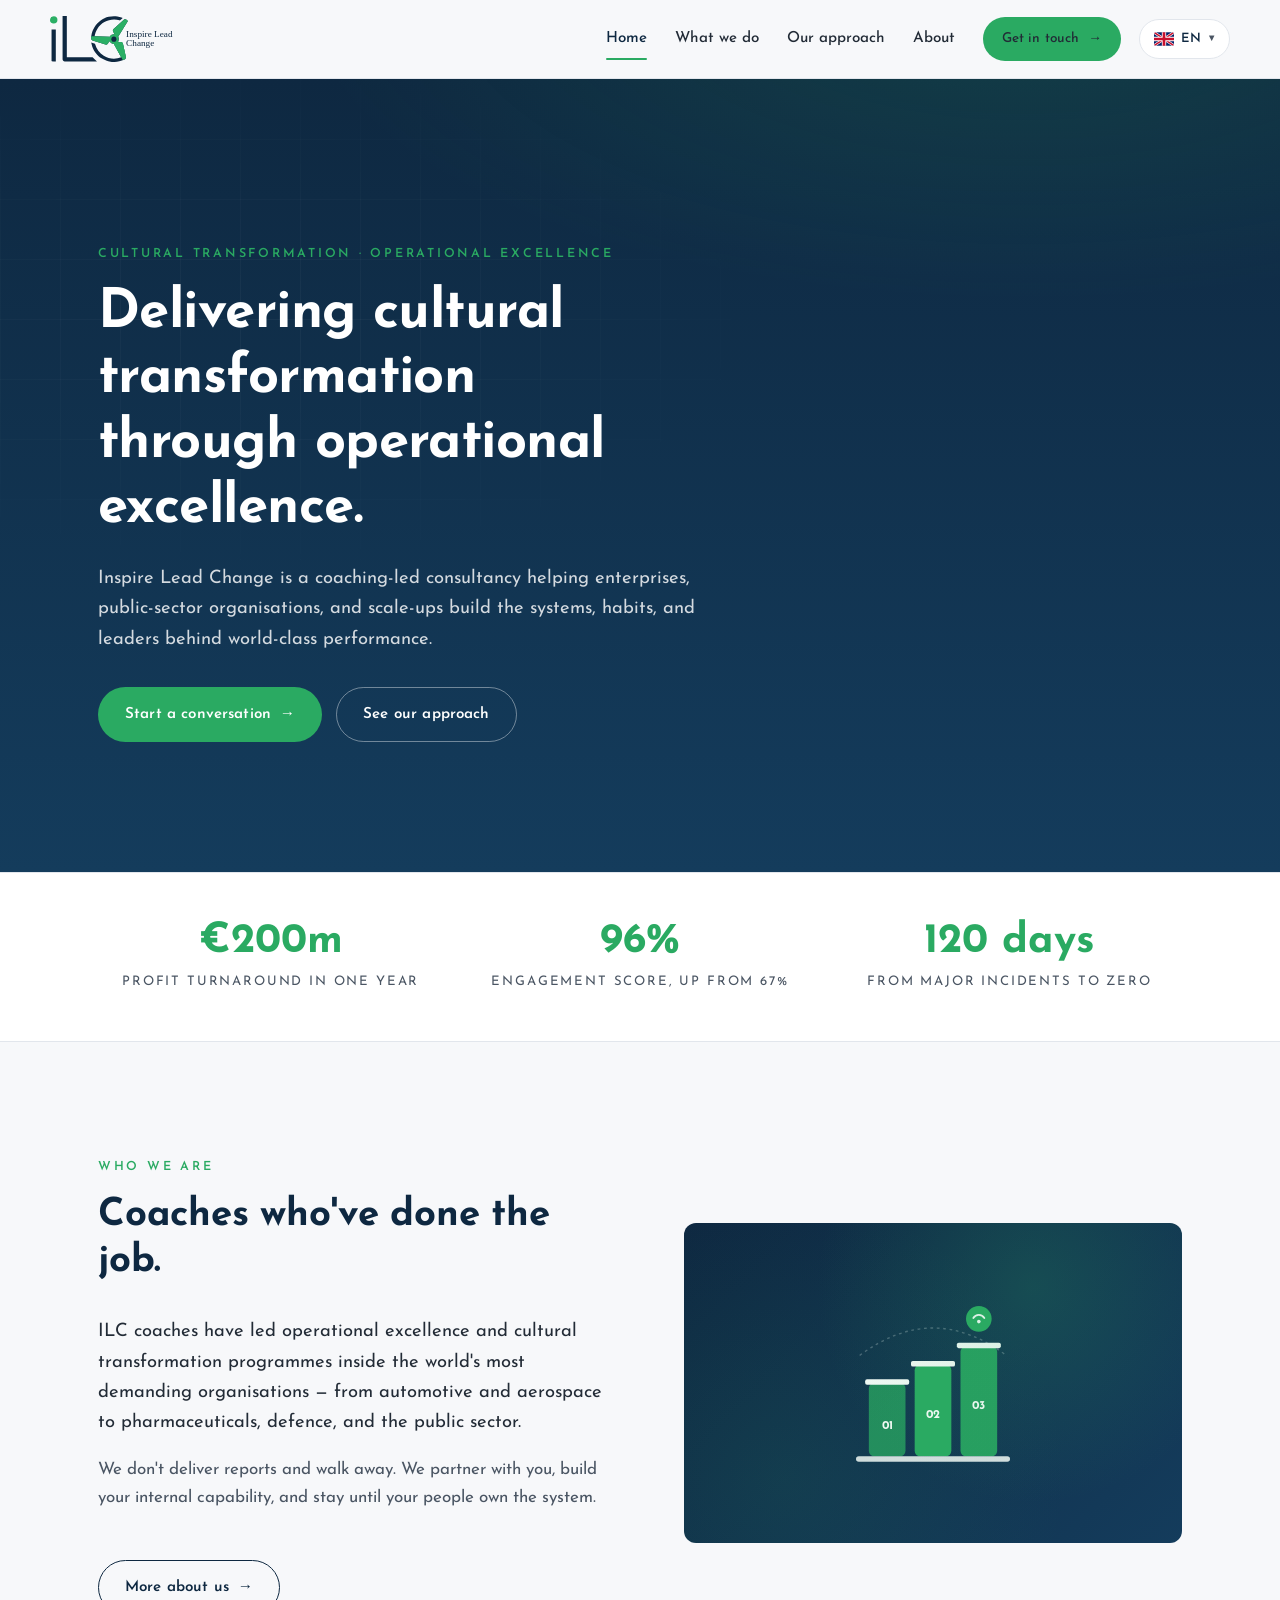
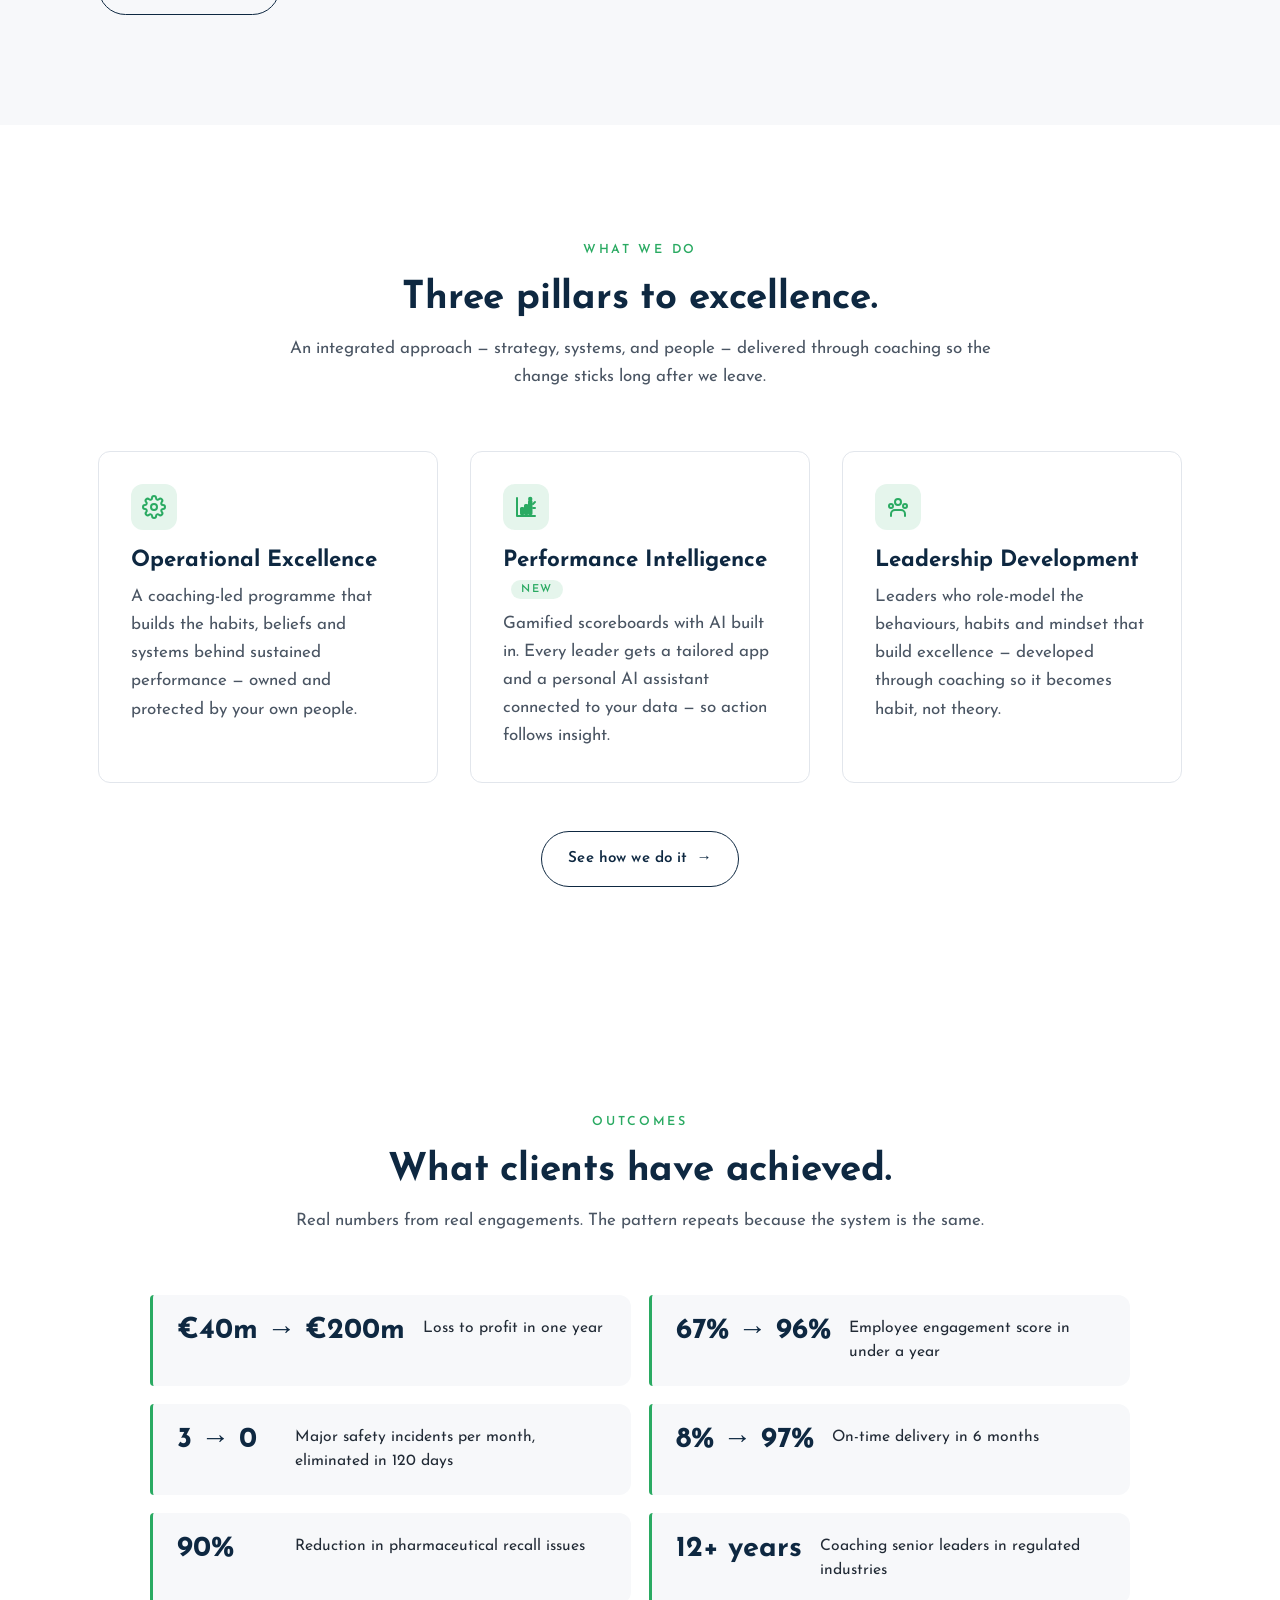
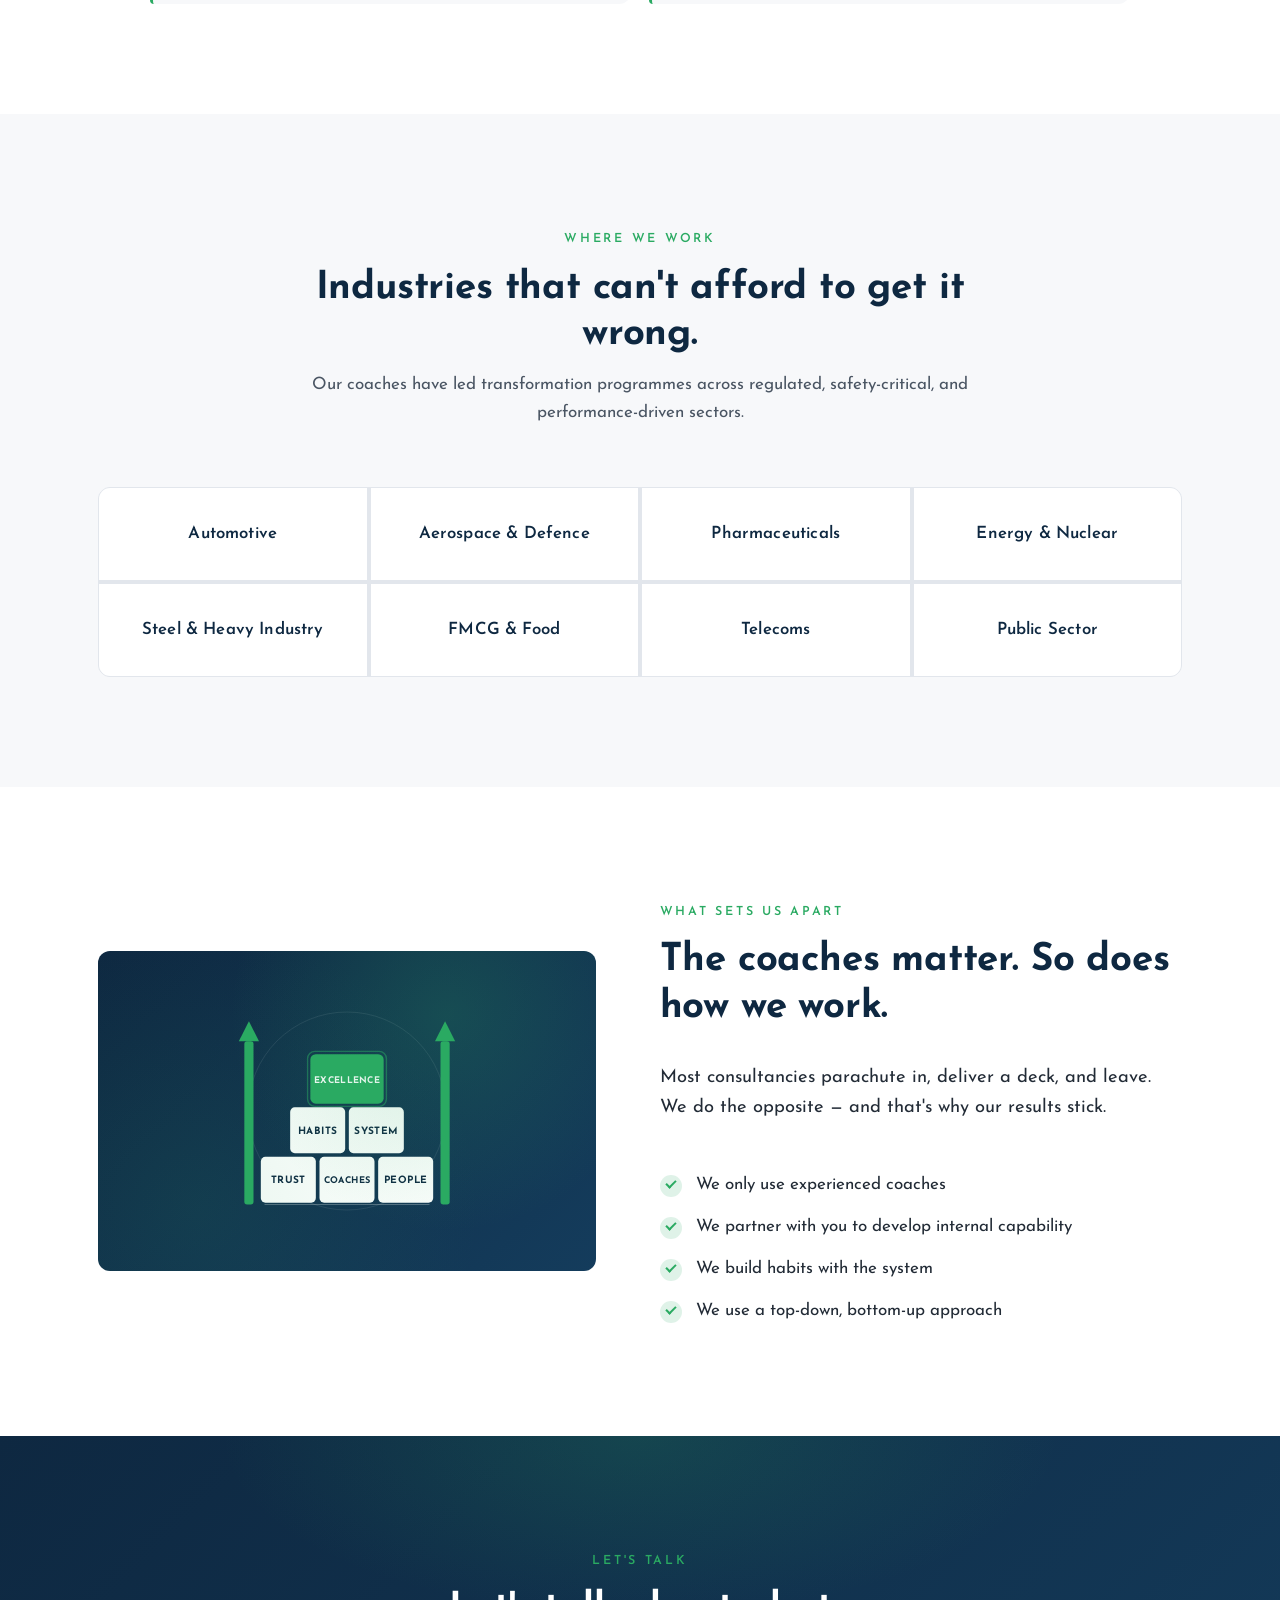
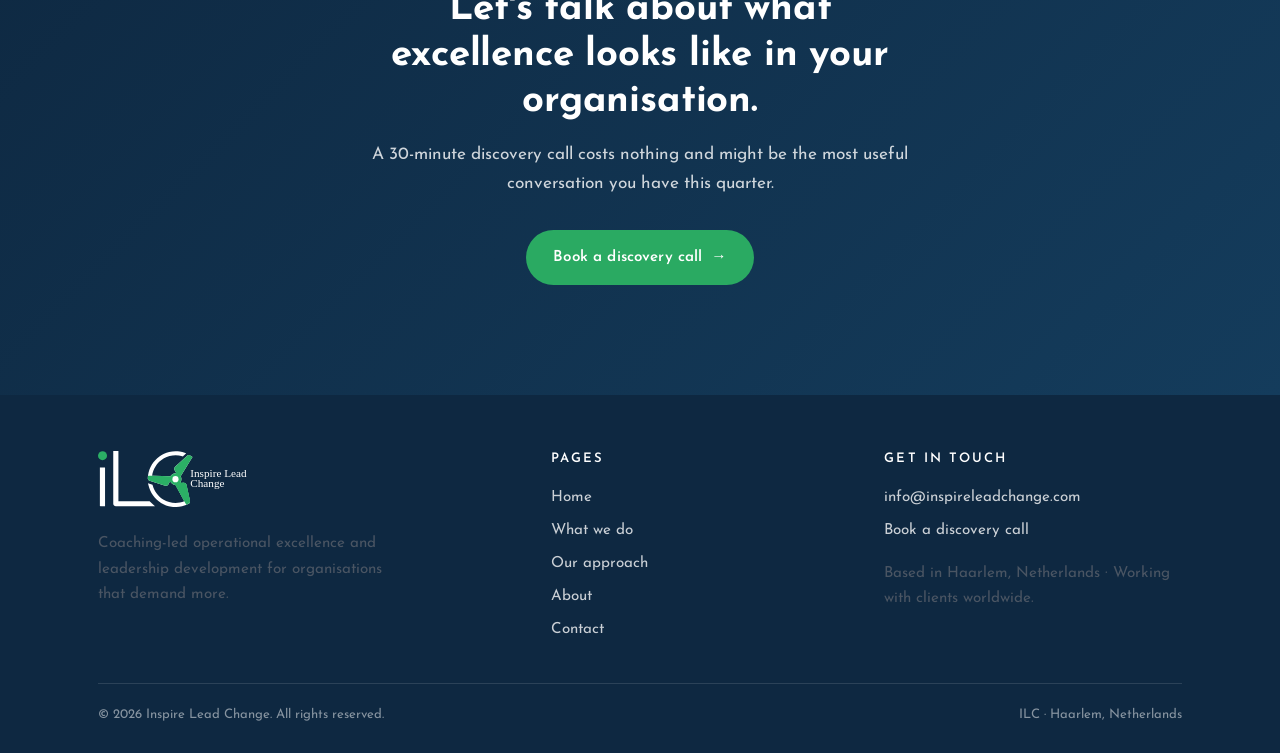
<file: index.html>
<!DOCTYPE html>
<html lang="en">
<head>
<meta charset="UTF-8">
<meta name="viewport" content="width=device-width, initial-scale=1.0">
<title data-i18n="home.meta.title">Inspire Lead Change — Cultural transformation through operational excellence</title>
<meta name="description" data-i18n-content="home.meta.desc" content="Inspire Lead Change (ILC) is a coaching-led consultancy helping enterprises, public-sector organisations, and scale-ups build the systems, habits, and leaders behind world-class operational performance.">
<meta name="theme-color" content="#0E2841">
<link rel="icon" type="image/svg+xml" href="assets/icon.svg">
<link rel="preconnect" href="https://fonts.googleapis.com">
<link rel="preconnect" href="https://fonts.gstatic.com" crossorigin>
<link href="https://fonts.googleapis.com/css2?family=Josefin+Sans:ital,wght@0,300;0,400;0,500;0,600;0,700;1,400&display=swap" rel="stylesheet">
<link rel="stylesheet" href="styles.css">
</head>
<body>

<!-- ============ HEADER ============ -->
<header class="site-header">
  <div class="container nav">
    <a href="index.html" class="brand" aria-label="Inspire Lead Change — Route to Excellence">
      <img class="brand-logo" src="assets/logo.svg" alt="Inspire Lead Change">
    </a>
    <nav class="nav-links" id="primary-nav">
      <a href="index.html" class="active" data-i18n="nav.home">Home</a>
      <a href="what-we-do.html" data-i18n="nav.what">What we do</a>
      <a href="our-approach.html" data-i18n="nav.approach">Our approach</a>
      <a href="about.html" data-i18n="nav.about">About</a>
      <a href="contact.html" class="btn btn-primary" data-i18n="nav.contact">Get in touch <span class="arrow">→</span></a>
    </nav>
    <div class="lang-switch">
      <button class="lang-btn" type="button" aria-haspopup="true" aria-expanded="false" aria-label="Change language" data-i18n-aria="lang.label">
        <span class="flag" aria-hidden="true"><svg viewBox="0 0 60 40" xmlns="http://www.w3.org/2000/svg" aria-hidden="true"><rect width="60" height="40" fill="#012169"/><path d="M0,0 L60,40 M60,0 L0,40" stroke="#fff" stroke-width="8"/><path d="M0,0 L60,40 M60,0 L0,40" stroke="#C8102E" stroke-width="4.5"/><path d="M30,0 V40 M0,20 H60" stroke="#fff" stroke-width="13"/><path d="M30,0 V40 M0,20 H60" stroke="#C8102E" stroke-width="8"/></svg></span>
        <span class="code">EN</span>
        <span class="caret">▾</span>
      </button>
      <div class="lang-menu" role="menu">
        <button type="button" data-lang="en" aria-current="true">English</button>
        <button type="button" data-lang="nl">Nederlands</button>
        <button type="button" data-lang="de">Deutsch</button>
        <button type="button" data-lang="fr">Français</button>
      </div>
    </div>
    <button class="nav-toggle" aria-expanded="false" aria-controls="primary-nav" aria-label="Open menu" data-i18n-aria="nav.menu">
      <span></span><span></span><span></span>
    </button>
  </div>
</header>

<!-- ============ HERO ============ -->
<section class="hero">
  <div class="container">
    <span class="eyebrow" data-i18n="hero.eyebrow">Cultural transformation · Operational excellence</span>
    <h1 data-i18n="hero.title">Delivering cultural transformation through operational excellence.</h1>
    <p data-i18n="hero.sub">Inspire Lead Change is a coaching-led consultancy helping enterprises, public-sector organisations, and scale-ups build the systems, habits, and leaders behind world-class performance.</p>
    <div class="cta-row">
      <a href="contact.html" class="btn btn-primary" data-i18n="hero.cta1">Start a conversation <span class="arrow">→</span></a>
      <a href="our-approach.html" class="btn btn-ghost" data-i18n="hero.cta2">See our approach</a>
    </div>
  </div>
</section>

<!-- ============ STAT BAR ============ -->
<section class="stat-bar" style="padding: 48px 0;">
  <div class="container">
    <div class="row">
      <div>
        <div class="num">€200m</div>
        <span class="lbl" data-i18n="stats.1">Profit turnaround in one year</span>
      </div>
      <div>
        <div class="num">96%</div>
        <span class="lbl" data-i18n="stats.2">Engagement score, up from 67%</span>
      </div>
      <div>
        <div class="num" data-i18n="stats.3num">120 days</div>
        <span class="lbl" data-i18n="stats.3">From major incidents to zero</span>
      </div>
    </div>
  </div>
</section>

<!-- ============ WHO WE ARE ============ -->
<section>
  <div class="container split">
    <div>
      <span class="eyebrow" data-i18n="who.eyebrow">Who we are</span>
      <h2 data-i18n="who.title">Coaches who've done the job.</h2>
      <p class="lead mt-2" data-i18n="who.lead">ILC coaches have led operational excellence and cultural transformation programmes inside the world's most demanding organisations — from automotive and aerospace to pharmaceuticals, defence, and the public sector.</p>
      <p data-i18n="who.p">We don't deliver reports and walk away. We partner with you, build your internal capability, and stay until your people own the system.</p>
      <div class="mt-3">
        <a href="about.html" class="btn btn-outline" data-i18n="who.btn">More about us <span class="arrow">→</span></a>
      </div>
    </div>
    <div class="illustration">
      <!-- Three connected pillars — the ILC system -->
      <svg viewBox="0 0 240 240" width="220" height="220" aria-hidden="true" xmlns="http://www.w3.org/2000/svg">
        <!-- Background arc connecting all three pillars -->
        <path d="M40 90 Q120 30 200 90" fill="none" stroke="rgba(255,255,255,.25)" stroke-width="1.5" stroke-dasharray="3 4"/>
        <!-- Three pillar columns (different heights, rising) -->
        <g>
          <rect x="50"  y="120" width="40" height="80"  rx="6" fill="#2AAA62" opacity=".75"/>
          <rect x="100" y="100" width="40" height="100" rx="6" fill="#2AAA62"/>
          <rect x="150" y="80"  width="40" height="120" rx="6" fill="#2AAA62" opacity=".9"/>
        </g>
        <!-- Pillar caps -->
        <g fill="#fff">
          <rect x="46"  y="116" width="48" height="6" rx="2"/>
          <rect x="96"  y="96"  width="48" height="6" rx="2"/>
          <rect x="146" y="76"  width="48" height="6" rx="2"/>
        </g>
        <!-- Floor / base line -->
        <rect x="36" y="200" width="168" height="6" rx="3" fill="rgba(255,255,255,.85)"/>
        <!-- Pillar number labels -->
        <g font-family="'Josefin Sans', sans-serif" font-weight="700" font-size="13" fill="#fff" text-anchor="middle">
          <text x="70"  y="170">01</text>
          <text x="120" y="158">02</text>
          <text x="170" y="148">03</text>
        </g>
        <!-- Small ILC mark above the tallest pillar -->
        <g transform="translate(170, 50)">
          <circle r="14" fill="#2AAA62"/>
          <path d="M-6 -1 A 7 7 0 0 1 6 -1" fill="none" stroke="#fff" stroke-width="2" stroke-linecap="round"/>
          <circle cx="0" cy="3" r="2" fill="#fff"/>
        </g>
      </svg>
    </div>
  </div>
</section>

<!-- ============ WHAT WE DO ============ -->
<section class="bg-white">
  <div class="container">
    <div class="section-head">
      <span class="eyebrow" data-i18n="nav.what">What we do</span>
      <h2 data-i18n="wwd.title">Three pillars to excellence.</h2>
      <p data-i18n="wwd.sub">An integrated approach — strategy, systems, and people — delivered through coaching so the change sticks long after we leave.</p>
    </div>
    <div class="grid grid-3">
      <!-- PILLAR 1: Operational Excellence -->
      <article class="card">
        <div class="icon">
          <!-- Gear with up-arrow and check -->
          <svg width="24" height="24" viewBox="0 0 24 24" fill="none" stroke="currentColor" stroke-width="2" stroke-linecap="round" stroke-linejoin="round" aria-hidden="true">
            <circle cx="12" cy="12" r="3"/>
            <path d="M19.4 15a1.65 1.65 0 0 0 .33 1.82l.06.06a2 2 0 0 1-2.83 2.83l-.06-.06a1.65 1.65 0 0 0-1.82-.33 1.65 1.65 0 0 0-1 1.51V21a2 2 0 0 1-4 0v-.09A1.65 1.65 0 0 0 9 19.4a1.65 1.65 0 0 0-1.82.33l-.06.06a2 2 0 0 1-2.83-2.83l.06-.06a1.65 1.65 0 0 0 .33-1.82 1.65 1.65 0 0 0-1.51-1H3a2 2 0 0 1 0-4h.09A1.65 1.65 0 0 0 4.6 9a1.65 1.65 0 0 0-.33-1.82l-.06-.06a2 2 0 0 1 2.83-2.83l.06.06a1.65 1.65 0 0 0 1.82.33H9a1.65 1.65 0 0 0 1-1.51V3a2 2 0 0 1 4 0v.09a1.65 1.65 0 0 0 1 1.51 1.65 1.65 0 0 0 1.82-.33l.06-.06a2 2 0 0 1 2.83 2.83l-.06.06a1.65 1.65 0 0 0-.33 1.82V9a1.65 1.65 0 0 0 1.51 1H21a2 2 0 0 1 0 4h-.09a1.65 1.65 0 0 0-1.51 1z"/>
          </svg>
        </div>
        <h3 data-i18n="pillar1.title">Operational Excellence</h3>
        <p data-i18n="pillar1.p">A coaching-led programme that builds the habits, beliefs and systems behind sustained performance — owned and protected by your own people.</p>
      </article>

      <!-- PILLAR 2: Performance Intelligence -->
      <article class="card">
        <div class="icon">
          <!-- Bar chart with AI sparkle / circuit nodes -->
          <svg width="24" height="24" viewBox="0 0 24 24" fill="none" stroke="currentColor" stroke-width="2" stroke-linecap="round" stroke-linejoin="round" aria-hidden="true">
            <path d="M3 3v18h18"/>
            <rect x="7"  y="13" width="2.5" height="6" rx="0.5" fill="currentColor"/>
            <rect x="11" y="10" width="2.5" height="9" rx="0.5" fill="currentColor"/>
            <rect x="15" y="6"  width="2.5" height="13" rx="0.5" fill="currentColor"/>
            <circle cx="16.25" cy="4" r="1.2" fill="currentColor"/>
            <path d="M19 9 L21 7"/>
            <path d="M19 13 L21 13"/>
          </svg>
        </div>
        <h3>Performance Intelligence <span class="badge" data-i18n="badge.new">New</span></h3>
        <p data-i18n="pillar2.p">Gamified scoreboards with AI built in. Every leader gets a tailored app and a personal AI assistant connected to your data — so action follows insight.</p>
      </article>

      <!-- PILLAR 3: Leadership Development -->
      <article class="card">
        <div class="icon">
          <!-- Leader + team -->
          <svg width="24" height="24" viewBox="0 0 24 24" fill="none" stroke="currentColor" stroke-width="2" stroke-linecap="round" stroke-linejoin="round" aria-hidden="true">
            <circle cx="12" cy="7" r="3"/>
            <path d="M5 21v-2a4 4 0 0 1 4-4h6a4 4 0 0 1 4 4v2"/>
            <circle cx="5"  cy="11" r="2"/>
            <circle cx="19" cy="11" r="2"/>
          </svg>
        </div>
        <h3 data-i18n="pillar3.title">Leadership Development</h3>
        <p data-i18n="pillar3.p">Leaders who role-model the behaviours, habits and mindset that build excellence — developed through coaching so it becomes habit, not theory.</p>
      </article>
    </div>
    <div class="center mt-3">
      <a href="what-we-do.html" class="btn btn-outline" data-i18n="wwd.btn">See how we do it <span class="arrow">→</span></a>
    </div>
  </div>
</section>

<!-- ============ OUTCOMES ============ -->
<section class="outcomes">
  <div class="container">
    <div class="section-head">
      <span class="eyebrow" data-i18n="outcomes.eyebrow">Outcomes</span>
      <h2 data-i18n="outcomes.title">What clients have achieved.</h2>
      <p data-i18n="outcomes.sub">Real numbers from real engagements. The pattern repeats because the system is the same.</p>
    </div>
    <div class="outcome-grid">
      <div class="outcome">
        <div class="big">€40m → €200m</div>
        <div class="desc" data-i18n="outcome.1">Loss to profit in one year</div>
      </div>
      <div class="outcome">
        <div class="big">67% → 96%</div>
        <div class="desc" data-i18n="outcome.2">Employee engagement score in under a year</div>
      </div>
      <div class="outcome">
        <div class="big">3 → 0</div>
        <div class="desc" data-i18n="outcome.3">Major safety incidents per month, eliminated in 120 days</div>
      </div>
      <div class="outcome">
        <div class="big">8% → 97%</div>
        <div class="desc" data-i18n="outcome.4">On-time delivery in 6 months</div>
      </div>
      <div class="outcome">
        <div class="big">90%</div>
        <div class="desc" data-i18n="outcome.5">Reduction in pharmaceutical recall issues</div>
      </div>
      <div class="outcome">
        <div class="big" data-i18n="outcome.6num">12+ years</div>
        <div class="desc" data-i18n="outcome.6">Coaching senior leaders in regulated industries</div>
      </div>
    </div>
  </div>
</section>

<!-- ============ INDUSTRIES ============ -->
<section class="logos">
  <div class="container">
    <div class="section-head">
      <span class="eyebrow" data-i18n="industries.eyebrow">Where we work</span>
      <h2 data-i18n="industries.title">Industries that can't afford to get it wrong.</h2>
      <p data-i18n="industries.sub">Our coaches have led transformation programmes across regulated, safety-critical, and performance-driven sectors.</p>
    </div>
    <div class="logo-wall">
      <div class="lg" data-i18n="sector.auto">Automotive</div>
      <div class="lg" data-i18n="sector.aero">Aerospace &amp; Defence</div>
      <div class="lg" data-i18n="sector.pharma">Pharmaceuticals</div>
      <div class="lg" data-i18n="sector.energy">Energy &amp; Nuclear</div>
      <div class="lg" data-i18n="sector.steel">Steel &amp; Heavy Industry</div>
      <div class="lg" data-i18n="sector.fmcg">FMCG &amp; Food</div>
      <div class="lg" data-i18n="sector.telecom">Telecoms</div>
      <div class="lg" data-i18n="sector.public">Public Sector</div>
    </div>
  </div>
</section>

<!-- ============ DIFFERENTIATORS ============ -->
<section class="bg-white">
  <div class="container split reverse">
    <div class="illustration">
      <!-- Pyramid of blocks with upward arrows: build to excellence -->
      <svg viewBox="0 0 240 240" width="220" height="220" aria-hidden="true" xmlns="http://www.w3.org/2000/svg">
        <!-- Soft background ring -->
        <circle cx="120" cy="120" r="108" fill="none" stroke="rgba(255,255,255,.10)" stroke-width="1"/>

        <!-- Two thick upward arrows flanking the pyramid -->
        <rect x="8" y="44" width="10" height="178" rx="3" fill="#2AAA62"/><path d="M2 44 L24 44 L13 22 Z" fill="#2AAA62"/>
        <rect x="222" y="44" width="10" height="178" rx="3" fill="#2AAA62"/><path d="M216 44 L238 44 L227 22 Z" fill="#2AAA62"/>

        <!-- Bottom row -->
        <rect x="26.0" y="170" width="60" height="50" rx="5" fill="#fff"/><text x="56.0" y="199.0" text-anchor="middle" font-family="'Josefin Sans', sans-serif" font-weight="700" font-size="11" letter-spacing="0.4" fill="#0E2841" data-i18n="svg.trust" data-i18n-fit="54">TRUST</text><rect x="90.0" y="170" width="60" height="50" rx="5" fill="#fff"/><text x="120.0" y="198.6" text-anchor="middle" font-family="'Josefin Sans', sans-serif" font-weight="700" font-size="10" letter-spacing="0.4" fill="#0E2841" data-i18n="svg.coaches" data-i18n-fit="54">COACHES</text><rect x="154.0" y="170" width="60" height="50" rx="5" fill="#fff"/><text x="184.0" y="199.0" text-anchor="middle" font-family="'Josefin Sans', sans-serif" font-weight="700" font-size="11" letter-spacing="0.4" fill="#0E2841" data-i18n="svg.people" data-i18n-fit="54">PEOPLE</text>

        <!-- Middle row -->
        <rect x="58.0" y="116" width="60" height="50" rx="5" fill="#fff"/><text x="88.0" y="145.0" text-anchor="middle" font-family="'Josefin Sans', sans-serif" font-weight="700" font-size="11" letter-spacing="0.4" fill="#0E2841" data-i18n="svg.habits" data-i18n-fit="54">HABITS</text><rect x="122.0" y="116" width="60" height="50" rx="5" fill="#fff"/><text x="152.0" y="145.0" text-anchor="middle" font-family="'Josefin Sans', sans-serif" font-weight="700" font-size="11" letter-spacing="0.4" fill="#0E2841" data-i18n="svg.system" data-i18n-fit="54">SYSTEM</text>

        <!-- Top block — the outcome -->
        <rect x="77" y="55" width="86" height="60" rx="8" fill="none" stroke="rgba(42,170,98,.5)" stroke-width="1.5"/><rect x="80" y="58" width="80" height="54" rx="6" fill="#2AAA62"/><text x="120" y="89.4" text-anchor="middle" font-family="'Josefin Sans', sans-serif" font-weight="700" font-size="10" letter-spacing="0.4" fill="#fff" data-i18n="svg.excellence" data-i18n-fit="72">EXCELLENCE</text>

        <!-- Baseline / surface -->
        <line x1="30" y1="222" x2="210" y2="222" stroke="rgba(255,255,255,.28)" stroke-width="1.2"/>
      </svg>
    </div>
    <div>
      <span class="eyebrow" data-i18n="diff.eyebrow">What sets us apart</span>
      <h2 data-i18n="diff.title">The coaches matter. So does how we work.</h2>
      <p class="lead mt-2" data-i18n="diff.lead">Most consultancies parachute in, deliver a deck, and leave. We do the opposite — and that's why our results stick.</p>
      <ul class="tick-list mt-3">
        <li data-i18n="diff.li1">We only use experienced coaches</li>
        <li data-i18n="diff.li2">We partner with you to develop internal capability</li>
        <li data-i18n="diff.li3">We build habits with the system</li>
        <li data-i18n="diff.li4">We use a top-down, bottom-up approach</li>
      </ul>
    </div>
  </div>
</section>

<!-- ============ CTA BAND ============ -->
<section class="cta-band">
  <div class="container">
    <span class="eyebrow" data-i18n="cta.eyebrow">Let's talk</span>
    <h2 data-i18n="home.cta.title">Let's talk about what excellence looks like in your organisation.</h2>
    <p data-i18n="home.cta.sub">A 30-minute discovery call costs nothing and might be the most useful conversation you have this quarter.</p>
    <a href="contact.html" class="btn btn-primary" data-i18n="btn.book">Book a discovery call <span class="arrow">→</span></a>
  </div>
</section>

<!-- ============ FOOTER ============ -->
<footer class="site-footer">
  <div class="container">
    <div class="row">
      <div>
        <div class="brand">
          <img class="brand-logo" src="assets/logo-light.svg" alt="Inspire Lead Change">
        </div>
        <p class="tag" data-i18n="footer.tagline">Coaching-led operational excellence and leadership development for organisations that demand more.</p>
      </div>
      <div>
        <h4 data-i18n="footer.pages">Pages</h4>
        <a href="index.html" data-i18n="nav.home">Home</a>
        <a href="what-we-do.html" data-i18n="nav.what">What we do</a>
        <a href="our-approach.html" data-i18n="nav.approach">Our approach</a>
        <a href="about.html" data-i18n="nav.about">About</a>
        <a href="contact.html" data-i18n="footer.contactlink">Contact</a>
      </div>
      <div>
        <h4 data-i18n="footer.get">Get in touch</h4>
        <a href="mailto:info@inspireleadchange.com">info@inspireleadchange.com</a>
        <a href="contact.html" data-i18n="footer.book">Book a discovery call</a>
        <p class="tag" style="margin-top: 14px;" data-i18n="footer.based">Based in Haarlem, Netherlands · Working with clients worldwide.</p>
      </div>
    </div>
    <div class="legal">
      <span data-i18n="footer.rights">© <span id="year"></span> Inspire Lead Change. All rights reserved.</span>
      <span data-i18n="footer.loc">ILC · Haarlem, Netherlands</span>
    </div>
  </div>
</footer>

<script src="translations.js?v=2"></script>
<script src="script.js?v=2"></script>
</body>
</html>
</file>
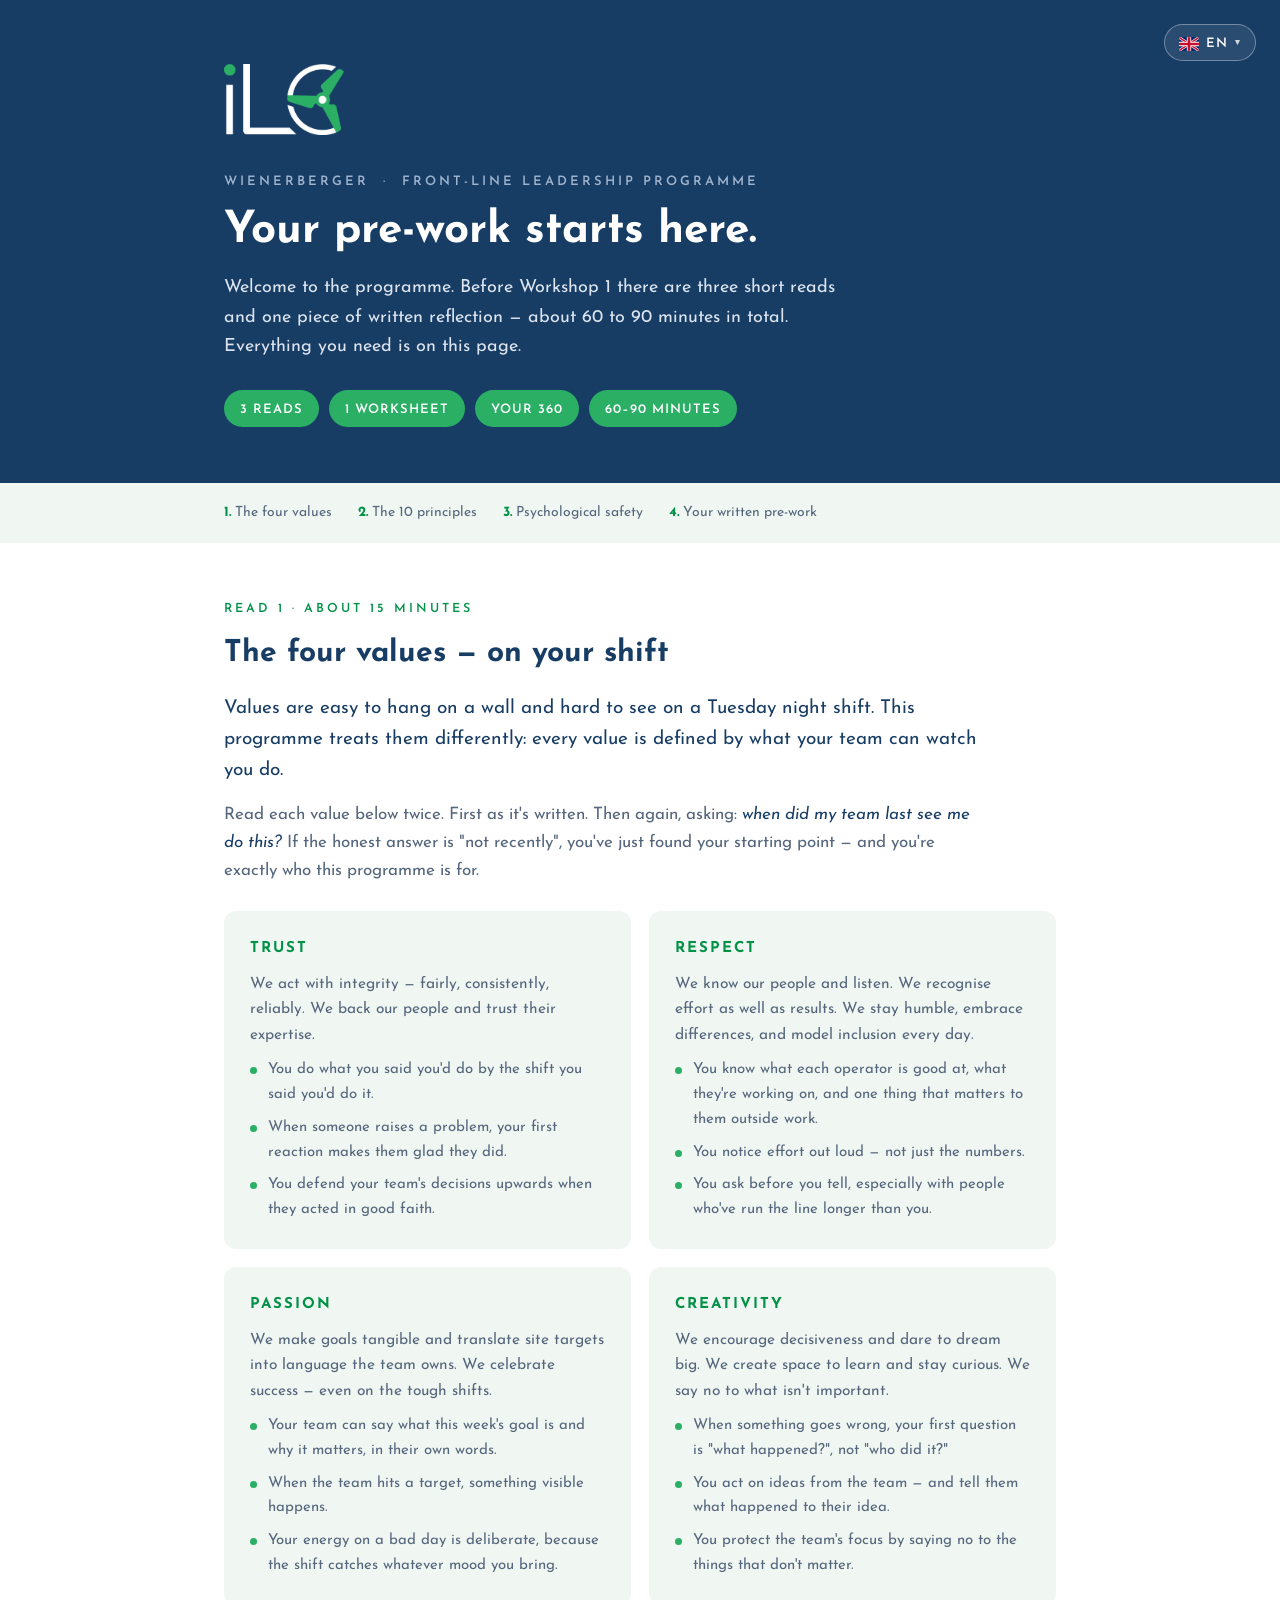
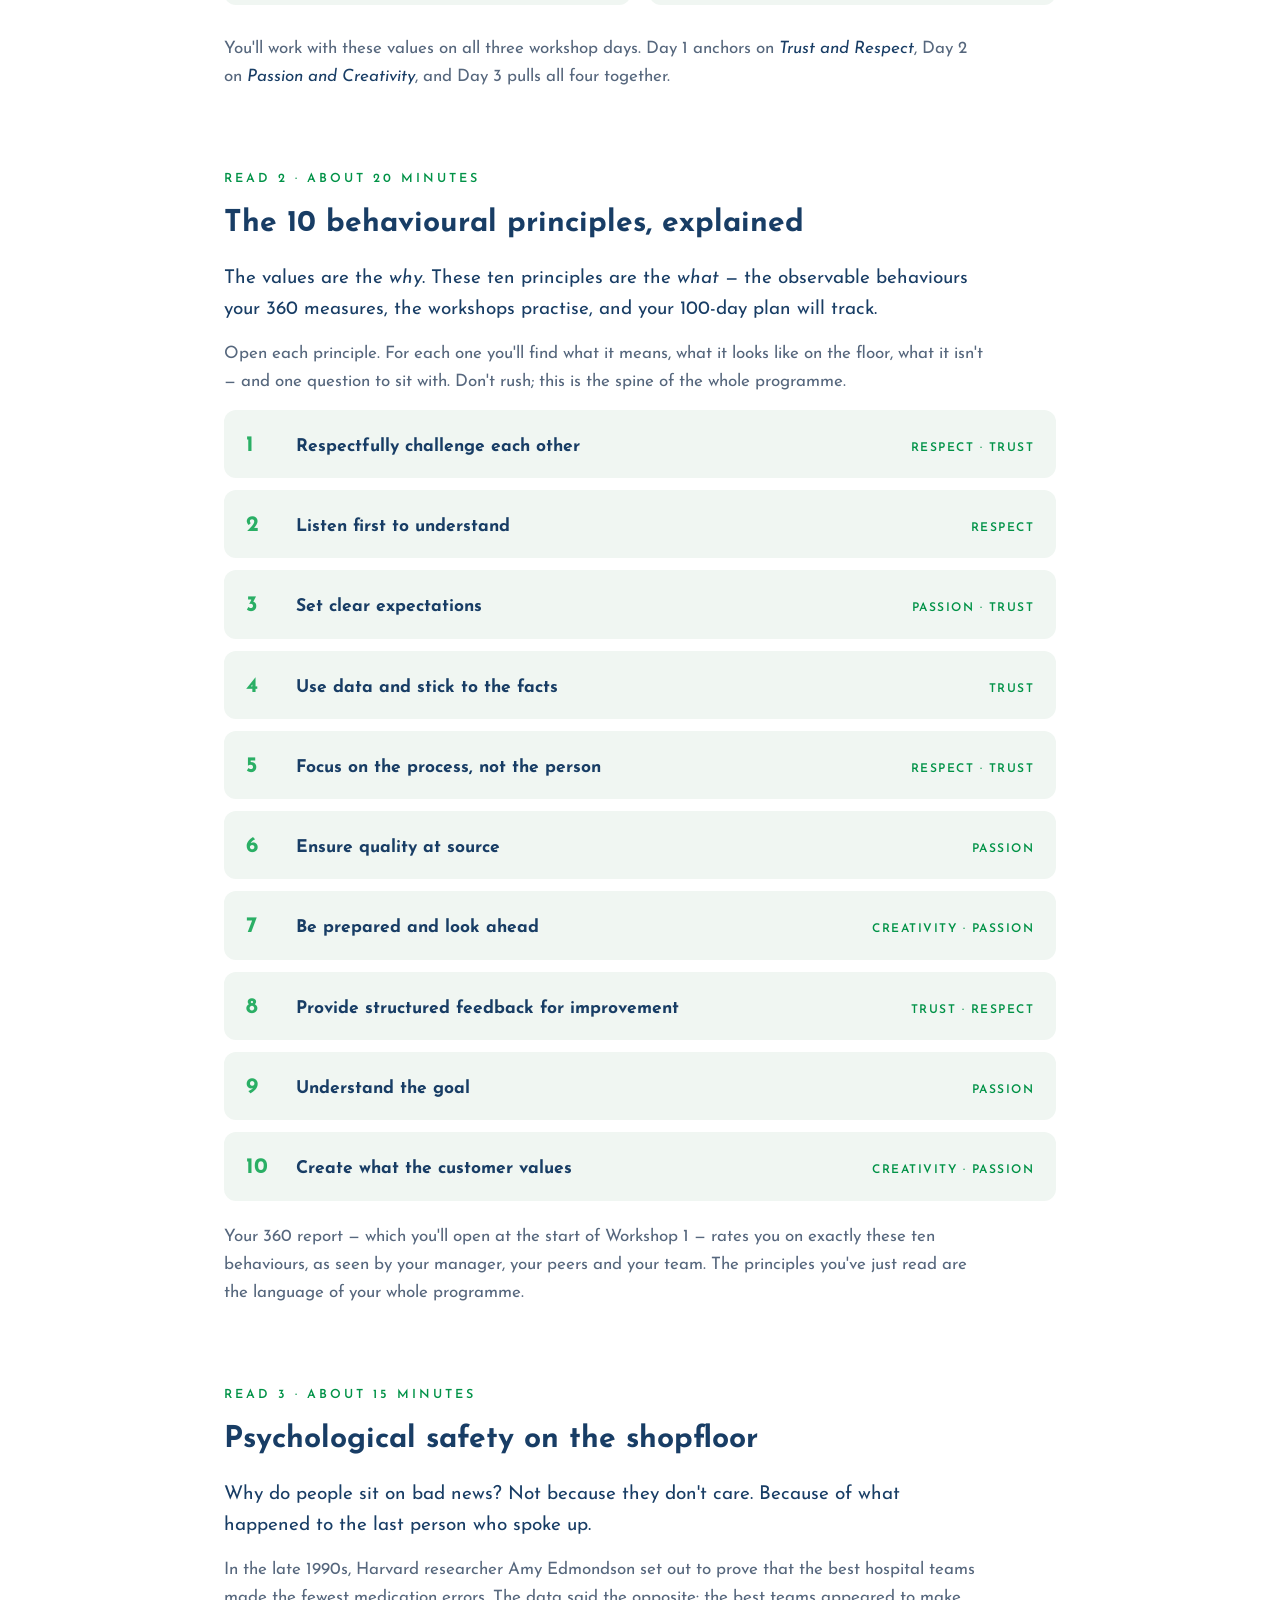
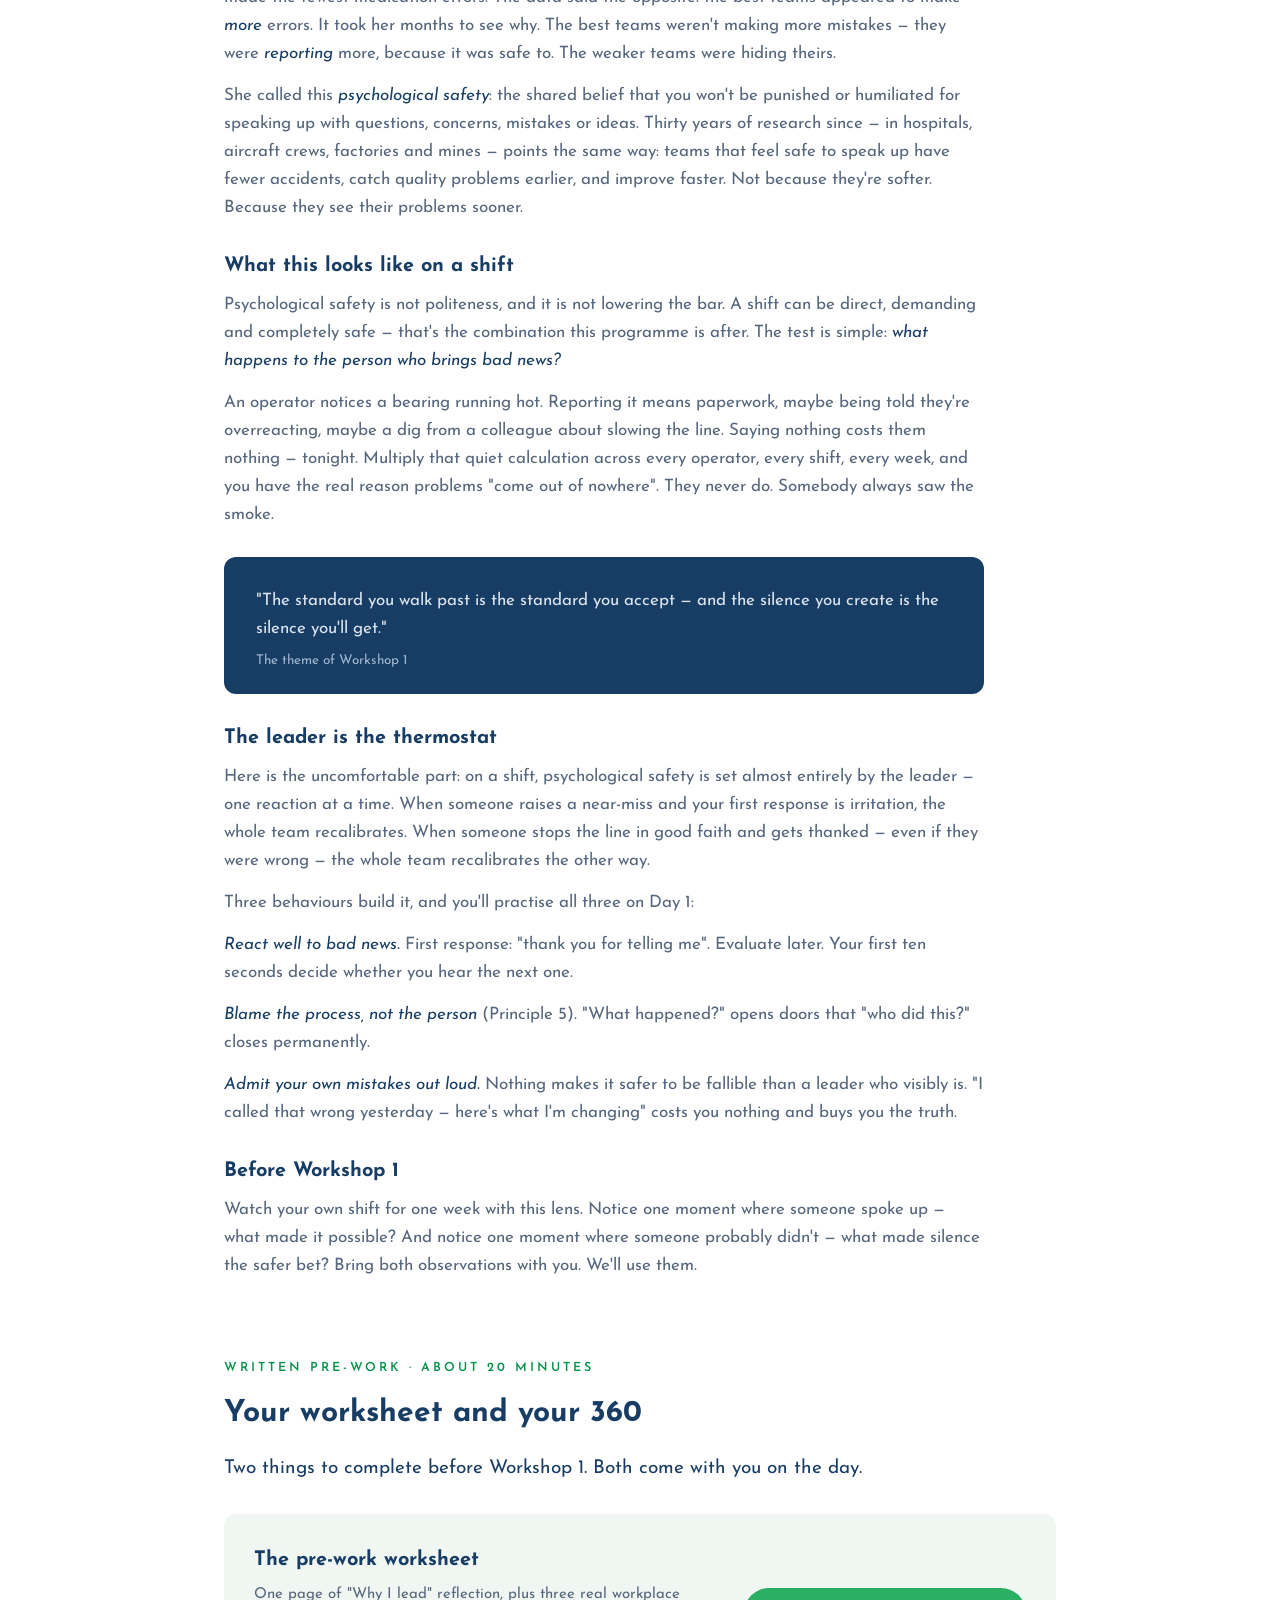
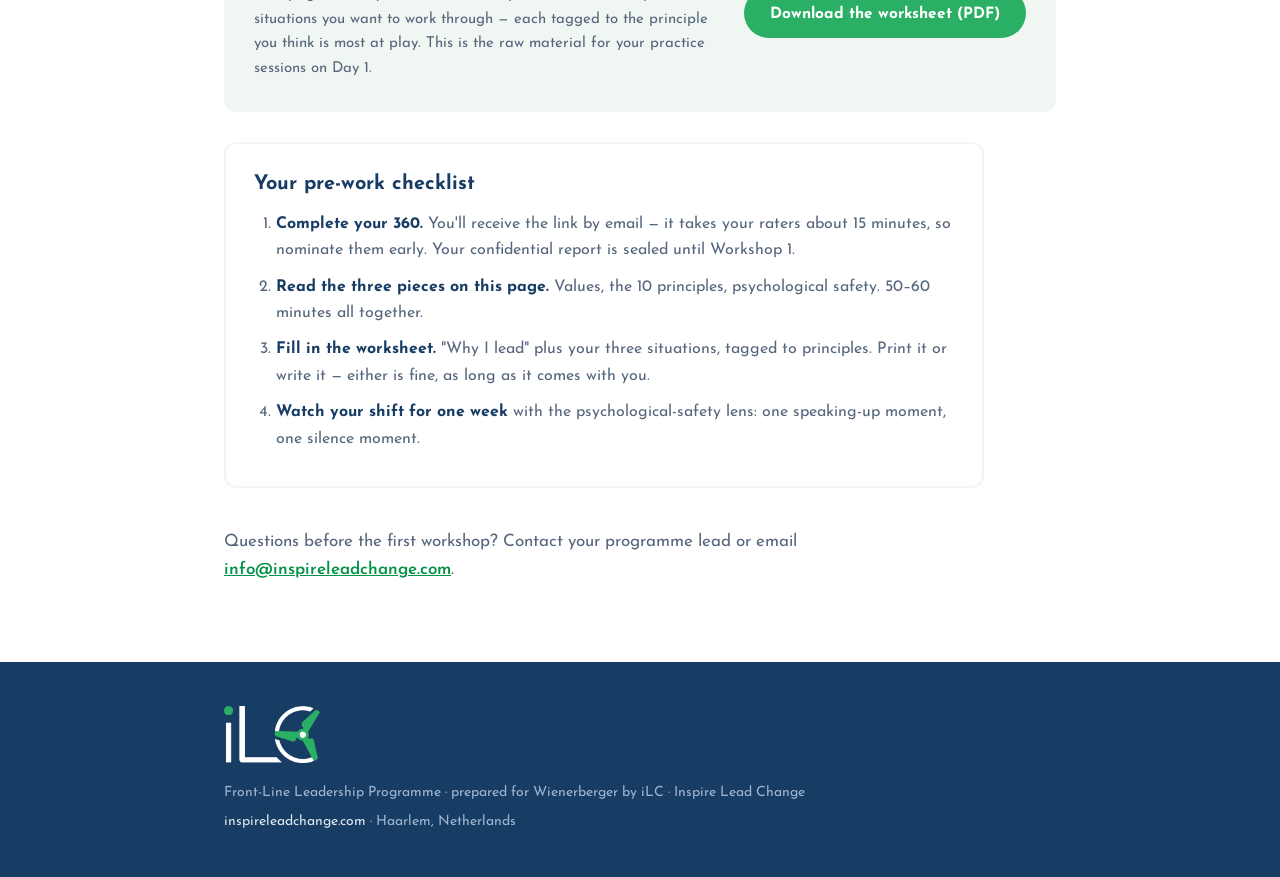
<file: flp-wienerberger/index.html>
<!DOCTYPE html>
<html lang="en-GB">
<head>
<meta charset="utf-8">
<meta name="viewport" content="width=device-width, initial-scale=1.0">
<meta name="robots" content="noindex, nofollow">
<meta name="theme-color" content="#183D65">
<title data-i18n="title">Front-Line Leadership Programme — Pre-work | Inspire Lead Change</title>
<link rel="preconnect" href="https://fonts.googleapis.com">
<link rel="preconnect" href="https://fonts.gstatic.com" crossorigin>
<link href="https://fonts.googleapis.com/css2?family=Josefin+Sans:ital,wght@0,400;0,600;0,700;1,400&display=swap" rel="stylesheet">
<style>
  :root{
    --navy:#183D65; --green:#2AAF65; --green2:#019247;
    --mute:#56677D; --mist:#F0F6F2; --steel:#9FB4CE; --light:#DCE5EF;
  }
  *{margin:0;padding:0;box-sizing:border-box}
  body{font-family:'Josefin Sans',sans-serif;color:var(--navy);background:#fff;line-height:1.65;font-size:17px}
  .wrap{max-width:880px;margin:0 auto;padding:0 24px}

  header{background:var(--navy);color:#fff;padding:64px 0 56px;position:relative}
  header img.logo{width:120px;display:block;margin-bottom:36px}
  .kicker{font-size:13px;letter-spacing:3px;text-transform:uppercase;color:var(--steel);font-weight:600;margin-bottom:14px}
  header h1{font-size:clamp(30px,5vw,44px);font-weight:700;line-height:1.15;margin-bottom:16px}
  header p.sub{color:var(--light);max-width:620px;font-size:18px}
  .chips{margin-top:28px;display:flex;flex-wrap:wrap;gap:10px}
  .chip{background:var(--green);color:#fff;font-weight:600;font-size:13px;letter-spacing:1px;padding:9px 16px 7px;border-radius:999px}

  /* Language switcher */
  .lang-switch{position:absolute;top:24px;right:24px;z-index:20}
  .lang-btn{display:inline-flex;align-items:center;gap:7px;background:rgba(255,255,255,.08);border:1px solid rgba(255,255,255,.35);color:#fff;border-radius:999px;padding:8px 14px 6px;font:inherit;font-weight:600;font-size:13px;letter-spacing:1px;cursor:pointer;transition:border-color .2s}
  .lang-btn:hover{border-color:#fff}
  .lang-switch .flag{display:inline-flex;width:20px;height:14px;border-radius:2.5px;overflow:hidden;flex-shrink:0;box-shadow:inset 0 0 0 1px rgba(0,0,0,.18)}
  .lang-switch .flag svg{width:100%;height:100%;display:block}
  .lang-btn .caret{font-size:9px;opacity:.8}
  .lang-menu{position:absolute;right:0;top:calc(100% + 8px);background:#fff;border-radius:10px;box-shadow:0 8px 30px rgba(24,61,101,.3);padding:6px;min-width:170px;display:none}
  .lang-switch[data-open="true"] .lang-menu{display:block}
  .lang-menu button{display:flex;width:100%;align-items:center;gap:10px;padding:9px 12px 7px;border:0;background:none;border-radius:7px;font:inherit;font-size:14.5px;color:var(--navy);cursor:pointer;text-align:left}
  .lang-menu button:hover{background:var(--mist)}
  .lang-menu button[aria-current="true"]{color:var(--green2);font-weight:700}
  .lang-menu button[aria-current="true"]::after{content:'✓';margin-left:auto;color:var(--green)}

  .bar{background:var(--mist);padding:18px 0}
  .bar .wrap{display:flex;flex-wrap:wrap;gap:8px 26px;font-size:14px;color:var(--mute)}
  .bar b{color:var(--green2)}

  section{padding:56px 0 8px}
  .eyebrow{font-size:12.5px;letter-spacing:3px;text-transform:uppercase;color:var(--green2);font-weight:600;margin-bottom:10px}
  h2{font-size:30px;font-weight:700;margin-bottom:14px}
  h3{font-size:20px;font-weight:700;margin:28px 0 8px}
  p{color:var(--mute);margin-bottom:14px;max-width:760px}
  p.lead{font-size:19px;color:var(--navy)}
  em{color:var(--navy)}

  .values{display:grid;grid-template-columns:repeat(auto-fit,minmax(300px,1fr));gap:18px;margin:26px 0 30px}
  .vcard{background:var(--mist);border-radius:12px;padding:26px 26px 18px}
  .vcard h4{color:var(--green2);letter-spacing:2px;font-size:15px;margin-bottom:10px}
  .vcard p{font-size:15.5px;margin-bottom:10px}
  .vcard ul{list-style:none;margin:0 0 8px}
  .vcard li{font-size:15px;color:var(--mute);padding-left:18px;position:relative;margin-bottom:8px}
  .vcard li::before{content:"";position:absolute;left:0;top:9px;width:7px;height:7px;border-radius:50%;background:var(--green)}

  details{background:var(--mist);border-radius:12px;margin-bottom:12px;overflow:hidden}
  summary{cursor:pointer;display:flex;align-items:baseline;gap:16px;padding:18px 22px 14px;font-weight:700;font-size:17.5px;list-style:none}
  summary::-webkit-details-marker{display:none}
  summary .num{color:var(--green);font-size:22px;font-weight:700;min-width:34px}
  summary .val{margin-left:auto;font-size:12px;letter-spacing:1.5px;color:var(--green2);font-weight:600;text-transform:uppercase;white-space:nowrap}
  details .body{padding:0 22px 18px 72px}
  details .body p{font-size:15.5px;margin-bottom:10px}
  details .body .q{border-left:none;background:#fff;border-radius:8px;padding:12px 16px 8px;font-size:15px;color:var(--navy);font-style:italic}
  @media(max-width:600px){details .body{padding-left:22px}}

  .quote{background:var(--navy);color:#fff;border-radius:12px;padding:30px 32px 22px;margin:28px 0;max-width:760px}
  .quote p{color:var(--light);margin-bottom:6px;font-size:17px}
  .quote .who{color:var(--steel);font-size:13.5px}

  .cta{background:var(--mist);border-radius:12px;padding:30px;margin:30px 0;display:flex;flex-wrap:wrap;align-items:center;gap:20px}
  .cta div{flex:1;min-width:260px}
  .cta h3{margin:0 0 6px}
  .cta p{margin:0;font-size:15px}
  .btn{display:inline-block;background:var(--green);color:#fff;font-weight:700;text-decoration:none;padding:14px 26px 11px;border-radius:999px;font-size:15.5px;white-space:nowrap}
  .btn:hover{background:var(--green2)}

  .check{background:#fff;border:2px solid var(--mist);border-radius:12px;padding:24px 28px;margin:26px 0 40px;max-width:760px}
  .check h3{margin-top:0}
  .check ol{margin:10px 0 6px 22px}
  .check li{color:var(--mute);margin-bottom:10px;font-size:16px}
  .check li b{color:var(--navy)}

  footer{background:var(--navy);color:var(--steel);padding:44px 0;margin-top:56px;font-size:14px}
  footer img{width:96px;display:block;margin-bottom:18px}
  footer a{color:var(--light);text-decoration:none}
</style>
</head>
<body>

<header>
  <div class="lang-switch">
    <button class="lang-btn" type="button" aria-haspopup="true" aria-expanded="false" aria-label="Change language">
      <span class="flag" aria-hidden="true"></span>
      <span class="code">EN</span>
      <span class="caret">▾</span>
    </button>
    <div class="lang-menu" role="menu">
      <button type="button" data-lang="en" aria-current="true">English</button>
      <button type="button" data-lang="nl">Nederlands</button>
      <button type="button" data-lang="de">Deutsch</button>
      <button type="button" data-lang="pl">Polski</button>
      <button type="button" data-lang="fr">Français</button>
    </div>
  </div>
  <div class="wrap">
    <img class="logo" src="assets/ilc_logo_reverse.png" alt="iLC — Inspire Lead Change">
    <div class="kicker">Wienerberger &nbsp;·&nbsp; Front-Line Leadership Programme</div>
    <h1 data-i18n="hdr.h1">Your pre-work starts here.</h1>
    <p class="sub" data-i18n="hdr.sub">Welcome to the programme. Before Workshop&nbsp;1 there are three short reads and one piece of written reflection — about 60 to 90 minutes in total. Everything you need is on this page.</p>
    <div class="chips">
      <span class="chip" data-i18n="chip1">3 READS</span>
      <span class="chip" data-i18n="chip2">1 WORKSHEET</span>
      <span class="chip" data-i18n="chip3">YOUR 360</span>
      <span class="chip" data-i18n="chip4">60–90 MINUTES</span>
    </div>
  </div>
</header>

<div class="bar">
  <div class="wrap">
    <span data-i18n="bar1"><b>1.</b> The four values</span>
    <span data-i18n="bar2"><b>2.</b> The 10 principles</span>
    <span data-i18n="bar3"><b>3.</b> Psychological safety</span>
    <span data-i18n="bar4"><b>4.</b> Your written pre-work</span>
  </div>
</div>

<section id="values">
  <div class="wrap">
    <div class="eyebrow" data-i18n="v.eyebrow">Read 1 · About 15 minutes</div>
    <h2 data-i18n="v.h2">The four values — on your shift</h2>
    <p class="lead" data-i18n="v.lead">Values are easy to hang on a wall and hard to see on a Tuesday night shift. This programme treats them differently: every value is defined by what your team can watch you do.</p>
    <p data-i18n="v.p">Read each value below twice. First as it's written. Then again, asking: <em>when did my team last see me do this?</em> If the honest answer is "not recently", you've just found your starting point — and you're exactly who this programme is for.</p>

    <div class="values">
      <div class="vcard">
        <h4 data-i18n="v1.h">TRUST</h4>
        <p data-i18n="v1.p">We act with integrity — fairly, consistently, reliably. We back our people and trust their expertise.</p>
        <ul>
          <li data-i18n="v1.l1">You do what you said you'd do by the shift you said you'd do it.</li>
          <li data-i18n="v1.l2">When someone raises a problem, your first reaction makes them glad they did.</li>
          <li data-i18n="v1.l3">You defend your team's decisions upwards when they acted in good faith.</li>
        </ul>
      </div>
      <div class="vcard">
        <h4 data-i18n="v2.h">RESPECT</h4>
        <p data-i18n="v2.p">We know our people and listen. We recognise effort as well as results. We stay humble, embrace differences, and model inclusion every day.</p>
        <ul>
          <li data-i18n="v2.l1">You know what each operator is good at, what they're working on, and one thing that matters to them outside work.</li>
          <li data-i18n="v2.l2">You notice effort out loud — not just the numbers.</li>
          <li data-i18n="v2.l3">You ask before you tell, especially with people who've run the line longer than you.</li>
        </ul>
      </div>
      <div class="vcard">
        <h4 data-i18n="v3.h">PASSION</h4>
        <p data-i18n="v3.p">We make goals tangible and translate site targets into language the team owns. We celebrate success — even on the tough shifts.</p>
        <ul>
          <li data-i18n="v3.l1">Your team can say what this week's goal is and why it matters, in their own words.</li>
          <li data-i18n="v3.l2">When the team hits a target, something visible happens.</li>
          <li data-i18n="v3.l3">Your energy on a bad day is deliberate, because the shift catches whatever mood you bring.</li>
        </ul>
      </div>
      <div class="vcard">
        <h4 data-i18n="v4.h">CREATIVITY</h4>
        <p data-i18n="v4.p">We encourage decisiveness and dare to dream big. We create space to learn and stay curious. We say no to what isn't important.</p>
        <ul>
          <li data-i18n="v4.l1">When something goes wrong, your first question is "what happened?", not "who did it?"</li>
          <li data-i18n="v4.l2">You act on ideas from the team — and tell them what happened to their idea.</li>
          <li data-i18n="v4.l3">You protect the team's focus by saying no to the things that don't matter.</li>
        </ul>
      </div>
    </div>
    <p data-i18n="v.close">You'll work with these values on all three workshop days. Day 1 anchors on <em>Trust and Respect</em>, Day 2 on <em>Passion and Creativity</em>, and Day 3 pulls all four together.</p>
  </div>
</section>

<section id="principles">
  <div class="wrap">
    <div class="eyebrow" data-i18n="pr.eyebrow">Read 2 · About 20 minutes</div>
    <h2 data-i18n="pr.h2">The 10 behavioural principles, explained</h2>
    <p class="lead" data-i18n="pr.lead">The values are the <em>why</em>. These ten principles are the <em>what</em> — the observable behaviours your 360 measures, the workshops practise, and your 100-day plan will track.</p>
    <p data-i18n="pr.p">Open each principle. For each one you'll find what it means, what it looks like on the floor, what it isn't — and one question to sit with. Don't rush; this is the spine of the whole programme.</p>

    <details>
      <summary><span class="num">1</span><span class="ttl" data-i18n="p1.t">Respectfully challenge each other</span><span class="val" data-i18n="p1.v">Respect · Trust</span></summary>
      <div class="body">
        <p data-i18n="p1.m"><em>What it means:</em> speaking up when something isn't right — a standard slipping, a risk being taken, a decision you disagree with — clearly and without damaging the relationship.</p>
        <p data-i18n="p1.f"><em>On the floor:</em> "Before we run this batch — the check sheet from nights isn't signed. Let's close that first." Said calmly, to anyone, regardless of rank or friendship.</p>
        <p data-i18n="p1.n"><em>What it isn't:</em> being harsh, scoring points, or the opposite — staying silent to keep the peace. Silence is also a choice, and it has consequences.</p>
        <p class="q" data-i18n="p1.q">When did you last see something not right and say nothing? What made silence feel safer?</p>
      </div>
    </details>

    <details>
      <summary><span class="num">2</span><span class="ttl" data-i18n="p2.t">Listen first to understand</span><span class="val" data-i18n="p2.v">Respect</span></summary>
      <div class="body">
        <p data-i18n="p2.m"><em>What it means:</em> listening to understand what the other person actually means — not waiting for your turn to speak, and not jumping straight to a fix.</p>
        <p data-i18n="p2.f"><em>On the floor:</em> a one-to-one where the operator talks more than you do. Asking "what else?" and counting to five before filling a silence.</p>
        <p data-i18n="p2.n"><em>What it isn't:</em> nodding while planning your answer. Fixing a problem the person didn't ask you to fix. Listening only when there's time — there never is; you make it.</p>
        <p class="q" data-i18n="p2.q">Who on your team do you know least well — and what would a real conversation with them look like?</p>
      </div>
    </details>

    <details>
      <summary><span class="num">3</span><span class="ttl" data-i18n="p3.t">Set clear expectations</span><span class="val" data-i18n="p3.v">Passion · Trust</span></summary>
      <div class="body">
        <p data-i18n="p3.m"><em>What it means:</em> people know exactly what's expected — behaviour, performance and safety — before they're held to it.</p>
        <p data-i18n="p3.f"><em>On the floor:</em> "Aisles clear, tools shadowed, checks signed by end of shift" instead of "keep the area tidy". The expectation answers: what, by when, to what standard, and how we'll both know.</p>
        <p data-i18n="p3.n"><em>What it isn't:</em> standards that exist only in your head. Holding someone to a rule nobody told them is a fairness problem, and teams feel it.</p>
        <p class="q" data-i18n="p3.q">Which of your expectations exists only in your head right now?</p>
      </div>
    </details>

    <details>
      <summary><span class="num">4</span><span class="ttl" data-i18n="p4.t">Use data and stick to the facts</span><span class="val" data-i18n="p4.v">Trust</span></summary>
      <div class="body">
        <p data-i18n="p4.m"><em>What it means:</em> conversations about performance, quality and problems run on evidence, not opinion or volume.</p>
        <p data-i18n="p4.f"><em>On the floor:</em> "Three of five handovers this week missed the material count" instead of "nights always leave us short". When you don't have the data, you say so — and go and get it.</p>
        <p data-i18n="p4.n"><em>What it isn't:</em> using data as a weapon to win arguments. Facts are for understanding problems together, not for beating people with charts.</p>
        <p class="q" data-i18n="p4.q">What data do you already have access to that you never use in team conversations?</p>
      </div>
    </details>

    <details>
      <summary><span class="num">5</span><span class="ttl" data-i18n="p5.t">Focus on the process, not the person</span><span class="val" data-i18n="p5.v">Respect · Trust</span></summary>
      <div class="body">
        <p data-i18n="p5.m"><em>What it means:</em> when something goes wrong, the first question is "where did the process let us down?" — not "whose fault is this?"</p>
        <p data-i18n="p5.f"><em>On the floor:</em> "The torque check was missed on three units — let's find out how" instead of "you're careless". Thanking the person who reports a near-miss, every time.</p>
        <p data-i18n="p5.n"><em>What it isn't:</em> nobody ever being accountable. It's the opposite: accountability goes up when blame goes down, because problems surface while they're still small.</p>
        <p class="q" data-i18n="p5.q">Think of the last blame moment on your shift. What did it teach people about reporting the next problem?</p>
      </div>
    </details>

    <details>
      <summary><span class="num">6</span><span class="ttl" data-i18n="p6.t">Ensure quality at source</span><span class="val" data-i18n="p6.v">Passion</span></summary>
      <div class="body">
        <p data-i18n="p6.m"><em>What it means:</em> quality is built in at every station, not inspected in at the end. The standard is owned where the work happens.</p>
        <p data-i18n="p6.f"><em>On the floor:</em> stopping the line when something's on the edge — and backing the person who stops it, even if they turn out to be wrong.</p>
        <p data-i18n="p6.n"><em>What it isn't:</em> "quality is the quality department's job", or passing a borderline batch downstream because the shift target is close.</p>
        <p class="q" data-i18n="p6.q">What does it currently cost someone on your shift to stop the line? What would make the right call cheaper?</p>
      </div>
    </details>

    <details>
      <summary><span class="num">7</span><span class="ttl" data-i18n="p7.t">Be prepared and look ahead</span><span class="val" data-i18n="p7.v">Creativity · Passion</span></summary>
      <div class="body">
        <p data-i18n="p7.m"><em>What it means:</em> anticipating problems instead of discovering them. Firefighting looks heroic; preparation looks boring and wins.</p>
        <p data-i18n="p7.f"><em>On the floor:</em> ten minutes before the shift on four questions — people, materials, machines, risks. Removing a blocker before the team hits it. Saying no to a distraction so the team can focus.</p>
        <p data-i18n="p7.n"><em>What it isn't:</em> pretending everything is predictable. It's about catching the smoke, because almost every fire had some.</p>
        <p class="q" data-i18n="p7.q">Think of your last firefight. When was the earliest moment someone could have seen it coming?</p>
      </div>
    </details>

    <details>
      <summary><span class="num">8</span><span class="ttl" data-i18n="p8.t">Provide structured feedback for improvement</span><span class="val" data-i18n="p8.v">Trust · Respect</span></summary>
      <div class="body">
        <p data-i18n="p8.m"><em>What it means:</em> feedback that is specific, recent, about behaviour, and delivered as a conversation — both corrective and positive.</p>
        <p data-i18n="p8.f"><em>On the floor:</em> "In this morning's handover, the downtime issue from nights wasn't mentioned, so the day crew lost an hour. What happened?" — situation, behaviour, impact, then a question.</p>
        <p data-i18n="p8.n"><em>What it isn't:</em> vague praise ("good job"), stored-up criticism delivered once a year, or the feedback sandwich — the bread hides the filling.</p>
        <p class="q" data-i18n="p8.q">How much specific positive feedback did your people get from you last week — and would they agree?</p>
      </div>
    </details>

    <details>
      <summary><span class="num">9</span><span class="ttl" data-i18n="p9.t">Understand the goal</span><span class="val" data-i18n="p9.v">Passion</span></summary>
      <div class="body">
        <p data-i18n="p9.m"><em>What it means:</em> everyone on the shift knows what the goal is, why it matters, and their part in it — in their own words, not management language.</p>
        <p data-i18n="p9.f"><em>On the floor:</em> "Fast, clean changeovers are how we win this week" instead of "OEE must reach 82%". Wins are celebrated so people feel them.</p>
        <p data-i18n="p9.n"><em>What it isn't:</em> reading numbers off a board. A goal your team can't repeat is a goal your team can't hit.</p>
        <p class="q" data-i18n="p9.q">If you asked one of your operators what this week's target is and why it matters — what would they honestly say?</p>
      </div>
    </details>

    <details>
      <summary><span class="num">10</span><span class="ttl" data-i18n="p10.t">Create what the customer values</span><span class="val" data-i18n="p10.v">Creativity · Passion</span></summary>
      <div class="body">
        <p data-i18n="p10.m"><em>What it means:</em> connecting daily decisions on the line to the real person who receives the work — the builder, the site, the family whose wall or roof it becomes.</p>
        <p data-i18n="p10.f"><em>On the floor:</em> "Is this good enough?" becomes a different question when you know who's laying these bricks on Thursday.</p>
        <p data-i18n="p10.n"><em>What it isn't:</em> "the customer" as an abstract word in a presentation. Customers are specific, and your team deserves to see the end of the chain.</p>
        <p class="q" data-i18n="p10.q">Who actually uses what your shift made yesterday? Could you name them?</p>
      </div>
    </details>

    <p style="margin-top:22px" data-i18n="pr.close">Your 360 report — which you'll open at the start of Workshop&nbsp;1 — rates you on exactly these ten behaviours, as seen by your manager, your peers and your team. The principles you've just read are the language of your whole programme.</p>
  </div>
</section>

<section id="safety">
  <div class="wrap">
    <div class="eyebrow" data-i18n="s.eyebrow">Read 3 · About 15 minutes</div>
    <h2 data-i18n="s.h2">Psychological safety on the shopfloor</h2>
    <p class="lead" data-i18n="s.lead">Why do people sit on bad news? Not because they don't care. Because of what happened to the last person who spoke up.</p>

    <p data-i18n="s.p1">In the late 1990s, Harvard researcher Amy Edmondson set out to prove that the best hospital teams made the fewest medication errors. The data said the opposite: the best teams appeared to make <em>more</em> errors. It took her months to see why. The best teams weren't making more mistakes — they were <em>reporting</em> more, because it was safe to. The weaker teams were hiding theirs.</p>
    <p data-i18n="s.p2">She called this <em>psychological safety</em>: the shared belief that you won't be punished or humiliated for speaking up with questions, concerns, mistakes or ideas. Thirty years of research since — in hospitals, aircraft crews, factories and mines — points the same way: teams that feel safe to speak up have fewer accidents, catch quality problems earlier, and improve faster. Not because they're softer. Because they see their problems sooner.</p>

    <h3 data-i18n="s.h3a">What this looks like on a shift</h3>
    <p data-i18n="s.p3">Psychological safety is not politeness, and it is not lowering the bar. A shift can be direct, demanding and completely safe — that's the combination this programme is after. The test is simple: <em>what happens to the person who brings bad news?</em></p>
    <p data-i18n="s.p4">An operator notices a bearing running hot. Reporting it means paperwork, maybe being told they're overreacting, maybe a dig from a colleague about slowing the line. Saying nothing costs them nothing — tonight. Multiply that quiet calculation across every operator, every shift, every week, and you have the real reason problems "come out of nowhere". They never do. Somebody always saw the smoke.</p>

    <div class="quote">
      <p data-i18n="s.quote">"The standard you walk past is the standard you accept — and the silence you create is the silence you'll get."</p>
      <div class="who" data-i18n="s.who">The theme of Workshop 1</div>
    </div>

    <h3 data-i18n="s.h3b">The leader is the thermostat</h3>
    <p data-i18n="s.p5">Here is the uncomfortable part: on a shift, psychological safety is set almost entirely by the leader — one reaction at a time. When someone raises a near-miss and your first response is irritation, the whole team recalibrates. When someone stops the line in good faith and gets thanked — even if they were wrong — the whole team recalibrates the other way.</p>
    <p data-i18n="s.p6">Three behaviours build it, and you'll practise all three on Day&nbsp;1:</p>
    <p data-i18n="s.b1"><em>React well to bad news.</em> First response: "thank you for telling me". Evaluate later. Your first ten seconds decide whether you hear the next one.</p>
    <p data-i18n="s.b2"><em>Blame the process, not the person</em> (Principle&nbsp;5). "What happened?" opens doors that "who did this?" closes permanently.</p>
    <p data-i18n="s.b3"><em>Admit your own mistakes out loud.</em> Nothing makes it safer to be fallible than a leader who visibly is. "I called that wrong yesterday — here's what I'm changing" costs you nothing and buys you the truth.</p>

    <h3 data-i18n="s.h3c">Before Workshop 1</h3>
    <p data-i18n="s.p7">Watch your own shift for one week with this lens. Notice one moment where someone spoke up — what made it possible? And notice one moment where someone probably didn't — what made silence the safer bet? Bring both observations with you. We'll use them.</p>
  </div>
</section>

<section id="prework">
  <div class="wrap">
    <div class="eyebrow" data-i18n="w.eyebrow">Written pre-work · About 20 minutes</div>
    <h2 data-i18n="w.h2">Your worksheet and your 360</h2>
    <p class="lead" data-i18n="w.lead">Two things to complete before Workshop 1. Both come with you on the day.</p>

    <div class="cta">
      <div>
        <h3 data-i18n="w.cta.h3">The pre-work worksheet</h3>
        <p data-i18n="w.cta.p">One page of "Why I lead" reflection, plus three real workplace situations you want to work through — each tagged to the principle you think is most at play. This is the raw material for your practice sessions on Day&nbsp;1.</p>
      </div>
      <a class="btn" href="downloads/FLP_Voorbereiding_Werkbladen.pdf" download data-i18n="w.btn">Download the worksheet (PDF)</a>
    </div>

    <div class="check">
      <h3 data-i18n="w.chk.h3">Your pre-work checklist</h3>
      <ol>
        <li data-i18n="w.chk1"><b>Complete your 360.</b> You'll receive the link by email — it takes your raters about 15 minutes, so nominate them early. Your confidential report is sealed until Workshop&nbsp;1.</li>
        <li data-i18n="w.chk2"><b>Read the three pieces on this page.</b> Values, the 10 principles, psychological safety. 50–60 minutes all together.</li>
        <li data-i18n="w.chk3"><b>Fill in the worksheet.</b> "Why I lead" plus your three situations, tagged to principles. Print it or write it — either is fine, as long as it comes with you.</li>
        <li data-i18n="w.chk4"><b>Watch your shift for one week</b> with the psychological-safety lens: one speaking-up moment, one silence moment.</li>
      </ol>
    </div>

    <p data-i18n="w.q">Questions before the first workshop? Contact your programme lead or email <a href="mailto:info@inspireleadchange.com" style="color:var(--green2);font-weight:600">info@inspireleadchange.com</a>.</p>
  </div>
</section>

<footer>
  <div class="wrap">
    <img src="assets/ilc_logo_reverse.png" alt="iLC">
    <div data-i18n="f.line">Front-Line Leadership Programme · prepared for Wienerberger by iLC · Inspire Lead Change</div>
    <div style="margin-top:6px"><a href="https://www.inspireleadchange.com">inspireleadchange.com</a> · Haarlem, Netherlands</div>
  </div>
</footer>

<script src="i18n.js?v=1"></script>
<script>
(function () {
  'use strict';
  var T = window.FLP_T || {};
  var LANGS = ['en', 'nl', 'de', 'pl', 'fr'];

  /* Inline SVG flags (3:2) */
  var FLAGS = {
    en: '<svg viewBox="0 0 60 40" xmlns="http://www.w3.org/2000/svg" aria-hidden="true"><rect width="60" height="40" fill="#012169"/><path d="M0,0 L60,40 M60,0 L0,40" stroke="#fff" stroke-width="8"/><path d="M0,0 L60,40 M60,0 L0,40" stroke="#C8102E" stroke-width="4.5"/><path d="M30,0 V40 M0,20 H60" stroke="#fff" stroke-width="13"/><path d="M30,0 V40 M0,20 H60" stroke="#C8102E" stroke-width="8"/></svg>',
    nl: '<svg viewBox="0 0 60 40" xmlns="http://www.w3.org/2000/svg" aria-hidden="true"><rect width="60" height="40" fill="#FFF"/><rect width="60" height="13.33" fill="#AE1C28"/><rect y="26.67" width="60" height="13.33" fill="#21468B"/></svg>',
    de: '<svg viewBox="0 0 60 40" xmlns="http://www.w3.org/2000/svg" aria-hidden="true"><rect width="60" height="13.33" fill="#000"/><rect y="13.33" width="60" height="13.33" fill="#DD0000"/><rect y="26.67" width="60" height="13.33" fill="#FFCE00"/></svg>',
    pl: '<svg viewBox="0 0 60 40" xmlns="http://www.w3.org/2000/svg" aria-hidden="true"><rect width="60" height="40" fill="#FFF"/><rect y="20" width="60" height="20" fill="#DC143C"/></svg>',
    fr: '<svg viewBox="0 0 60 40" xmlns="http://www.w3.org/2000/svg" aria-hidden="true"><rect width="60" height="40" fill="#FFF"/><rect width="20" height="40" fill="#002395"/><rect x="40" width="20" height="40" fill="#ED2939"/></svg>'
  };

  /* Harvest English from the page itself */
  T.en = T.en || {};
  document.querySelectorAll('[data-i18n]').forEach(function (el) {
    T.en[el.getAttribute('data-i18n')] = el.tagName === 'TITLE' ? el.textContent : el.innerHTML;
  });

  function t(key, lang) {
    return (T[lang] && T[lang][key]) || (T.en && T.en[key]) || null;
  }

  function detectLang() {
    try {
      var saved = localStorage.getItem('ilc-flp-lang');
      if (saved && LANGS.indexOf(saved) !== -1) return saved;
    } catch (e) {}
    var nav = (navigator.language || 'en').slice(0, 2).toLowerCase();
    return LANGS.indexOf(nav) !== -1 ? nav : 'en';
  }

  function applyLang(lang) {
    if (LANGS.indexOf(lang) === -1) return;
    document.documentElement.lang = lang === 'en' ? 'en-GB' : lang;
    document.querySelectorAll('[data-i18n]').forEach(function (el) {
      var val = t(el.getAttribute('data-i18n'), lang);
      if (val == null) return;
      if (el.tagName === 'TITLE') { el.textContent = val; } else { el.innerHTML = val; }
    });
    document.querySelectorAll('.lang-btn .code').forEach(function (el) { el.textContent = lang.toUpperCase(); });
    document.querySelectorAll('.lang-btn .flag').forEach(function (el) { el.innerHTML = FLAGS[lang] || ''; });
    document.querySelectorAll('.lang-menu button').forEach(function (b) {
      b.setAttribute('aria-current', b.getAttribute('data-lang') === lang ? 'true' : 'false');
    });
    try { localStorage.setItem('ilc-flp-lang', lang); } catch (e) {}
  }

  /* Flags in the dropdown options */
  document.querySelectorAll('.lang-menu button').forEach(function (b) {
    var flag = FLAGS[b.getAttribute('data-lang')];
    if (flag && !b.querySelector('.flag')) {
      b.innerHTML = '<span class="flag" aria-hidden="true">' + flag + '</span><span>' + b.textContent + '</span>';
    }
  });

  /* Open/close + selection */
  var sw = document.querySelector('.lang-switch');
  var btn = sw.querySelector('.lang-btn');
  btn.addEventListener('click', function (e) {
    e.stopPropagation();
    var open = sw.dataset.open === 'true';
    sw.dataset.open = String(!open);
    btn.setAttribute('aria-expanded', String(!open));
  });
  sw.querySelectorAll('.lang-menu button').forEach(function (b) {
    b.addEventListener('click', function () {
      applyLang(b.getAttribute('data-lang'));
      sw.dataset.open = 'false';
      btn.setAttribute('aria-expanded', 'false');
    });
  });
  document.addEventListener('click', function () {
    sw.dataset.open = 'false';
    btn.setAttribute('aria-expanded', 'false');
  });

  applyLang(detectLang());
})();
</script>
</body>
</html>
</file>
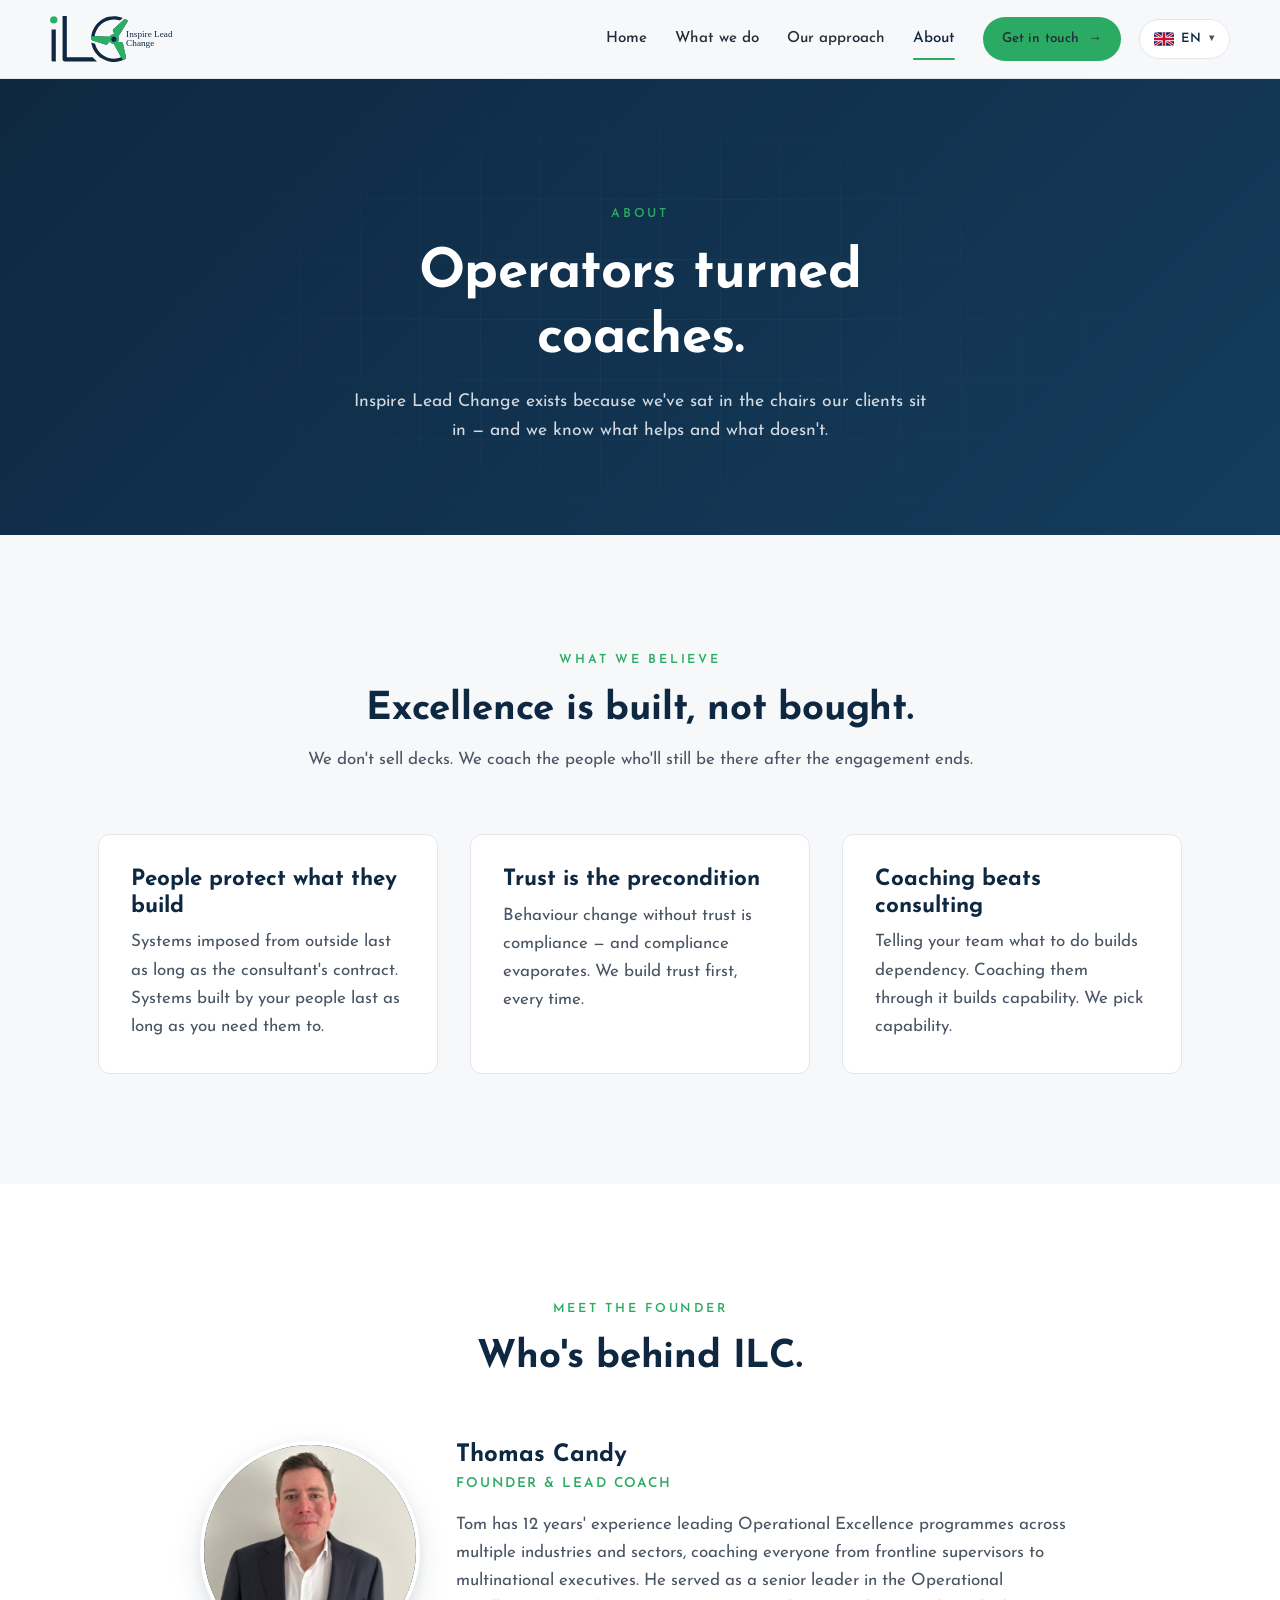
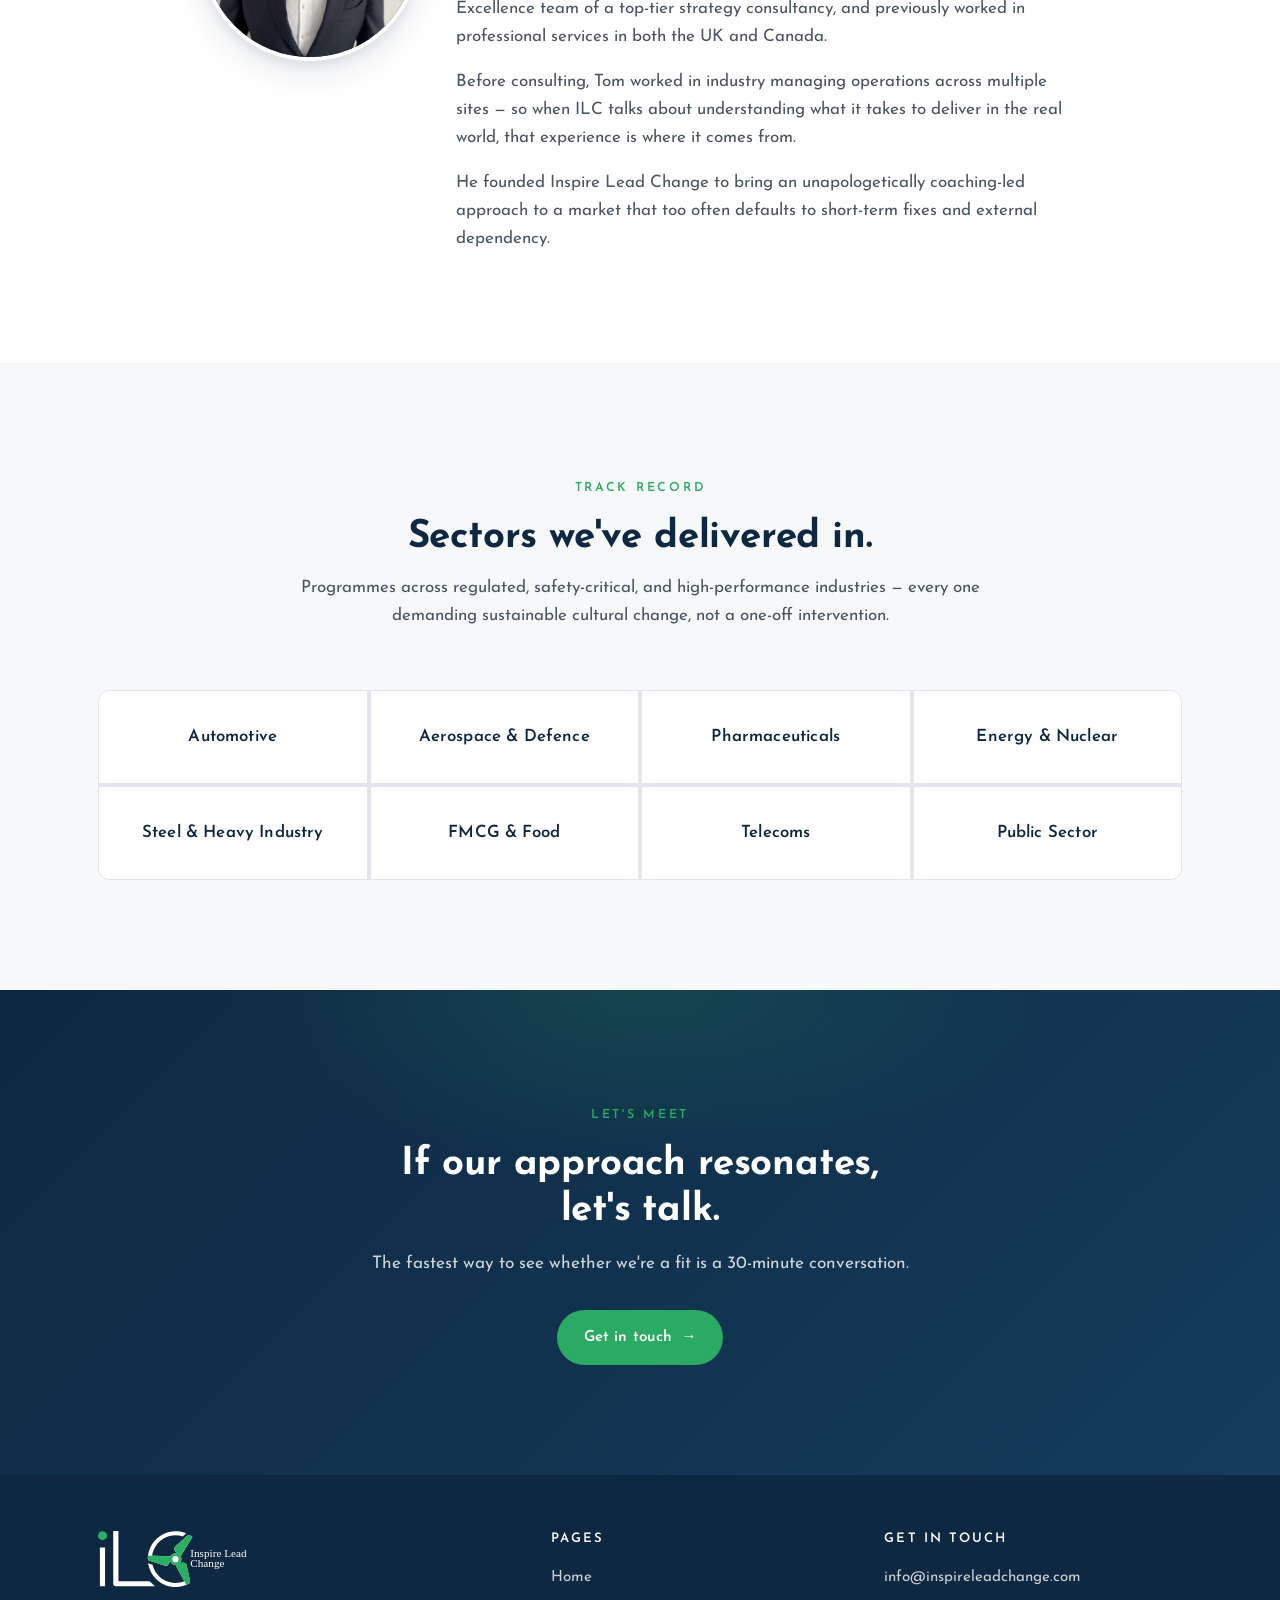
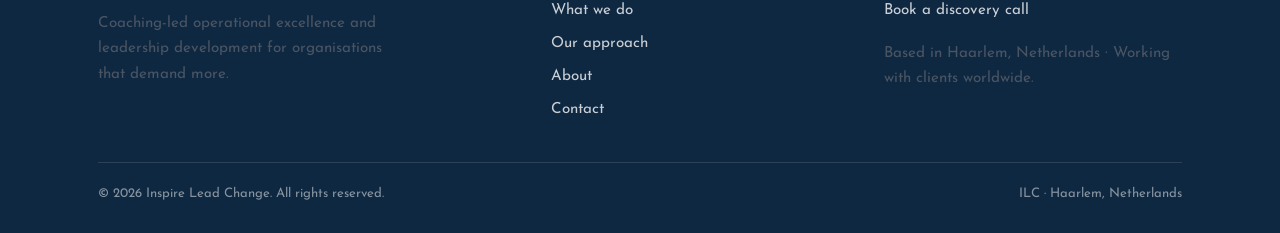
<file: about.html>
<!DOCTYPE html>
<html lang="en">
<head>
<meta charset="UTF-8">
<meta name="viewport" content="width=device-width, initial-scale=1.0">
<title data-i18n="ab.meta.title">About — Inspire Lead Change</title>
<meta name="description" data-i18n-content="ab.meta.desc" content="About Inspire Lead Change: who we are, who we've worked with, and what we believe about lasting cultural and operational transformation.">
<meta name="theme-color" content="#0E2841">
<link rel="icon" type="image/svg+xml" href="assets/icon.svg">
<link rel="preconnect" href="https://fonts.googleapis.com">
<link rel="preconnect" href="https://fonts.gstatic.com" crossorigin>
<link href="https://fonts.googleapis.com/css2?family=Josefin+Sans:ital,wght@0,300;0,400;0,500;0,600;0,700;1,400&display=swap" rel="stylesheet">
<link rel="stylesheet" href="styles.css">
</head>
<body>

<header class="site-header">
  <div class="container nav">
    <a href="index.html" class="brand" aria-label="Inspire Lead Change — Route to Excellence">
      <img class="brand-logo" src="assets/logo.svg" alt="Inspire Lead Change">
    </a>
    <nav class="nav-links" id="primary-nav">
      <a href="index.html" data-i18n="nav.home">Home</a>
      <a href="what-we-do.html" data-i18n="nav.what">What we do</a>
      <a href="our-approach.html" data-i18n="nav.approach">Our approach</a>
      <a href="about.html" class="active" data-i18n="nav.about">About</a>
      <a href="contact.html" class="btn btn-primary" data-i18n="nav.contact">Get in touch <span class="arrow">→</span></a>
    </nav>
    <div class="lang-switch">
      <button class="lang-btn" type="button" aria-haspopup="true" aria-expanded="false" aria-label="Change language" data-i18n-aria="lang.label">
        <span class="flag" aria-hidden="true"><svg viewBox="0 0 60 40" xmlns="http://www.w3.org/2000/svg" aria-hidden="true"><rect width="60" height="40" fill="#012169"/><path d="M0,0 L60,40 M60,0 L0,40" stroke="#fff" stroke-width="8"/><path d="M0,0 L60,40 M60,0 L0,40" stroke="#C8102E" stroke-width="4.5"/><path d="M30,0 V40 M0,20 H60" stroke="#fff" stroke-width="13"/><path d="M30,0 V40 M0,20 H60" stroke="#C8102E" stroke-width="8"/></svg></span>
        <span class="code">EN</span>
        <span class="caret">▾</span>
      </button>
      <div class="lang-menu" role="menu">
        <button type="button" data-lang="en" aria-current="true">English</button>
        <button type="button" data-lang="nl">Nederlands</button>
        <button type="button" data-lang="de">Deutsch</button>
        <button type="button" data-lang="fr">Français</button>
      </div>
    </div>
    <button class="nav-toggle" aria-expanded="false" aria-controls="primary-nav" aria-label="Open menu" data-i18n-aria="nav.menu">
      <span></span><span></span><span></span>
    </button>
  </div>
</header>

<section class="page-head">
  <div class="container">
    <span class="eyebrow" data-i18n="nav.about">About</span>
    <h1 data-i18n="ab.head.title">Operators turned coaches.</h1>
    <p data-i18n="ab.head.sub">Inspire Lead Change exists because we've sat in the chairs our clients sit in — and we know what helps and what doesn't.</p>
  </div>
</section>

<!-- What we believe -->
<section>
  <div class="container">
    <div class="section-head">
      <span class="eyebrow" data-i18n="ab.believe.eyebrow">What we believe</span>
      <h2 data-i18n="ab.believe.title">Excellence is built, not bought.</h2>
      <p data-i18n="ab.believe.sub">We don't sell decks. We coach the people who'll still be there after the engagement ends.</p>
    </div>
    <div class="grid grid-3">
      <div class="card">
        <h3 data-i18n="ab.card1.title">People protect what they build</h3>
        <p data-i18n="ab.card1.p">Systems imposed from outside last as long as the consultant's contract. Systems built by your people last as long as you need them to.</p>
      </div>
      <div class="card">
        <h3 data-i18n="ab.card2.title">Trust is the precondition</h3>
        <p data-i18n="ab.card2.p">Behaviour change without trust is compliance — and compliance evaporates. We build trust first, every time.</p>
      </div>
      <div class="card">
        <h3 data-i18n="ab.card3.title">Coaching beats consulting</h3>
        <p data-i18n="ab.card3.p">Telling your team what to do builds dependency. Coaching them through it builds capability. We pick capability.</p>
      </div>
    </div>
  </div>
</section>

<!-- Founder bio -->
<section class="bg-white">
  <div class="container">
    <div class="section-head">
      <span class="eyebrow" data-i18n="ab.founder.eyebrow">Meet the founder</span>
      <h2 data-i18n="ab.founder.title">Who's behind ILC.</h2>
    </div>
    <div class="bio">
      <div class="photo"><img src="assets/Founder.jpeg" alt="Thomas Candy, Founder &amp; Lead Coach"></div>
      <div>
        <h3>Thomas Candy</h3>
        <span class="role" data-i18n="ab.founder.role">Founder &amp; Lead Coach</span>
        <p data-i18n="ab.founder.p1">Tom has 12 years' experience leading Operational Excellence programmes across multiple industries and sectors, coaching everyone from frontline supervisors to multinational executives. He served as a senior leader in the Operational Excellence team of a top-tier strategy consultancy, and previously worked in professional services in both the UK and Canada.</p>
        <p data-i18n="ab.founder.p2">Before consulting, Tom worked in industry managing operations across multiple sites — so when ILC talks about understanding what it takes to deliver in the real world, that experience is where it comes from.</p>
        <p data-i18n="ab.founder.p3">He founded Inspire Lead Change to bring an unapologetically coaching-led approach to a market that too often defaults to short-term fixes and external dependency.</p>
      </div>
    </div>
  </div>
</section>

<!-- Sectors -->
<section class="logos">
  <div class="container">
    <div class="section-head">
      <span class="eyebrow" data-i18n="ab.track.eyebrow">Track record</span>
      <h2 data-i18n="ab.track.title">Sectors we've delivered in.</h2>
      <p data-i18n="ab.track.sub">Programmes across regulated, safety-critical, and high-performance industries — every one demanding sustainable cultural change, not a one-off intervention.</p>
    </div>
    <div class="logo-wall">
      <div class="lg" data-i18n="sector.auto">Automotive</div>
      <div class="lg" data-i18n="sector.aero">Aerospace &amp; Defence</div>
      <div class="lg" data-i18n="sector.pharma">Pharmaceuticals</div>
      <div class="lg" data-i18n="sector.energy">Energy &amp; Nuclear</div>
      <div class="lg" data-i18n="sector.steel">Steel &amp; Heavy Industry</div>
      <div class="lg" data-i18n="sector.fmcg">FMCG &amp; Food</div>
      <div class="lg" data-i18n="sector.telecom">Telecoms</div>
      <div class="lg" data-i18n="sector.public">Public Sector</div>
    </div>
  </div>
</section>

<!-- CTA -->
<section class="cta-band">
  <div class="container">
    <span class="eyebrow" data-i18n="ab.cta.eyebrow">Let's meet</span>
    <h2 data-i18n="ab.cta.title">If our approach resonates, let's talk.</h2>
    <p data-i18n="ab.cta.sub">The fastest way to see whether we're a fit is a 30-minute conversation.</p>
    <a href="contact.html" class="btn btn-primary" data-i18n="nav.contact">Get in touch <span class="arrow">→</span></a>
  </div>
</section>

<footer class="site-footer">
  <div class="container">
    <div class="row">
      <div>
        <div class="brand">
          <img class="brand-logo" src="assets/logo-light.svg" alt="Inspire Lead Change">
        </div>
        <p class="tag" data-i18n="footer.tagline">Coaching-led operational excellence and leadership development for organisations that demand more.</p>
      </div>
      <div>
        <h4 data-i18n="footer.pages">Pages</h4>
        <a href="index.html" data-i18n="nav.home">Home</a>
        <a href="what-we-do.html" data-i18n="nav.what">What we do</a>
        <a href="our-approach.html" data-i18n="nav.approach">Our approach</a>
        <a href="about.html" data-i18n="nav.about">About</a>
        <a href="contact.html" data-i18n="footer.contactlink">Contact</a>
      </div>
      <div>
        <h4 data-i18n="footer.get">Get in touch</h4>
        <a href="mailto:info@inspireleadchange.com">info@inspireleadchange.com</a>
        <a href="contact.html" data-i18n="footer.book">Book a discovery call</a>
        <p class="tag" style="margin-top: 14px;" data-i18n="footer.based">Based in Haarlem, Netherlands · Working with clients worldwide.</p>
      </div>
    </div>
    <div class="legal">
      <span data-i18n="footer.rights">© <span id="year"></span> Inspire Lead Change. All rights reserved.</span>
      <span data-i18n="footer.loc">ILC · Haarlem, Netherlands</span>
    </div>
  </div>
</footer>

<script src="translations.js?v=2"></script>
<script src="script.js?v=2"></script>
</body>
</html>
</file>
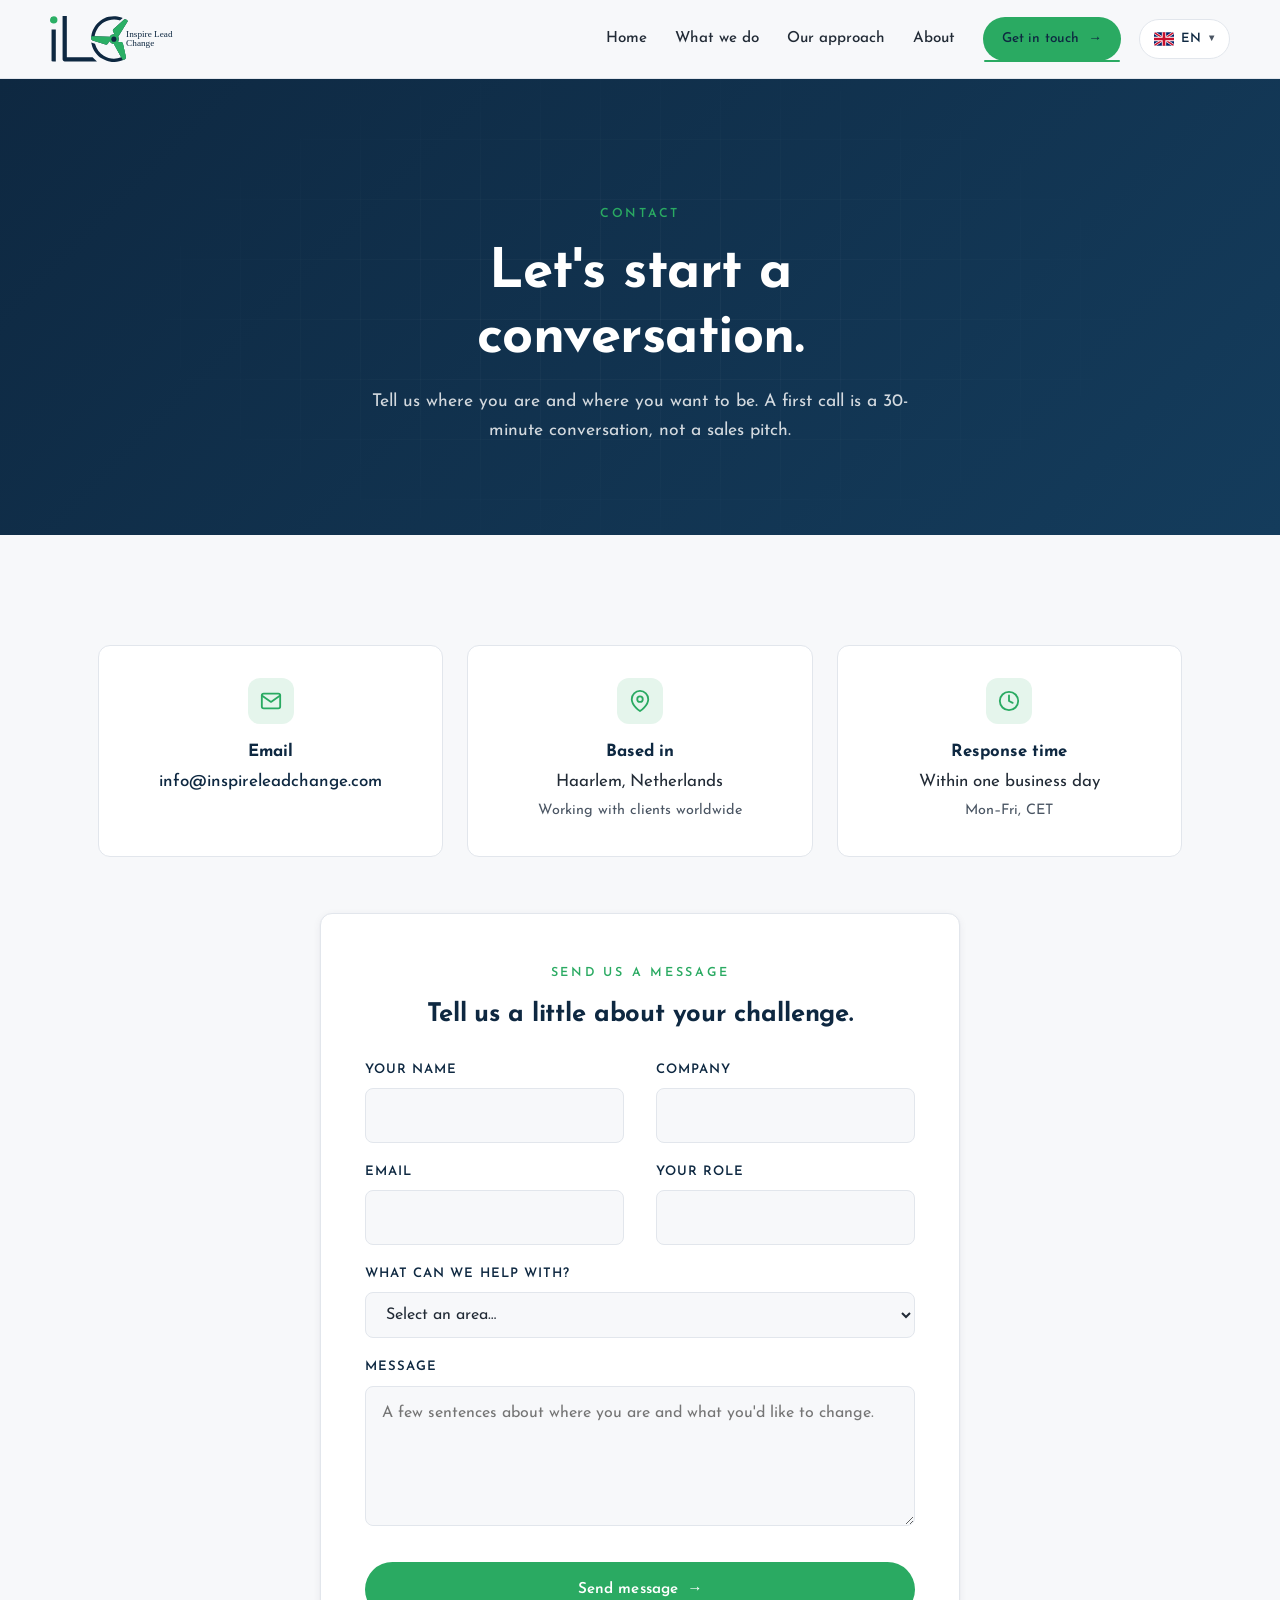
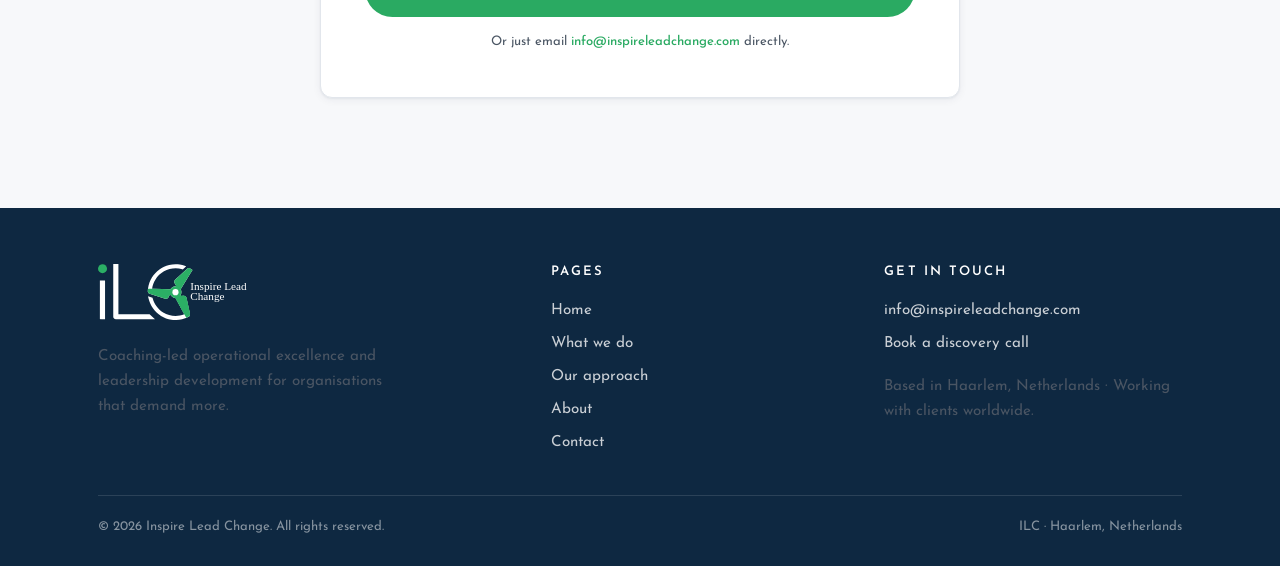
<file: contact.html>
<!DOCTYPE html>
<html lang="en">
<head>
<meta charset="UTF-8">
<meta name="viewport" content="width=device-width, initial-scale=1.0">
<title data-i18n="c.meta.title">Contact — Inspire Lead Change</title>
<meta name="description" data-i18n-content="c.meta.desc" content="Get in touch with Inspire Lead Change. Email info@inspireleadchange.com or book a 30-minute discovery call.">
<meta name="theme-color" content="#0E2841">
<link rel="icon" type="image/svg+xml" href="assets/icon.svg">
<link rel="preconnect" href="https://fonts.googleapis.com">
<link rel="preconnect" href="https://fonts.gstatic.com" crossorigin>
<link href="https://fonts.googleapis.com/css2?family=Josefin+Sans:ital,wght@0,300;0,400;0,500;0,600;0,700;1,400&display=swap" rel="stylesheet">
<link rel="stylesheet" href="styles.css">
</head>
<body>

<header class="site-header">
  <div class="container nav">
    <a href="index.html" class="brand" aria-label="Inspire Lead Change — Route to Excellence">
      <img class="brand-logo" src="assets/logo.svg" alt="Inspire Lead Change">
    </a>
    <nav class="nav-links" id="primary-nav">
      <a href="index.html" data-i18n="nav.home">Home</a>
      <a href="what-we-do.html" data-i18n="nav.what">What we do</a>
      <a href="our-approach.html" data-i18n="nav.approach">Our approach</a>
      <a href="about.html" data-i18n="nav.about">About</a>
      <a href="contact.html" class="active btn btn-primary" data-i18n="nav.contact">Get in touch <span class="arrow">→</span></a>
    </nav>
    <div class="lang-switch">
      <button class="lang-btn" type="button" aria-haspopup="true" aria-expanded="false" aria-label="Change language" data-i18n-aria="lang.label">
        <span class="flag" aria-hidden="true"><svg viewBox="0 0 60 40" xmlns="http://www.w3.org/2000/svg" aria-hidden="true"><rect width="60" height="40" fill="#012169"/><path d="M0,0 L60,40 M60,0 L0,40" stroke="#fff" stroke-width="8"/><path d="M0,0 L60,40 M60,0 L0,40" stroke="#C8102E" stroke-width="4.5"/><path d="M30,0 V40 M0,20 H60" stroke="#fff" stroke-width="13"/><path d="M30,0 V40 M0,20 H60" stroke="#C8102E" stroke-width="8"/></svg></span>
        <span class="code">EN</span>
        <span class="caret">▾</span>
      </button>
      <div class="lang-menu" role="menu">
        <button type="button" data-lang="en" aria-current="true">English</button>
        <button type="button" data-lang="nl">Nederlands</button>
        <button type="button" data-lang="de">Deutsch</button>
        <button type="button" data-lang="fr">Français</button>
      </div>
    </div>
    <button class="nav-toggle" aria-expanded="false" aria-controls="primary-nav" aria-label="Open menu" data-i18n-aria="nav.menu">
      <span></span><span></span><span></span>
    </button>
  </div>
</header>

<section class="page-head">
  <div class="container">
    <span class="eyebrow" data-i18n="c.head.eyebrow">Contact</span>
    <h1 data-i18n="c.head.title">Let's start a conversation.</h1>
    <p data-i18n="c.head.sub">Tell us where you are and where you want to be. A first call is a 30-minute conversation, not a sales pitch.</p>
  </div>
</section>

<section>
  <div class="container">
    <div class="contact-row">
      <div class="card">
        <div class="icon">
          <svg width="22" height="22" viewBox="0 0 24 24" fill="none" stroke="currentColor" stroke-width="2" stroke-linecap="round" stroke-linejoin="round" aria-hidden="true"><path d="M4 4h16c1.1 0 2 .9 2 2v12c0 1.1-.9 2-2 2H4c-1.1 0-2-.9-2-2V6c0-1.1.9-2 2-2z"/><polyline points="22,6 12,13 2,6"/></svg>
        </div>
        <h3 style="font-size: 1.05rem; margin-bottom: 6px;" data-i18n="c.card1.title">Email</h3>
        <a href="mailto:info@inspireleadchange.com">info@inspireleadchange.com</a>
      </div>
      <div class="card">
        <div class="icon">
          <svg width="22" height="22" viewBox="0 0 24 24" fill="none" stroke="currentColor" stroke-width="2" stroke-linecap="round" stroke-linejoin="round" aria-hidden="true"><path d="M21 10c0 7-9 13-9 13s-9-6-9-13a9 9 0 0 1 18 0z"/><circle cx="12" cy="10" r="3"/></svg>
        </div>
        <h3 style="font-size: 1.05rem; margin-bottom: 6px;" data-i18n="c.card2.title">Based in</h3>
        <p style="color: var(--ink);" data-i18n="c.card2.p">Haarlem, Netherlands<br><span style="color: var(--ink-soft); font-size: .9rem;">Working with clients worldwide</span></p>
      </div>
      <div class="card">
        <div class="icon">
          <svg width="22" height="22" viewBox="0 0 24 24" fill="none" stroke="currentColor" stroke-width="2" stroke-linecap="round" stroke-linejoin="round" aria-hidden="true"><circle cx="12" cy="12" r="10"/><polyline points="12 6 12 12 16 14"/></svg>
        </div>
        <h3 style="font-size: 1.05rem; margin-bottom: 6px;" data-i18n="c.card3.title">Response time</h3>
        <p style="color: var(--ink);" data-i18n="c.card3.p">Within one business day<br><span style="color: var(--ink-soft); font-size: .9rem;">Mon–Fri, CET</span></p>
      </div>
    </div>

    <div class="form-card">
      <div class="section-head" style="margin-bottom: 28px;">
        <span class="eyebrow" data-i18n="c.form.eyebrow">Send us a message</span>
        <h2 style="font-size: 1.6rem;" data-i18n="c.form.title">Tell us a little about your challenge.</h2>
      </div>

      <div class="form-success" id="form-success" data-i18n="c.form.success">Thanks — your message is ready. Click your email client to send.</div>

      <form id="contact-form" novalidate>
        <div class="grid grid-2">
          <div class="field">
            <label for="name" data-i18n="c.form.name">Your name</label>
            <input type="text" id="name" name="name" autocomplete="name" required>
          </div>
          <div class="field">
            <label for="company" data-i18n="c.form.company">Company</label>
            <input type="text" id="company" name="company" autocomplete="organization">
          </div>
        </div>
        <div class="grid grid-2">
          <div class="field">
            <label for="email" data-i18n="c.form.email">Email</label>
            <input type="email" id="email" name="email" autocomplete="email" required>
          </div>
          <div class="field">
            <label for="role" data-i18n="c.form.role">Your role</label>
            <input type="text" id="role" name="role" autocomplete="organization-title">
          </div>
        </div>
        <div class="field">
          <label for="topic" data-i18n="c.form.topic">What can we help with?</label>
          <select id="topic" name="topic">
            <option value="" data-i18n="c.form.opt0">Select an area…</option>
            <option data-i18n="c.form.opt1">Operational excellence</option>
            <option data-i18n="c.form.opt2">Leadership development</option>
            <option data-i18n="c.form.opt3">Performance Intelligence (early access)</option>
            <option data-i18n="c.form.opt4">Not sure yet — let's talk</option>
          </select>
        </div>
        <div class="field">
          <label for="message" data-i18n="c.form.message">Message</label>
          <textarea id="message" name="message" placeholder="A few sentences about where you are and what you'd like to change." data-i18n-placeholder="c.form.placeholder" required></textarea>
        </div>
        <button type="submit" class="btn btn-primary" data-i18n="c.form.send">Send message <span class="arrow">→</span></button>
        <p style="text-align: center; font-size: .82rem; color: var(--ink-soft); margin-top: 14px;" data-i18n="c.form.or">
          Or just email <a href="mailto:info@inspireleadchange.com" style="color: var(--green); font-weight: 500;">info@inspireleadchange.com</a> directly.
        </p>
      </form>
    </div>
  </div>
</section>

<footer class="site-footer">
  <div class="container">
    <div class="row">
      <div>
        <div class="brand">
          <img class="brand-logo" src="assets/logo-light.svg" alt="Inspire Lead Change">
        </div>
        <p class="tag" data-i18n="footer.tagline">Coaching-led operational excellence and leadership development for organisations that demand more.</p>
      </div>
      <div>
        <h4 data-i18n="footer.pages">Pages</h4>
        <a href="index.html" data-i18n="nav.home">Home</a>
        <a href="what-we-do.html" data-i18n="nav.what">What we do</a>
        <a href="our-approach.html" data-i18n="nav.approach">Our approach</a>
        <a href="about.html" data-i18n="nav.about">About</a>
        <a href="contact.html" data-i18n="footer.contactlink">Contact</a>
      </div>
      <div>
        <h4 data-i18n="footer.get">Get in touch</h4>
        <a href="mailto:info@inspireleadchange.com">info@inspireleadchange.com</a>
        <a href="contact.html" data-i18n="footer.book">Book a discovery call</a>
        <p class="tag" style="margin-top: 14px;" data-i18n="footer.based">Based in Haarlem, Netherlands · Working with clients worldwide.</p>
      </div>
    </div>
    <div class="legal">
      <span data-i18n="footer.rights">© <span id="year"></span> Inspire Lead Change. All rights reserved.</span>
      <span data-i18n="footer.loc">ILC · Haarlem, Netherlands</span>
    </div>
  </div>
</footer>

<script src="translations.js?v=2"></script>
<script src="script.js?v=2"></script>
</body>
</html>
</file>
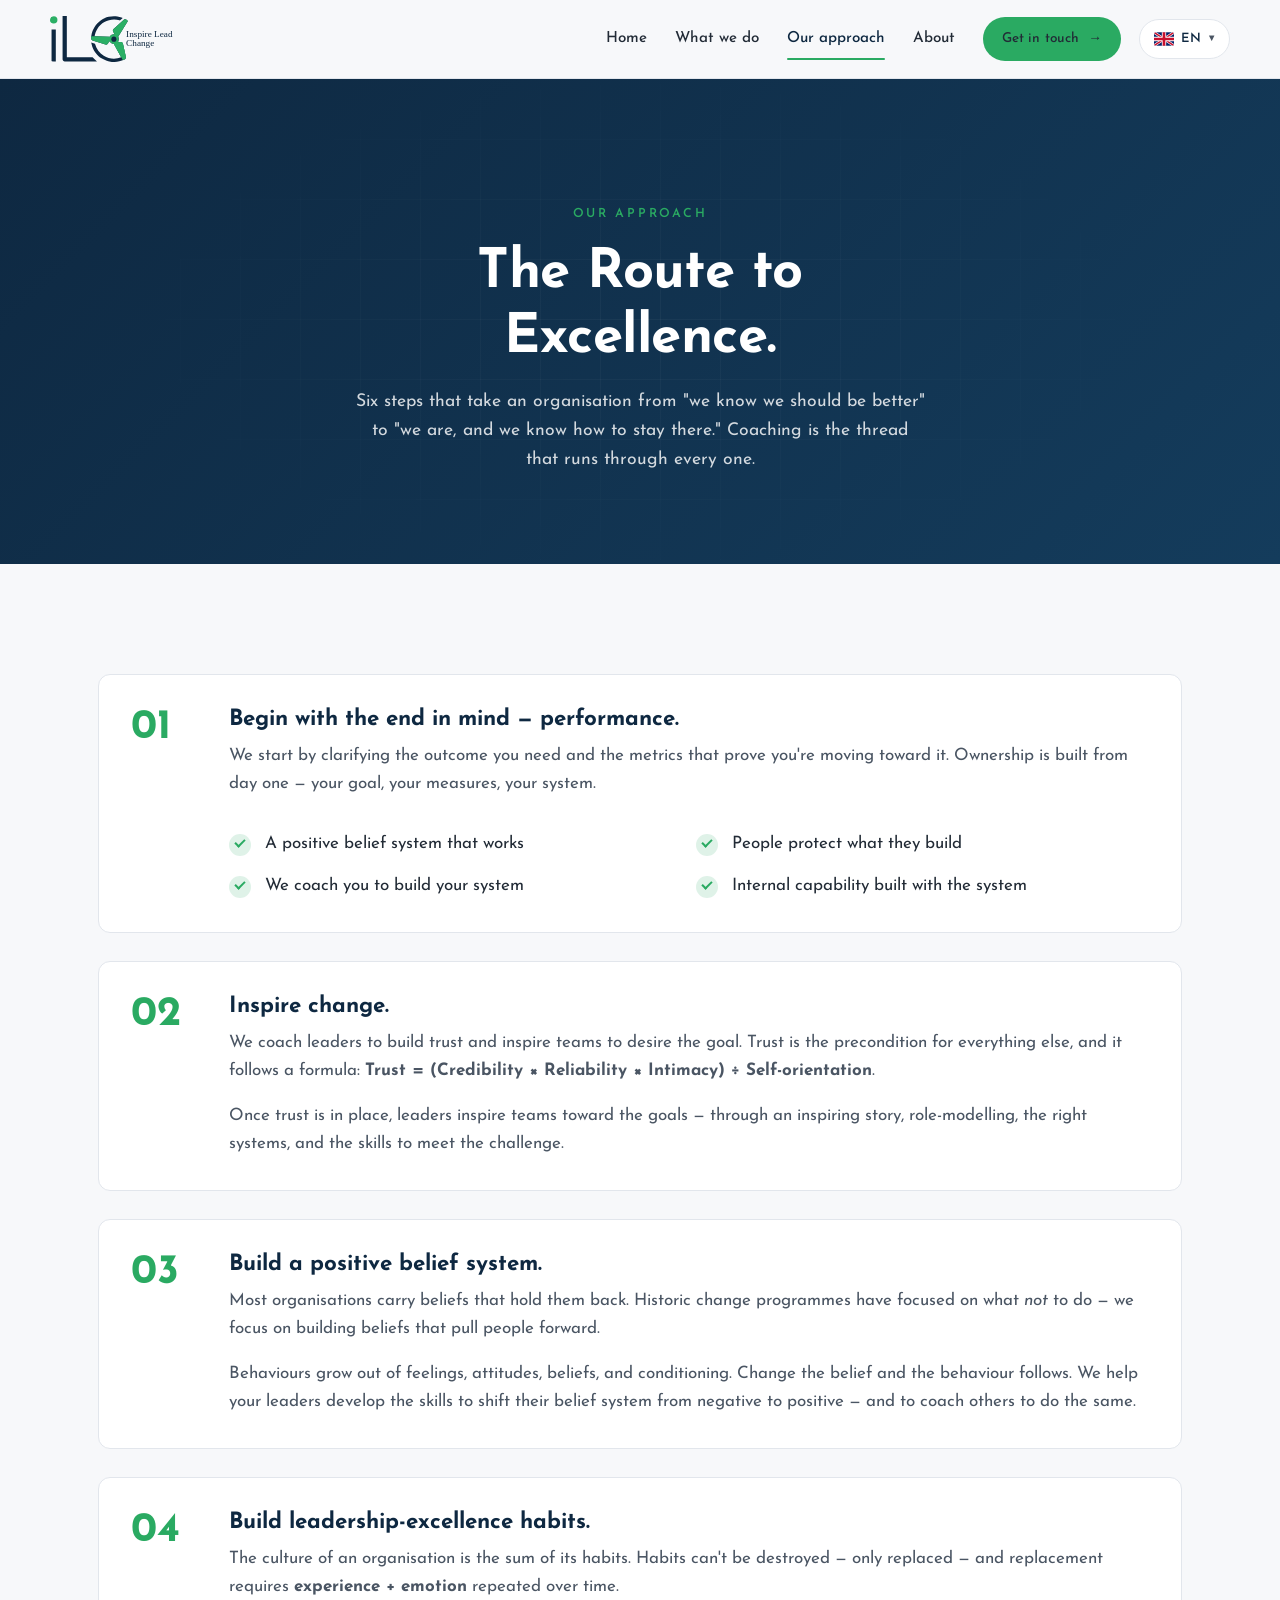
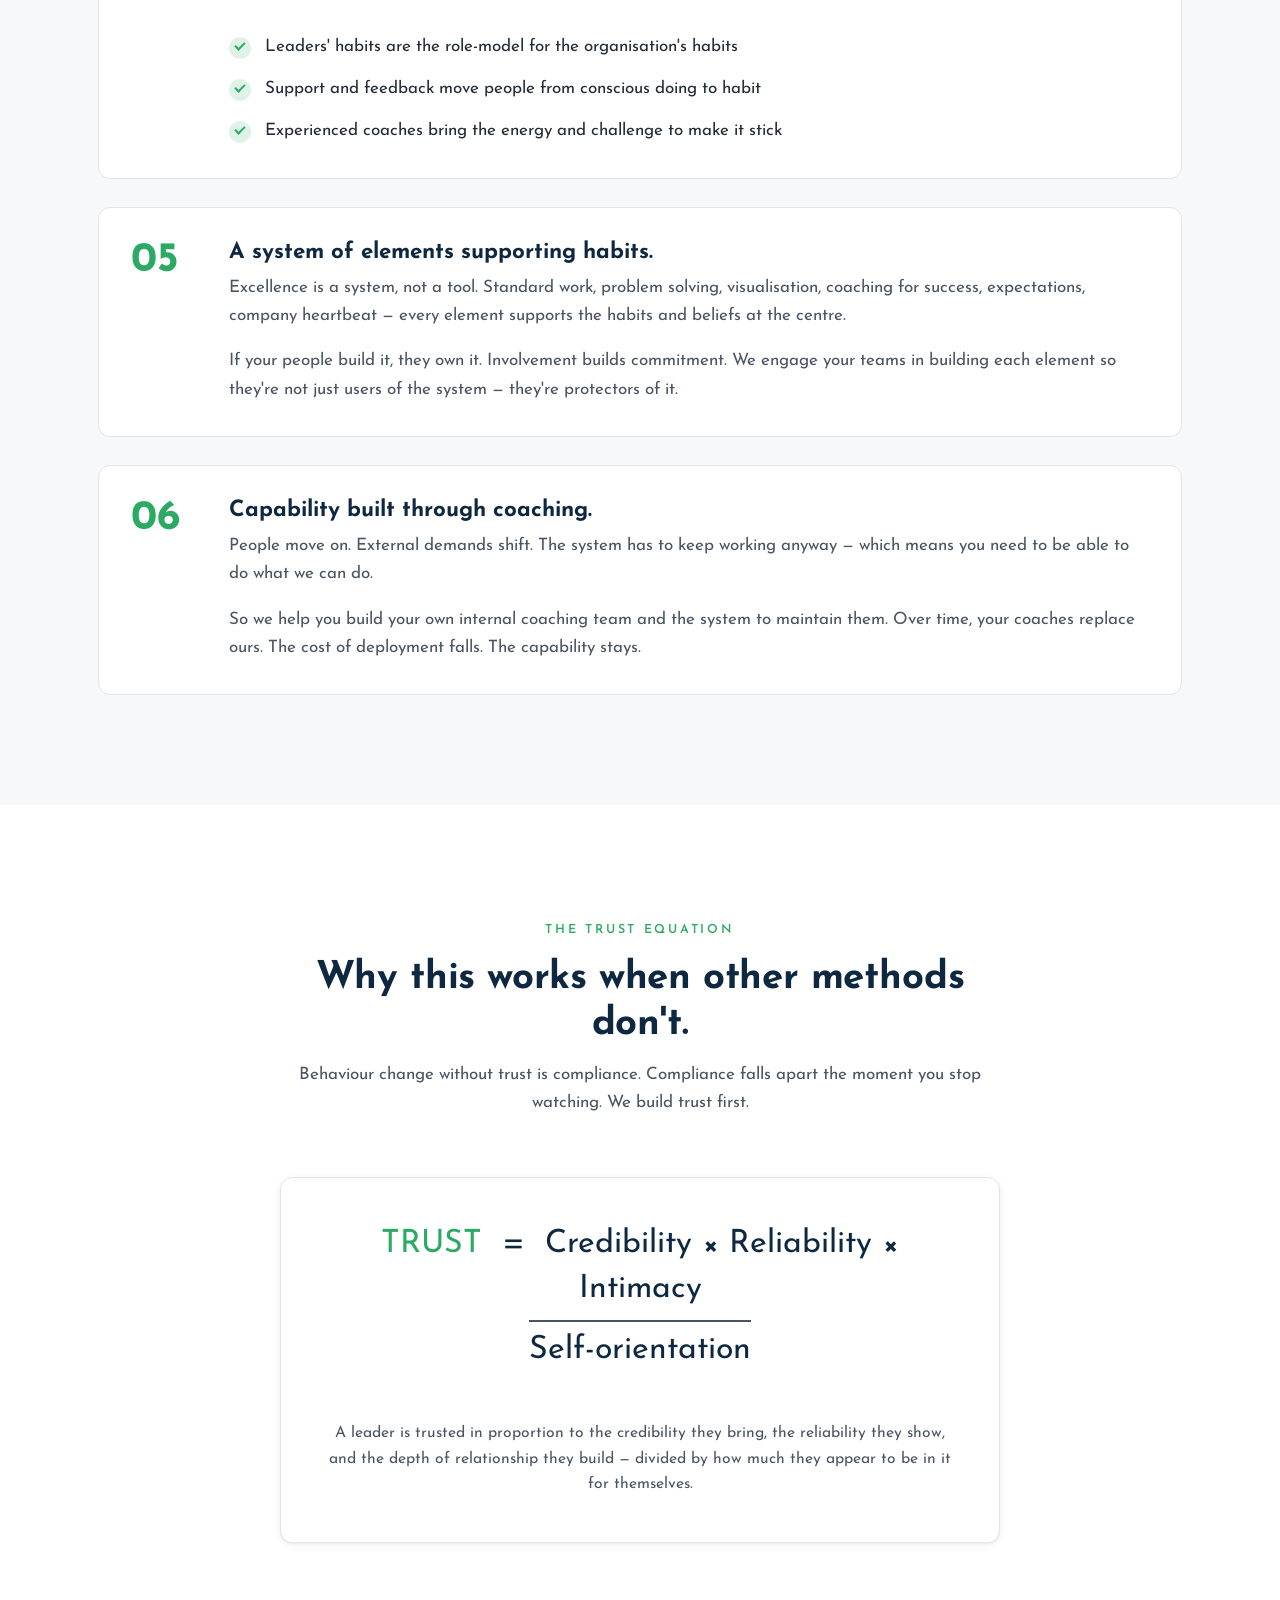
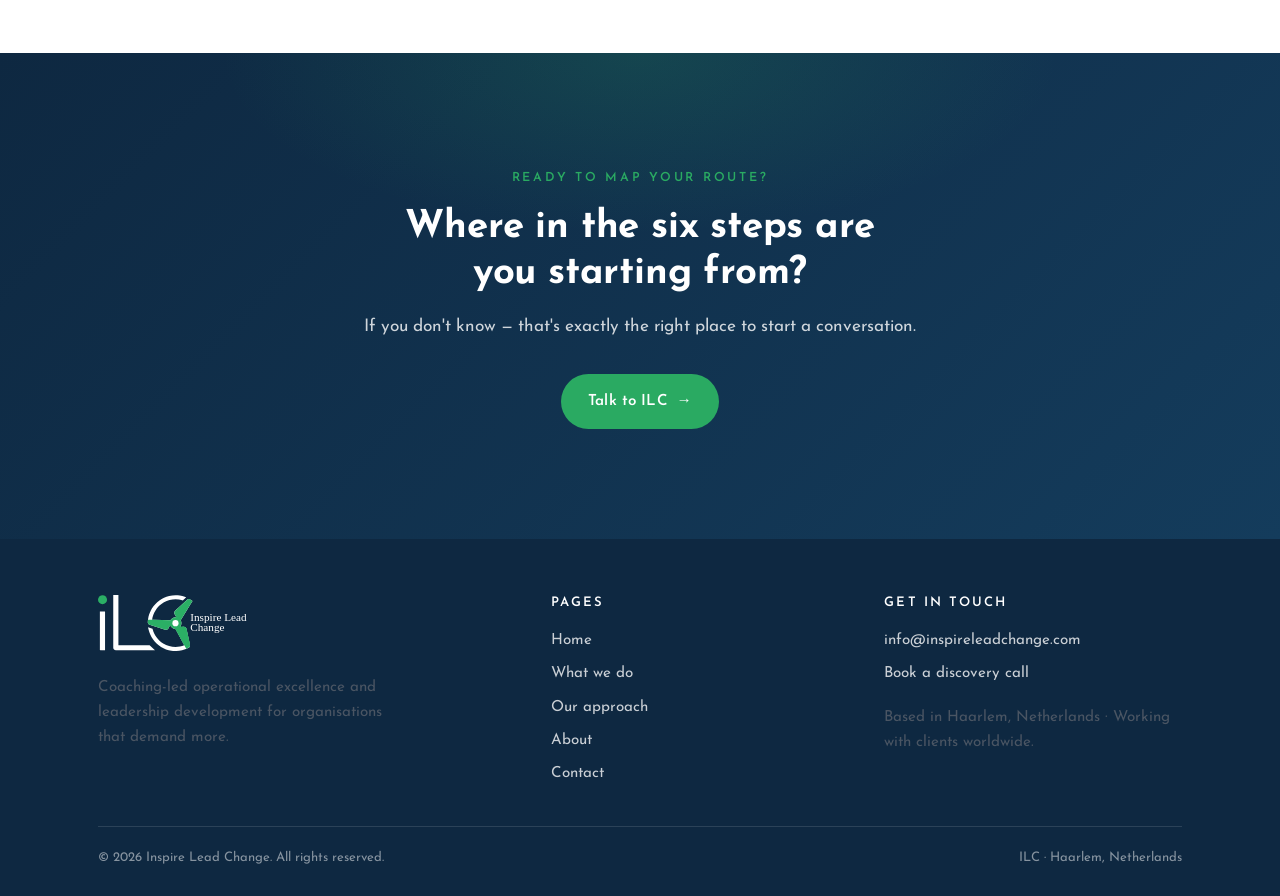
<file: our-approach.html>
<!DOCTYPE html>
<html lang="en">
<head>
<meta charset="UTF-8">
<meta name="viewport" content="width=device-width, initial-scale=1.0">
<title data-i18n="a.meta.title">Our approach — Inspire Lead Change</title>
<meta name="description" data-i18n-content="a.meta.desc" content="The Route to Excellence: Inspire Lead Change's six-step coaching methodology for sustainable cultural and operational transformation.">
<meta name="theme-color" content="#0E2841">
<link rel="icon" type="image/svg+xml" href="assets/icon.svg">
<link rel="preconnect" href="https://fonts.googleapis.com">
<link rel="preconnect" href="https://fonts.gstatic.com" crossorigin>
<link href="https://fonts.googleapis.com/css2?family=Josefin+Sans:ital,wght@0,300;0,400;0,500;0,600;0,700;1,400&display=swap" rel="stylesheet">
<link rel="stylesheet" href="styles.css">
</head>
<body>

<header class="site-header">
  <div class="container nav">
    <a href="index.html" class="brand" aria-label="Inspire Lead Change — Route to Excellence">
      <img class="brand-logo" src="assets/logo.svg" alt="Inspire Lead Change">
    </a>
    <nav class="nav-links" id="primary-nav">
      <a href="index.html" data-i18n="nav.home">Home</a>
      <a href="what-we-do.html" data-i18n="nav.what">What we do</a>
      <a href="our-approach.html" class="active" data-i18n="nav.approach">Our approach</a>
      <a href="about.html" data-i18n="nav.about">About</a>
      <a href="contact.html" class="btn btn-primary" data-i18n="nav.contact">Get in touch <span class="arrow">→</span></a>
    </nav>
    <div class="lang-switch">
      <button class="lang-btn" type="button" aria-haspopup="true" aria-expanded="false" aria-label="Change language" data-i18n-aria="lang.label">
        <span class="flag" aria-hidden="true"><svg viewBox="0 0 60 40" xmlns="http://www.w3.org/2000/svg" aria-hidden="true"><rect width="60" height="40" fill="#012169"/><path d="M0,0 L60,40 M60,0 L0,40" stroke="#fff" stroke-width="8"/><path d="M0,0 L60,40 M60,0 L0,40" stroke="#C8102E" stroke-width="4.5"/><path d="M30,0 V40 M0,20 H60" stroke="#fff" stroke-width="13"/><path d="M30,0 V40 M0,20 H60" stroke="#C8102E" stroke-width="8"/></svg></span>
        <span class="code">EN</span>
        <span class="caret">▾</span>
      </button>
      <div class="lang-menu" role="menu">
        <button type="button" data-lang="en" aria-current="true">English</button>
        <button type="button" data-lang="nl">Nederlands</button>
        <button type="button" data-lang="de">Deutsch</button>
        <button type="button" data-lang="fr">Français</button>
      </div>
    </div>
    <button class="nav-toggle" aria-expanded="false" aria-controls="primary-nav" aria-label="Open menu" data-i18n-aria="nav.menu">
      <span></span><span></span><span></span>
    </button>
  </div>
</header>

<section class="page-head">
  <div class="container">
    <span class="eyebrow" data-i18n="nav.approach">Our approach</span>
    <h1 data-i18n="a.head.title">The Route to Excellence.</h1>
    <p data-i18n="a.head.sub">Six steps that take an organisation from "we know we should be better" to "we are, and we know how to stay there." Coaching is the thread that runs through every one.</p>
  </div>
</section>

<!-- Six steps -->
<section>
  <div class="container">
    <div class="steps">

      <article class="step">
        <div class="num">01</div>
        <div>
          <h3 data-i18n="a.s1.title">Begin with the end in mind — performance.</h3>
          <p data-i18n="a.s1.p">We start by clarifying the outcome you need and the metrics that prove you're moving toward it. Ownership is built from day one — your goal, your measures, your system.</p>
          <ul class="tick-list mt-2 two-col">
            <li data-i18n="a.s1.li1">A positive belief system that works</li>
            <li data-i18n="a.s1.li2">People protect what they build</li>
            <li data-i18n="a.s1.li3">We coach you to build your system</li>
            <li data-i18n="a.s1.li4">Internal capability built with the system</li>
          </ul>
        </div>
      </article>

      <article class="step">
        <div class="num">02</div>
        <div>
          <h3 data-i18n="a.s2.title">Inspire change.</h3>
          <p data-i18n="a.s2.p1">We coach leaders to build trust and inspire teams to desire the goal. Trust is the precondition for everything else, and it follows a formula: <strong>Trust = (Credibility × Reliability × Intimacy) ÷ Self-orientation</strong>.</p>
          <p data-i18n="a.s2.p2">Once trust is in place, leaders inspire teams toward the goals — through an inspiring story, role-modelling, the right systems, and the skills to meet the challenge.</p>
        </div>
      </article>

      <article class="step">
        <div class="num">03</div>
        <div>
          <h3 data-i18n="a.s3.title">Build a positive belief system.</h3>
          <p data-i18n="a.s3.p1">Most organisations carry beliefs that hold them back. Historic change programmes have focused on what <em>not</em> to do — we focus on building beliefs that pull people forward.</p>
          <p data-i18n="a.s3.p2">Behaviours grow out of feelings, attitudes, beliefs, and conditioning. Change the belief and the behaviour follows. We help your leaders develop the skills to shift their belief system from negative to positive — and to coach others to do the same.</p>
        </div>
      </article>

      <article class="step">
        <div class="num">04</div>
        <div>
          <h3 data-i18n="a.s4.title">Build leadership-excellence habits.</h3>
          <p data-i18n="a.s4.p">The culture of an organisation is the sum of its habits. Habits can't be destroyed — only replaced — and replacement requires <strong>experience + emotion</strong> repeated over time.</p>
          <ul class="tick-list mt-2">
            <li data-i18n="a.s4.li1">Leaders' habits are the role-model for the organisation's habits</li>
            <li data-i18n="a.s4.li2">Support and feedback move people from conscious doing to habit</li>
            <li data-i18n="a.s4.li3">Experienced coaches bring the energy and challenge to make it stick</li>
          </ul>
        </div>
      </article>

      <article class="step">
        <div class="num">05</div>
        <div>
          <h3 data-i18n="a.s5.title">A system of elements supporting habits.</h3>
          <p data-i18n="a.s5.p1">Excellence is a system, not a tool. Standard work, problem solving, visualisation, coaching for success, expectations, company heartbeat — every element supports the habits and beliefs at the centre.</p>
          <p data-i18n="a.s5.p2">If your people build it, they own it. Involvement builds commitment. We engage your teams in building each element so they're not just users of the system — they're protectors of it.</p>
        </div>
      </article>

      <article class="step">
        <div class="num">06</div>
        <div>
          <h3 data-i18n="a.s6.title">Capability built through coaching.</h3>
          <p data-i18n="a.s6.p1">People move on. External demands shift. The system has to keep working anyway — which means you need to be able to do what we can do.</p>
          <p data-i18n="a.s6.p2">So we help you build your own internal coaching team and the system to maintain them. Over time, your coaches replace ours. The cost of deployment falls. The capability stays.</p>
        </div>
      </article>

    </div>
  </div>
</section>

<!-- Trust formula highlight -->
<section class="bg-white">
  <div class="container">
    <div class="section-head">
      <span class="eyebrow" data-i18n="a.trust.eyebrow">The trust equation</span>
      <h2 data-i18n="a.trust.title">Why this works when other methods don't.</h2>
      <p data-i18n="a.trust.sub">Behaviour change without trust is compliance. Compliance falls apart the moment you stop watching. We build trust first.</p>
    </div>
    <div class="form-card" style="text-align: center; max-width: 720px;">
      <div style="font-family: var(--font-head); font-size: clamp(1.4rem, 3vw, 2rem); color: var(--navy); line-height: 1.4;">
        <span style="color: var(--green);" data-i18n="a.formula.trust">TRUST</span> &nbsp;=&nbsp; <span data-i18n="a.formula.top">Credibility × Reliability × Intimacy</span><br>
        <span style="display: inline-block; border-top: 2px solid var(--ink-soft); padding-top: 6px; margin-top: 8px;" data-i18n="a.formula.bottom">Self-orientation</span>
      </div>
      <p class="mt-3" style="font-size: .98rem;" data-i18n="a.formula.p">A leader is trusted in proportion to the credibility they bring, the reliability they show, and the depth of relationship they build — divided by how much they appear to be in it for themselves.</p>
    </div>
  </div>
</section>

<!-- CTA -->
<section class="cta-band">
  <div class="container">
    <span class="eyebrow" data-i18n="a.cta.eyebrow">Ready to map your route?</span>
    <h2 data-i18n="a.cta.title">Where in the six steps are you starting from?</h2>
    <p data-i18n="a.cta.sub">If you don't know — that's exactly the right place to start a conversation.</p>
    <a href="contact.html" class="btn btn-primary" data-i18n="a.cta.btn">Talk to ILC <span class="arrow">→</span></a>
  </div>
</section>

<footer class="site-footer">
  <div class="container">
    <div class="row">
      <div>
        <div class="brand">
          <img class="brand-logo" src="assets/logo-light.svg" alt="Inspire Lead Change">
        </div>
        <p class="tag" data-i18n="footer.tagline">Coaching-led operational excellence and leadership development for organisations that demand more.</p>
      </div>
      <div>
        <h4 data-i18n="footer.pages">Pages</h4>
        <a href="index.html" data-i18n="nav.home">Home</a>
        <a href="what-we-do.html" data-i18n="nav.what">What we do</a>
        <a href="our-approach.html" data-i18n="nav.approach">Our approach</a>
        <a href="about.html" data-i18n="nav.about">About</a>
        <a href="contact.html" data-i18n="footer.contactlink">Contact</a>
      </div>
      <div>
        <h4 data-i18n="footer.get">Get in touch</h4>
        <a href="mailto:info@inspireleadchange.com">info@inspireleadchange.com</a>
        <a href="contact.html" data-i18n="footer.book">Book a discovery call</a>
        <p class="tag" style="margin-top: 14px;" data-i18n="footer.based">Based in Haarlem, Netherlands · Working with clients worldwide.</p>
      </div>
    </div>
    <div class="legal">
      <span data-i18n="footer.rights">© <span id="year"></span> Inspire Lead Change. All rights reserved.</span>
      <span data-i18n="footer.loc">ILC · Haarlem, Netherlands</span>
    </div>
  </div>
</footer>

<script src="translations.js?v=2"></script>
<script src="script.js?v=2"></script>
</body>
</html>
</file>
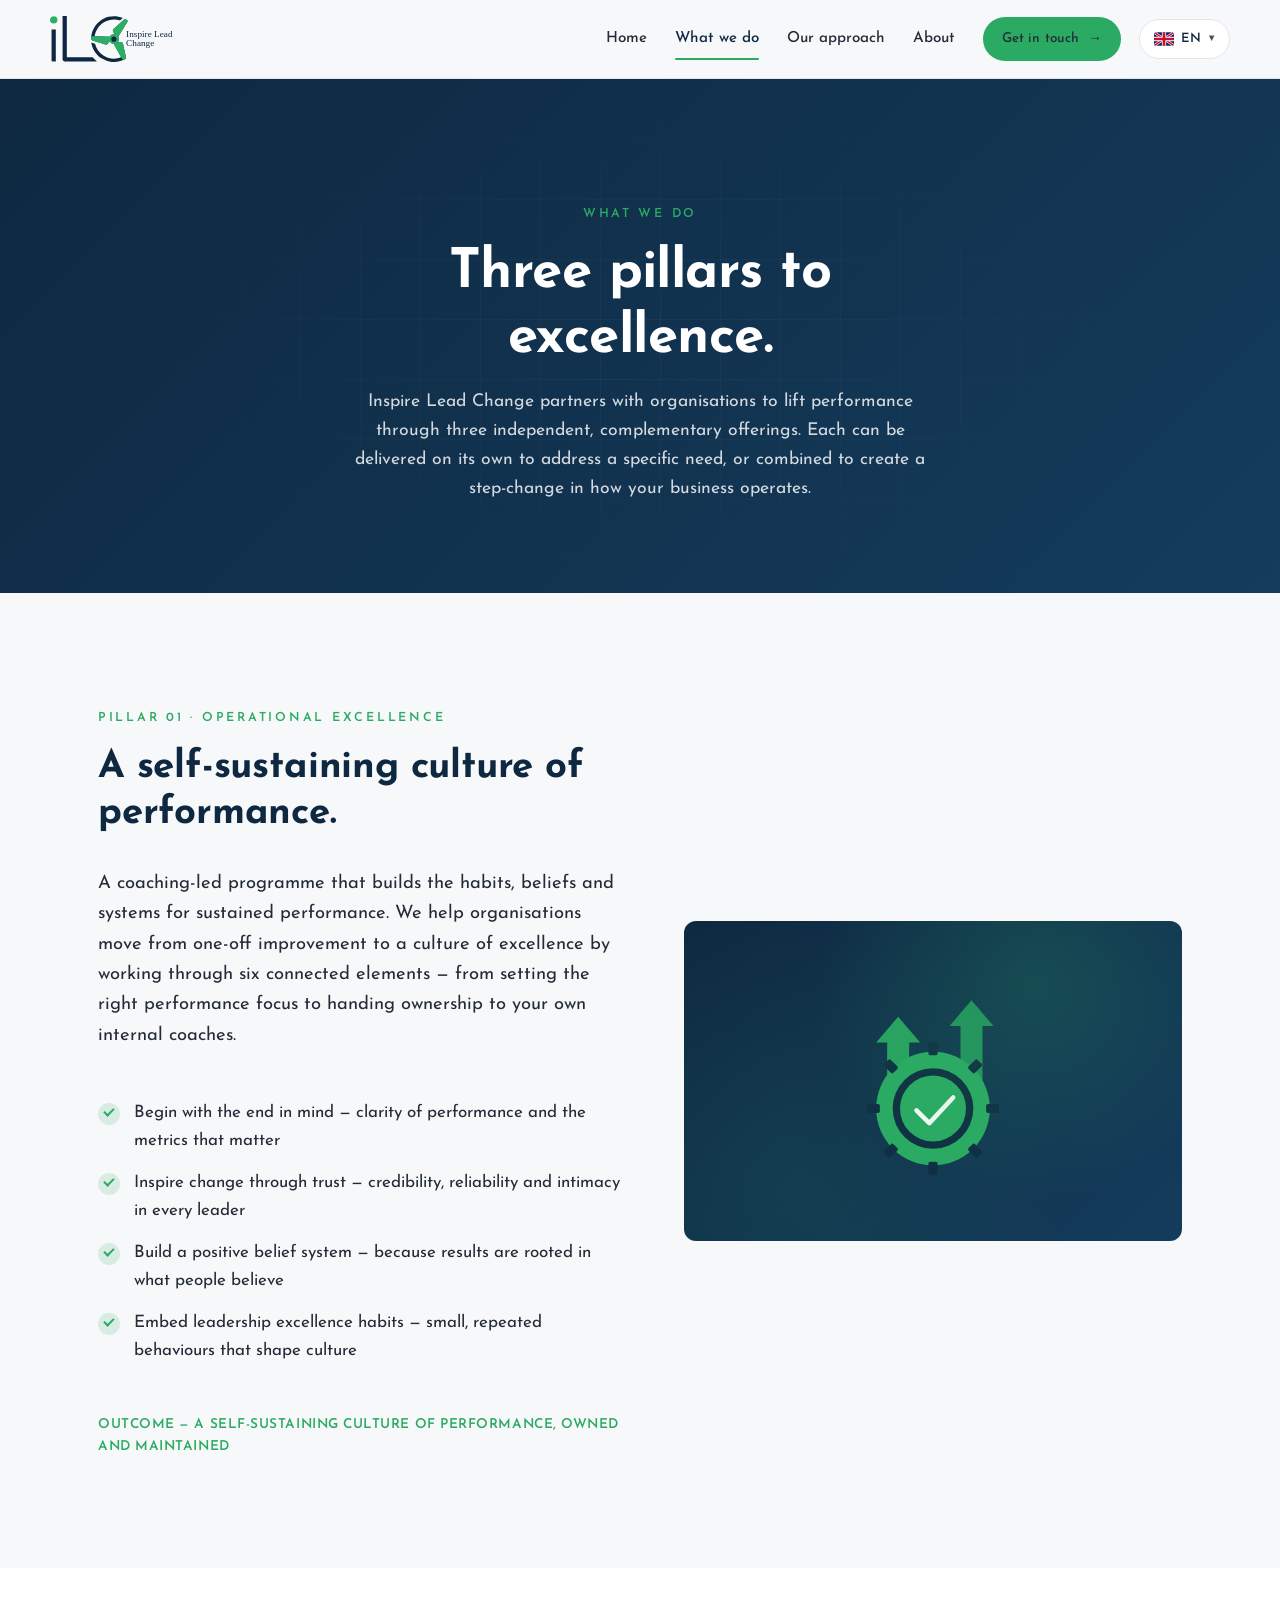
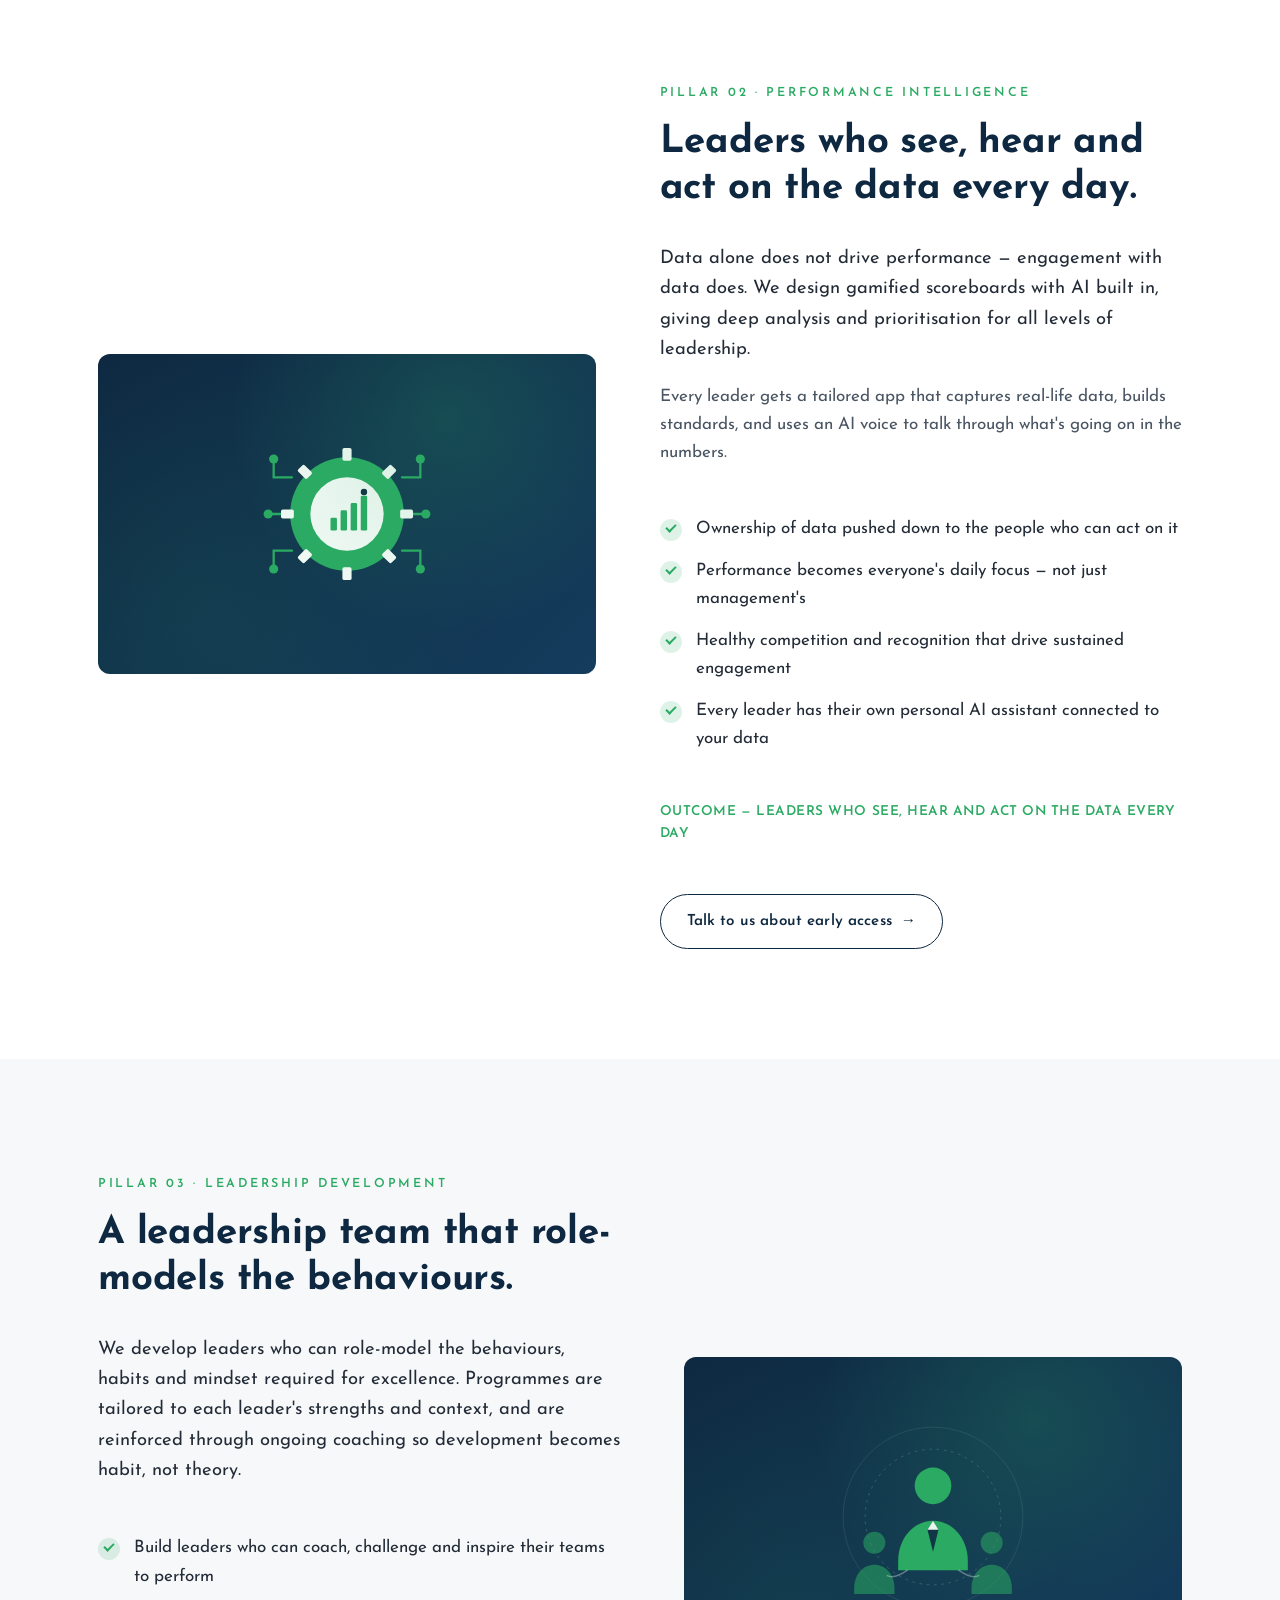
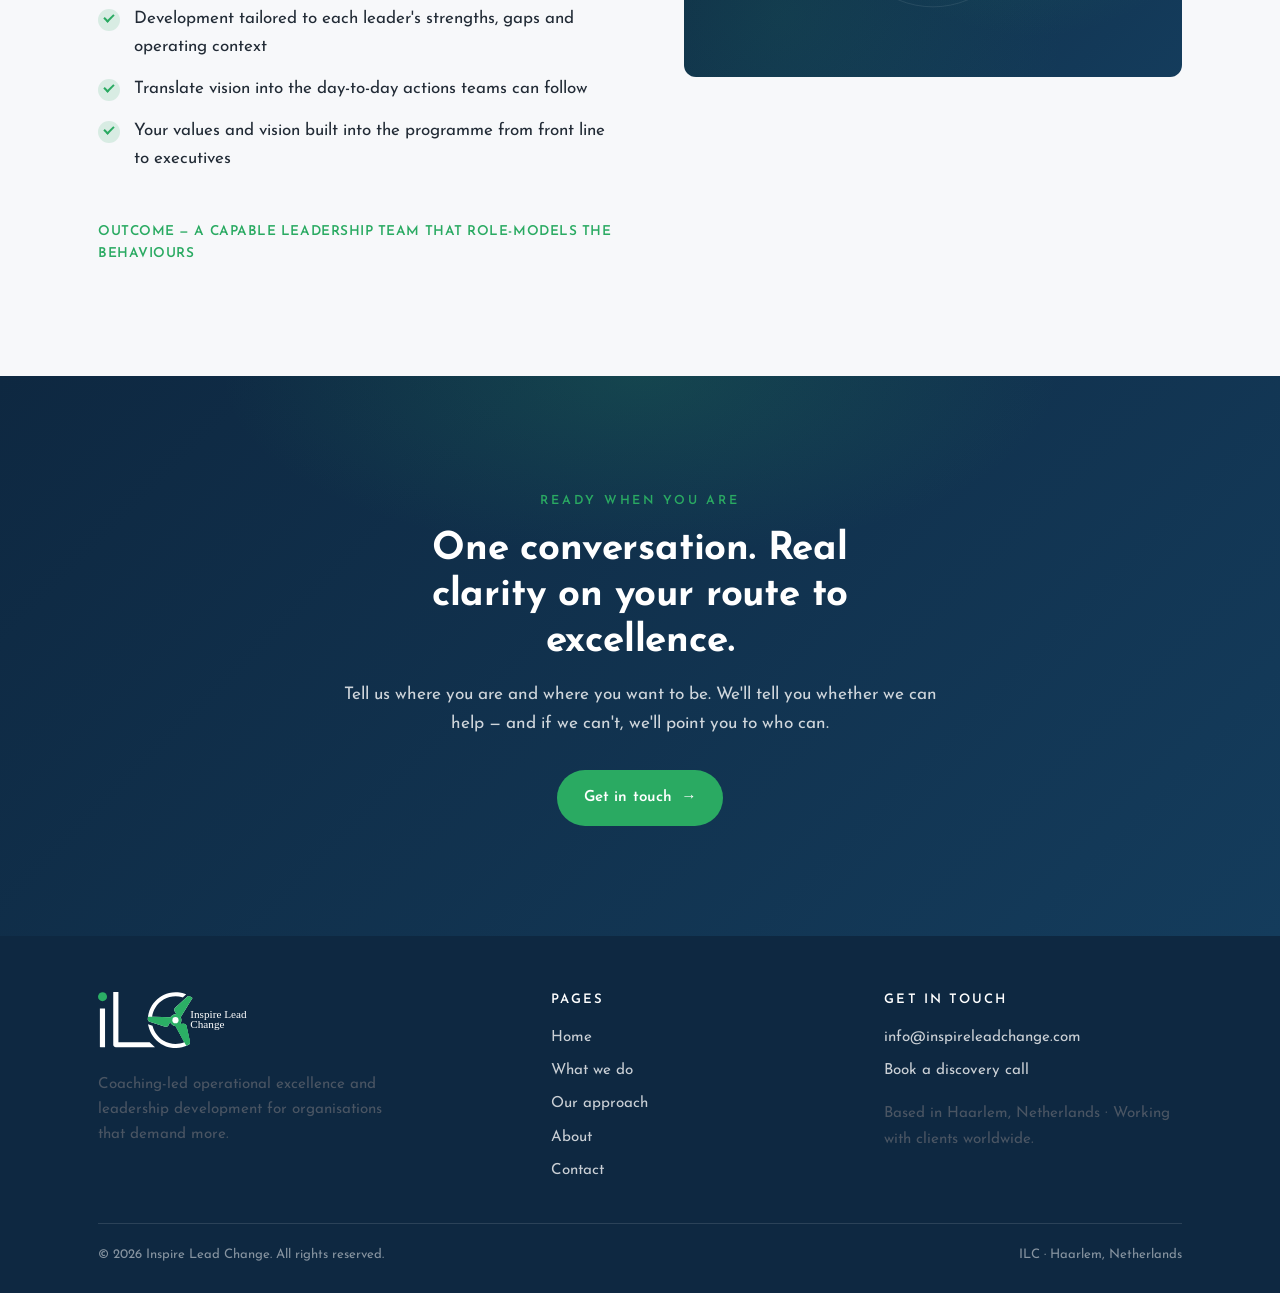
<file: what-we-do.html>
<!DOCTYPE html>
<html lang="en">
<head>
<meta charset="UTF-8">
<meta name="viewport" content="width=device-width, initial-scale=1.0">
<title data-i18n="w.meta.title">What we do — Inspire Lead Change</title>
<meta name="description" data-i18n-content="w.meta.desc" content="Three pillars to excellence — Operational Excellence, Performance Intelligence, and Leadership Development. Coaching-led programmes from Inspire Lead Change (ILC).">
<meta name="theme-color" content="#0E2841">
<link rel="icon" type="image/svg+xml" href="assets/icon.svg">
<link rel="preconnect" href="https://fonts.googleapis.com">
<link rel="preconnect" href="https://fonts.gstatic.com" crossorigin>
<link href="https://fonts.googleapis.com/css2?family=Josefin+Sans:ital,wght@0,300;0,400;0,500;0,600;0,700;1,400&display=swap" rel="stylesheet">
<link rel="stylesheet" href="styles.css">
</head>
<body>

<header class="site-header">
  <div class="container nav">
    <a href="index.html" class="brand" aria-label="Inspire Lead Change — Route to Excellence">
      <img class="brand-logo" src="assets/logo.svg" alt="Inspire Lead Change">
    </a>
    <nav class="nav-links" id="primary-nav">
      <a href="index.html" data-i18n="nav.home">Home</a>
      <a href="what-we-do.html" class="active" data-i18n="nav.what">What we do</a>
      <a href="our-approach.html" data-i18n="nav.approach">Our approach</a>
      <a href="about.html" data-i18n="nav.about">About</a>
      <a href="contact.html" class="btn btn-primary" data-i18n="nav.contact">Get in touch <span class="arrow">→</span></a>
    </nav>
    <div class="lang-switch">
      <button class="lang-btn" type="button" aria-haspopup="true" aria-expanded="false" aria-label="Change language" data-i18n-aria="lang.label">
        <span class="flag" aria-hidden="true"><svg viewBox="0 0 60 40" xmlns="http://www.w3.org/2000/svg" aria-hidden="true"><rect width="60" height="40" fill="#012169"/><path d="M0,0 L60,40 M60,0 L0,40" stroke="#fff" stroke-width="8"/><path d="M0,0 L60,40 M60,0 L0,40" stroke="#C8102E" stroke-width="4.5"/><path d="M30,0 V40 M0,20 H60" stroke="#fff" stroke-width="13"/><path d="M30,0 V40 M0,20 H60" stroke="#C8102E" stroke-width="8"/></svg></span>
        <span class="code">EN</span>
        <span class="caret">▾</span>
      </button>
      <div class="lang-menu" role="menu">
        <button type="button" data-lang="en" aria-current="true">English</button>
        <button type="button" data-lang="nl">Nederlands</button>
        <button type="button" data-lang="de">Deutsch</button>
        <button type="button" data-lang="fr">Français</button>
      </div>
    </div>
    <button class="nav-toggle" aria-expanded="false" aria-controls="primary-nav" aria-label="Open menu" data-i18n-aria="nav.menu">
      <span></span><span></span><span></span>
    </button>
  </div>
</header>

<section class="page-head">
  <div class="container">
    <span class="eyebrow" data-i18n="nav.what">What we do</span>
    <h1 data-i18n="wwd.title">Three pillars to excellence.</h1>
    <p data-i18n="w.head.sub">Inspire Lead Change partners with organisations to lift performance through three independent, complementary offerings. Each can be delivered on its own to address a specific need, or combined to create a step-change in how your business operates.</p>
  </div>
</section>

<!-- ============ PILLAR 1 — OPERATIONAL EXCELLENCE ============ -->
<section>
  <div class="container split">
    <div>
      <span class="eyebrow" data-i18n="w.p1.eyebrow">Pillar 01 · Operational Excellence</span>
      <h2 data-i18n="w.p1.title">A self-sustaining culture of performance.</h2>
      <p class="lead mt-2" data-i18n="w.p1.lead">A coaching-led programme that builds the habits, beliefs and systems for sustained performance. We help organisations move from one-off improvement to a culture of excellence by working through six connected elements — from setting the right performance focus to handing ownership to your own internal coaches.</p>
      <ul class="tick-list mt-3">
        <li data-i18n="w.p1.li1">Begin with the end in mind — clarity of performance and the metrics that matter</li>
        <li data-i18n="w.p1.li2">Inspire change through trust — credibility, reliability and intimacy in every leader</li>
        <li data-i18n="w.p1.li3">Build a positive belief system — because results are rooted in what people believe</li>
        <li data-i18n="w.p1.li4">Embed leadership excellence habits — small, repeated behaviours that shape culture</li>
      </ul>
      <p class="mt-3" style="color: var(--green); font-weight: 600; letter-spacing: .04em; text-transform: uppercase; font-size: .85rem;" data-i18n="w.p1.outcome">Outcome — a self-sustaining culture of performance, owned and maintained</p>
    </div>
    <div class="illustration">
      <!-- Gear with upward arrows + checkmark — Operational Excellence -->
      <svg viewBox="0 0 240 240" width="220" height="220" aria-hidden="true" xmlns="http://www.w3.org/2000/svg">
        <!-- Upward growth arrows behind the gear -->
        <g fill="#2AAA62" opacity=".95">
          <path d="M70 120 L70 78 L58 78 L82 50 L106 78 L94 78 L94 120 Z"/>
          <path d="M150 120 L150 60 L138 60 L162 32 L186 60 L174 60 L174 120 Z" opacity=".85"/>
        </g>
        <!-- Gear teeth ring -->
        <g fill="#2AAA62">
          <circle cx="120" cy="150" r="62"/>
        </g>
        <g fill="#0E2841">
          <!-- 8 gear teeth as rectangles around the gear -->
          <rect x="115" y="78"  width="10" height="14" rx="2" transform="rotate(0 120 150)"/>
          <rect x="115" y="78"  width="10" height="14" rx="2" transform="rotate(45 120 150)"/>
          <rect x="115" y="78"  width="10" height="14" rx="2" transform="rotate(90 120 150)"/>
          <rect x="115" y="78"  width="10" height="14" rx="2" transform="rotate(135 120 150)"/>
          <rect x="115" y="78"  width="10" height="14" rx="2" transform="rotate(180 120 150)"/>
          <rect x="115" y="78"  width="10" height="14" rx="2" transform="rotate(225 120 150)"/>
          <rect x="115" y="78"  width="10" height="14" rx="2" transform="rotate(270 120 150)"/>
          <rect x="115" y="78"  width="10" height="14" rx="2" transform="rotate(315 120 150)"/>
        </g>
        <!-- Inner gear hub -->
        <circle cx="120" cy="150" r="44" fill="#0E2841"/>
        <circle cx="120" cy="150" r="36" fill="#2AAA62"/>
        <!-- Checkmark inside -->
        <path d="M102 152 L116 166 L142 138" fill="none" stroke="#fff" stroke-width="5" stroke-linecap="round" stroke-linejoin="round"/>
      </svg>
    </div>
  </div>
</section>

<!-- ============ PILLAR 2 — PERFORMANCE INTELLIGENCE ============ -->
<section class="bg-white">
  <div class="container split reverse">
    <div class="illustration">
      <!-- Gear with circuit / AI lines — Performance Intelligence -->
      <svg viewBox="0 0 240 240" width="220" height="220" aria-hidden="true" xmlns="http://www.w3.org/2000/svg">
        <!-- Circuit lines branching out from the gear -->
        <g stroke="#2AAA62" stroke-width="2.5" fill="none" stroke-linecap="round">
          <!-- left branches -->
          <path d="M60 80 L40 80 L40 60"/>
          <path d="M58 120 L34 120"/>
          <path d="M60 160 L40 160 L40 180"/>
          <!-- right branches -->
          <path d="M180 80 L200 80 L200 60"/>
          <path d="M182 120 L206 120"/>
          <path d="M180 160 L200 160 L200 180"/>
        </g>
        <!-- Circuit node dots -->
        <g fill="#2AAA62">
          <circle cx="40"  cy="60"  r="5"/>
          <circle cx="34"  cy="120" r="5"/>
          <circle cx="40"  cy="180" r="5"/>
          <circle cx="200" cy="60"  r="5"/>
          <circle cx="206" cy="120" r="5"/>
          <circle cx="200" cy="180" r="5"/>
        </g>
        <!-- Gear body -->
        <circle cx="120" cy="120" r="62" fill="#2AAA62"/>
        <!-- Gear teeth -->
        <g fill="#fff">
          <rect x="115" y="48"  width="10" height="14" rx="2" transform="rotate(0 120 120)"/>
          <rect x="115" y="48"  width="10" height="14" rx="2" transform="rotate(45 120 120)"/>
          <rect x="115" y="48"  width="10" height="14" rx="2" transform="rotate(90 120 120)"/>
          <rect x="115" y="48"  width="10" height="14" rx="2" transform="rotate(135 120 120)"/>
          <rect x="115" y="48"  width="10" height="14" rx="2" transform="rotate(180 120 120)"/>
          <rect x="115" y="48"  width="10" height="14" rx="2" transform="rotate(225 120 120)"/>
          <rect x="115" y="48"  width="10" height="14" rx="2" transform="rotate(270 120 120)"/>
          <rect x="115" y="48"  width="10" height="14" rx="2" transform="rotate(315 120 120)"/>
        </g>
        <!-- Inner hub with bar chart -->
        <circle cx="120" cy="120" r="40" fill="#fff"/>
        <g fill="#2AAA62">
          <rect x="102" y="124" width="7" height="14" rx="1.5"/>
          <rect x="113" y="116" width="7" height="22" rx="1.5"/>
          <rect x="124" y="108" width="7" height="30" rx="1.5"/>
          <rect x="135" y="100" width="7" height="38" rx="1.5"/>
        </g>
        <!-- Spark dot on top of tallest bar -->
        <circle cx="138.5" cy="96" r="3.5" fill="#0E2841"/>
      </svg>
    </div>
    <div>
      <span class="eyebrow" data-i18n="w.p2.eyebrow">Pillar 02 · Performance Intelligence</span>
      <h2 data-i18n="w.p2.title">Leaders who see, hear and act on the data every day.</h2>
      <p class="lead mt-2" data-i18n="w.p2.lead">Data alone does not drive performance — engagement with data does. We design gamified scoreboards with AI built in, giving deep analysis and prioritisation for all levels of leadership.</p>
      <p data-i18n="w.p2.p">Every leader gets a tailored app that captures real-life data, builds standards, and uses an AI voice to talk through what's going on in the numbers.</p>
      <ul class="tick-list mt-3">
        <li data-i18n="w.p2.li1">Ownership of data pushed down to the people who can act on it</li>
        <li data-i18n="w.p2.li2">Performance becomes everyone's daily focus — not just management's</li>
        <li data-i18n="w.p2.li3">Healthy competition and recognition that drive sustained engagement</li>
        <li data-i18n="w.p2.li4">Every leader has their own personal AI assistant connected to your data</li>
      </ul>
      <p class="mt-3" style="color: var(--green); font-weight: 600; letter-spacing: .04em; text-transform: uppercase; font-size: .85rem;" data-i18n="w.p2.outcome">Outcome — leaders who see, hear and act on the data every day</p>
      <div class="mt-3">
        <a href="contact.html" class="btn btn-outline" data-i18n="w.p2.btn">Talk to us about early access <span class="arrow">→</span></a>
      </div>
    </div>
  </div>
</section>

<!-- ============ PILLAR 3 — LEADERSHIP DEVELOPMENT ============ -->
<section>
  <div class="container split">
    <div>
      <span class="eyebrow" data-i18n="w.p3.eyebrow">Pillar 03 · Leadership Development</span>
      <h2 data-i18n="w.p3.title">A leadership team that role-models the behaviours.</h2>
      <p class="lead mt-2" data-i18n="w.p3.lead">We develop leaders who can role-model the behaviours, habits and mindset required for excellence. Programmes are tailored to each leader's strengths and context, and are reinforced through ongoing coaching so development becomes habit, not theory.</p>
      <ul class="tick-list mt-3">
        <li data-i18n="w.p3.li1">Build leaders who can coach, challenge and inspire their teams to perform</li>
        <li data-i18n="w.p3.li2">Development tailored to each leader's strengths, gaps and operating context</li>
        <li data-i18n="w.p3.li3">Translate vision into the day-to-day actions teams can follow</li>
        <li data-i18n="w.p3.li4">Your values and vision built into the programme from front line to executives</li>
      </ul>
      <p class="mt-3" style="color: var(--green); font-weight: 600; letter-spacing: .04em; text-transform: uppercase; font-size: .85rem;" data-i18n="w.p3.outcome">Outcome — a capable leadership team that role-models the behaviours</p>
    </div>
    <div class="illustration">
      <!-- Leader silhouette with team underneath — Leadership Development -->
      <svg viewBox="0 0 240 240" width="220" height="220" aria-hidden="true" xmlns="http://www.w3.org/2000/svg">
        <!-- Soft ring background -->
        <circle cx="120" cy="120" r="98" fill="none" stroke="rgba(255,255,255,.10)" stroke-width="1"/>
        <circle cx="120" cy="120" r="74" fill="none" stroke="rgba(255,255,255,.18)" stroke-width="1" stroke-dasharray="3 5"/>
        <!-- Lead figure (centre) -->
        <g>
          <!-- head -->
          <circle cx="120" cy="86" r="20" fill="#2AAA62"/>
          <!-- shoulders / body -->
          <path d="M82 168 C82 142 100 124 120 124 C140 124 158 142 158 168 L158 178 L82 178 Z" fill="#2AAA62"/>
          <!-- tie / collar accent -->
          <path d="M120 124 L114 134 L120 158 L126 134 Z" fill="#0E2841"/>
          <path d="M114 134 L126 134 L120 124 Z" fill="#fff"/>
        </g>
        <!-- Team figures (smaller, flanking) -->
        <g fill="#2AAA62" opacity=".55">
          <!-- left -->
          <circle cx="56" cy="148" r="12"/>
          <path d="M34 198 C34 182 44 172 56 172 C68 172 78 182 78 198 L78 204 L34 204 Z"/>
          <!-- right -->
          <circle cx="184" cy="148" r="12"/>
          <path d="M162 198 C162 182 172 172 184 172 C196 172 206 182 206 198 L206 204 L162 204 Z"/>
        </g>
        <!-- Connecting lines from leader down to team -->
        <g stroke="rgba(255,255,255,.35)" stroke-width="1.5" fill="none" stroke-linecap="round">
          <path d="M92 178 Q78 188 70 184"/>
          <path d="M148 178 Q162 188 170 184"/>
        </g>
      </svg>
    </div>
  </div>
</section>

<!-- ============ CTA ============ -->
<section class="cta-band">
  <div class="container">
    <span class="eyebrow" data-i18n="w.cta.eyebrow">Ready when you are</span>
    <h2 data-i18n="w.cta.title">One conversation. Real clarity on your route to excellence.</h2>
    <p data-i18n="w.cta.sub">Tell us where you are and where you want to be. We'll tell you whether we can help — and if we can't, we'll point you to who can.</p>
    <a href="contact.html" class="btn btn-primary" data-i18n="nav.contact">Get in touch <span class="arrow">→</span></a>
  </div>
</section>

<footer class="site-footer">
  <div class="container">
    <div class="row">
      <div>
        <div class="brand">
          <img class="brand-logo" src="assets/logo-light.svg" alt="Inspire Lead Change">
        </div>
        <p class="tag" data-i18n="footer.tagline">Coaching-led operational excellence and leadership development for organisations that demand more.</p>
      </div>
      <div>
        <h4 data-i18n="footer.pages">Pages</h4>
        <a href="index.html" data-i18n="nav.home">Home</a>
        <a href="what-we-do.html" data-i18n="nav.what">What we do</a>
        <a href="our-approach.html" data-i18n="nav.approach">Our approach</a>
        <a href="about.html" data-i18n="nav.about">About</a>
        <a href="contact.html" data-i18n="footer.contactlink">Contact</a>
      </div>
      <div>
        <h4 data-i18n="footer.get">Get in touch</h4>
        <a href="mailto:info@inspireleadchange.com">info@inspireleadchange.com</a>
        <a href="contact.html" data-i18n="footer.book">Book a discovery call</a>
        <p class="tag" style="margin-top: 14px;" data-i18n="footer.based">Based in Haarlem, Netherlands · Working with clients worldwide.</p>
      </div>
    </div>
    <div class="legal">
      <span data-i18n="footer.rights">© <span id="year"></span> Inspire Lead Change. All rights reserved.</span>
      <span data-i18n="footer.loc">ILC · Haarlem, Netherlands</span>
    </div>
  </div>
</footer>

<script src="translations.js?v=2"></script>
<script src="script.js?v=2"></script>
</body>
</html>
</file>
<file: styles.css>
/* ==========================================================================
   Inspire Lead Change — site styles
   Brand: deep navy + bright green, classic & polished
   ========================================================================== */

/* ----- 1. Reset & base ----- */
*, *::before, *::after { box-sizing: border-box; margin: 0; padding: 0; }
html { scroll-behavior: smooth; -webkit-text-size-adjust: 100%; }
img, svg { max-width: 100%; height: auto; display: block; }
button, input, textarea, select { font: inherit; color: inherit; }
a { color: inherit; text-decoration: none; }

/* ----- 2. Design tokens ----- */
:root {
  --navy:        #0E2841;
  --navy-mid:    #143C5C;
  --navy-soft:   #1B4D78;
  --green:       #2AAA62;
  --green-dark:  #1F8A4F;
  --bg:          #F7F8FA;
  --white:       #FFFFFF;
  --ink:         #222B36;
  --ink-soft:    #4A5563;
  --line:        #E2E6EC;

  --max:        1180px;
  --gutter:     clamp(20px, 4vw, 48px);
  --radius:     12px;

  --font-head:  'Josefin Sans', -apple-system, BlinkMacSystemFont, 'Segoe UI', sans-serif;
  --font-body:  'Josefin Sans', -apple-system, BlinkMacSystemFont, 'Segoe UI', Roboto, sans-serif;

  --shadow-sm:  0 1px 2px rgba(14,40,65,.05), 0 2px 8px rgba(14,40,65,.06);
  --shadow-md:  0 4px 12px rgba(14,40,65,.08), 0 12px 32px rgba(14,40,65,.10);
}

body {
  font-family: var(--font-body);
  font-size: 17px;
  line-height: 1.65;
  color: var(--ink);
  background: var(--bg);
  -webkit-font-smoothing: antialiased;
  -moz-osx-font-smoothing: grayscale;
}

/* ----- 3. Typography ----- */
h1, h2, h3, h4 { font-family: var(--font-head); color: var(--navy); line-height: 1.2; font-weight: 700; }
h1 { font-size: clamp(2rem, 4.6vw, 3.4rem); letter-spacing: -.01em; }
h2 { font-size: clamp(1.6rem, 3.4vw, 2.4rem); letter-spacing: -.005em; }
h3 { font-size: clamp(1.2rem, 2vw, 1.4rem); }
h4 { font-size: 1.05rem; }

p { color: var(--ink-soft); }
p + p { margin-top: 1em; }

.eyebrow {
  display: inline-block;
  font-family: var(--font-body);
  font-size: .78rem;
  font-weight: 600;
  letter-spacing: .22em;
  text-transform: uppercase;
  color: var(--green);
  margin-bottom: 1rem;
}

.lead {
  font-size: 1.15rem;
  color: var(--ink);
  max-width: 62ch;
}

/* ----- 4. Layout helpers ----- */
.container { width: 100%; max-width: var(--max); margin: 0 auto; padding: 0 var(--gutter); }
section { padding: clamp(60px, 9vw, 110px) 0; }
.section-head { text-align: center; max-width: 720px; margin: 0 auto clamp(36px, 5vw, 60px); }
.section-head p { margin-top: .8rem; }

.grid { display: grid; gap: clamp(20px, 3vw, 32px); }
.grid-2 { grid-template-columns: repeat(2, 1fr); }
.grid-3 { grid-template-columns: repeat(3, 1fr); }
.grid-4 { grid-template-columns: repeat(4, 1fr); }

@media (max-width: 880px) {
  .grid-3, .grid-4 { grid-template-columns: repeat(2, 1fr); }
}
@media (max-width: 560px) {
  .grid-2, .grid-3, .grid-4 { grid-template-columns: 1fr; }
}

/* ----- 5. Buttons ----- */
.btn {
  display: inline-flex; align-items: center; gap: .55rem;
  padding: 14px 26px;
  border-radius: 999px;
  font-weight: 600;
  font-size: .95rem;
  letter-spacing: .01em;
  border: 1px solid transparent;
  cursor: pointer;
  transition: transform .15s ease, background-color .2s ease, border-color .2s ease, color .2s ease;
  white-space: nowrap;
}
.btn-primary { background: var(--green); color: var(--white); }
.btn-primary:hover { background: var(--green-dark); transform: translateY(-1px); }
.btn-ghost { background: transparent; color: var(--white); border-color: rgba(255,255,255,.4); }
.btn-ghost:hover { background: rgba(255,255,255,.08); border-color: rgba(255,255,255,.7); }
.btn-outline { background: transparent; color: var(--navy); border-color: var(--navy); }
.btn-outline:hover { background: var(--navy); color: var(--white); }
.btn .arrow { transition: transform .2s ease; }
.btn:hover .arrow { transform: translateX(3px); }

/* ----- 6. Header / nav ----- */
.site-header {
  position: sticky; top: 0; z-index: 50;
  background: rgba(247,248,250,.92);
  backdrop-filter: saturate(140%) blur(8px);
  border-bottom: 1px solid var(--line);
}
.site-header .nav {
  display: flex; align-items: center; justify-content: flex-start;
  gap: 18px;
  padding: 16px 0;
}
.brand { display: inline-flex; align-items: center; line-height: 0; }
.brand-logo { height: 46px; width: auto; display: block; border-radius: 4px; }
@media (max-width: 480px) { .brand-logo { height: 38px; } }

.nav-links { display: flex; align-items: center; gap: 28px; margin-left: auto; }
.nav-links a { font-size: .95rem; font-weight: 500; color: var(--ink); padding: 6px 0; position: relative; }
.nav-links a:hover { color: var(--navy); }
.nav-links a.active { color: var(--navy); }
.nav-links a.active::after { content: ''; position: absolute; left: 0; right: 0; bottom: -2px; height: 2px; background: var(--green); border-radius: 2px; }
.nav-links .btn { padding: 10px 18px; font-size: .85rem; }

.nav-toggle {
  display: none;
  background: transparent; border: 0; padding: 6px;
  cursor: pointer;
}
.nav-toggle span { display: block; width: 24px; height: 2px; background: var(--navy); margin: 5px 0; transition: transform .25s, opacity .2s; border-radius: 2px; }
.nav-toggle[aria-expanded="true"] span:nth-child(1) { transform: translateY(7px) rotate(45deg); }
.nav-toggle[aria-expanded="true"] span:nth-child(2) { opacity: 0; }
.nav-toggle[aria-expanded="true"] span:nth-child(3) { transform: translateY(-7px) rotate(-45deg); }

/* ----- 6b. Language switcher ----- */
.lang-switch { position: relative; flex-shrink: 0; }
.lang-btn {
  display: inline-flex; align-items: center; gap: 7px;
  padding: 8px 14px;
  border: 1px solid var(--line);
  border-radius: 999px;
  background: var(--white);
  font-size: .8rem; font-weight: 600; letter-spacing: .08em;
  color: var(--navy);
  cursor: pointer;
  transition: border-color .2s ease, box-shadow .2s ease;
}
.lang-btn:hover { border-color: var(--green); box-shadow: var(--shadow-sm); }
.lang-switch .flag {
  display: inline-flex; width: 20px; height: 14px;
  border-radius: 2.5px; overflow: hidden; flex-shrink: 0;
  box-shadow: inset 0 0 0 1px rgba(14,40,65,.12);
}
.lang-switch .flag svg { width: 100%; height: 100%; display: block; }
.lang-btn .caret { font-size: .6rem; color: var(--ink-soft); }
.lang-menu {
  position: absolute; right: 0; top: calc(100% + 8px);
  background: var(--white);
  border: 1px solid var(--line);
  border-radius: 10px;
  box-shadow: var(--shadow-md);
  padding: 6px;
  min-width: 160px;
  display: none;
  z-index: 60;
}
.lang-switch[data-open="true"] .lang-menu { display: block; }
.lang-menu button {
  display: flex; width: 100%; align-items: center; justify-content: flex-start; gap: 10px;
  padding: 9px 12px;
  border: 0; background: transparent;
  border-radius: 7px;
  font-size: .9rem;
  color: var(--ink);
  cursor: pointer;
  text-align: left;
}
.lang-menu button:hover { background: var(--bg); color: var(--navy); }
.lang-menu button[aria-current="true"] { color: var(--green-dark); font-weight: 600; }
.lang-menu button[aria-current="true"]::after { content: '✓'; color: var(--green); margin-left: auto; }

@media (max-width: 880px) {
  .nav-toggle { display: block; }
  .lang-switch { margin-left: auto; }
  .lang-btn { padding: 7px 12px; }
  .nav-links {
    position: absolute; left: 0; right: 0; top: 100%;
    background: var(--white);
    flex-direction: column;
    gap: 0;
    padding: 12px 0;
    border-bottom: 1px solid var(--line);
    box-shadow: var(--shadow-sm);
    transform: translateY(-12px);
    opacity: 0; visibility: hidden;
    transition: opacity .2s ease, transform .2s ease, visibility 0s linear .2s;
  }
  .nav-links[data-open="true"] { transform: none; opacity: 1; visibility: visible; transition-delay: 0s; }
  .nav-links a { display: block; width: 100%; padding: 14px var(--gutter); border-top: 1px solid var(--line); }
  .nav-links a:first-child { border-top: 0; }
  .nav-links a.active::after { display: none; }
  .nav-links .btn { margin: 12px var(--gutter); }
}

/* ----- 7. Hero ----- */
.hero {
  background:
    radial-gradient(1200px 500px at 80% -10%, rgba(42,170,98,.18), transparent 60%),
    linear-gradient(180deg, var(--navy) 0%, var(--navy-mid) 100%);
  color: var(--white);
  padding: clamp(80px, 14vw, 160px) 0 clamp(72px, 12vw, 130px);
  position: relative;
  overflow: hidden;
}
.hero::before {
  content: '';
  position: absolute; inset: 0;
  background-image:
    linear-gradient(rgba(255,255,255,.04) 1px, transparent 1px),
    linear-gradient(90deg, rgba(255,255,255,.04) 1px, transparent 1px);
  background-size: 60px 60px;
  mask-image: radial-gradient(800px 400px at 20% 30%, black, transparent 70%);
  pointer-events: none;
}
.hero .container { position: relative; }
.hero .eyebrow { color: var(--green); }
.hero h1 { color: var(--white); max-width: 17ch; margin-bottom: 1.4rem; }
.hero p { color: rgba(255,255,255,.82); font-size: 1.15rem; max-width: 58ch; margin-bottom: 2rem; }
.hero .cta-row { display: flex; flex-wrap: wrap; gap: 14px; }

/* ----- 8. Stat bar ----- */
.stat-bar {
  background: var(--white);
  border-top: 1px solid var(--line);
  border-bottom: 1px solid var(--line);
  padding: 36px 0;
}
.stat-bar .row { display: grid; grid-template-columns: repeat(3, 1fr); gap: 24px; text-align: center; }
.stat-bar .num { font-family: var(--font-head); font-size: clamp(1.8rem, 3.5vw, 2.6rem); color: var(--green); font-weight: 700; line-height: 1; }
.stat-bar .lbl { display: block; font-size: .82rem; letter-spacing: .14em; text-transform: uppercase; color: var(--ink-soft); margin-top: 8px; }
@media (max-width: 640px) { .stat-bar .row { grid-template-columns: 1fr; gap: 28px; } }

/* ----- 9. Cards / pillars ----- */
.card {
  background: var(--white);
  border: 1px solid var(--line);
  border-radius: var(--radius);
  padding: 32px;
  transition: transform .2s ease, box-shadow .2s ease, border-color .2s ease;
  position: relative;
}
.card:hover { transform: translateY(-3px); box-shadow: var(--shadow-md); border-color: rgba(42,170,98,.4); }
.card .icon {
  width: 46px; height: 46px;
  display: inline-flex; align-items: center; justify-content: center;
  background: rgba(42,170,98,.12);
  color: var(--green);
  border-radius: 12px;
  margin-bottom: 18px;
}
.card h3 { margin-bottom: 8px; }
.card .badge {
  display: inline-block;
  font-size: .68rem; font-weight: 600;
  letter-spacing: .14em; text-transform: uppercase;
  color: var(--green);
  background: rgba(42,170,98,.12);
  padding: 3px 10px;
  border-radius: 999px;
  margin-left: 8px;
  vertical-align: middle;
}

/* ----- 10. Tick list ----- */
.tick-list { list-style: none; padding: 0; display: grid; gap: 14px; }
.tick-list li { position: relative; padding-left: 36px; color: var(--ink); }
.tick-list li::before {
  content: ''; position: absolute; left: 0; top: 4px;
  width: 22px; height: 22px;
  background: rgba(42,170,98,.15);
  border-radius: 50%;
}
.tick-list li::after {
  content: ''; position: absolute; left: 6px; top: 9px;
  width: 10px; height: 6px;
  border-left: 2px solid var(--green);
  border-bottom: 2px solid var(--green);
  transform: rotate(-45deg);
}
.tick-list.two-col { grid-template-columns: 1fr 1fr; }
@media (max-width: 640px) { .tick-list.two-col { grid-template-columns: 1fr; } }

/* ----- 11. Outcomes ----- */
.outcomes { background: var(--white); }
.outcome-grid { display: grid; grid-template-columns: repeat(2, 1fr); gap: 18px; max-width: 980px; margin: 0 auto; }
.outcome {
  display: flex; align-items: flex-start; gap: 18px;
  padding: 22px 24px;
  background: var(--bg);
  border-left: 3px solid var(--green);
  border-radius: 4px 12px 12px 4px;
}
.outcome .big { font-family: var(--font-head); font-size: 1.8rem; font-weight: 700; color: var(--navy); line-height: 1; flex-shrink: 0; min-width: 100px; }
.outcome .desc { font-size: .98rem; color: var(--ink); line-height: 1.5; }
@media (max-width: 720px) {
  .outcome-grid { grid-template-columns: 1fr; }
  .outcome { flex-direction: column; gap: 4px; }
  .outcome .big { font-size: 1.6rem; }
}

/* ----- 12. Logo wall ----- */
.logos { background: var(--bg); }
.logo-wall {
  display: grid;
  grid-template-columns: repeat(4, 1fr);
  gap: 4px;
  background: var(--line);
  border-radius: var(--radius);
  overflow: hidden;
  border: 1px solid var(--line);
}
.logo-wall .lg {
  background: var(--white);
  padding: 28px 18px;
  text-align: center;
  font-family: var(--font-head);
  font-weight: 600;
  font-size: 1.05rem;
  color: var(--navy);
  letter-spacing: .01em;
  display: flex; align-items: center; justify-content: center;
  min-height: 92px;
  transition: background-color .2s ease, color .2s ease;
}
.logo-wall .lg:hover { background: var(--navy); color: var(--white); }
@media (max-width: 880px) { .logo-wall { grid-template-columns: repeat(3, 1fr); } }
@media (max-width: 560px) { .logo-wall { grid-template-columns: repeat(2, 1fr); } }

/* ----- 13. Two-column section ----- */
.split { display: grid; grid-template-columns: 1.05fr 1fr; gap: clamp(28px, 5vw, 80px); align-items: center; }
.split.reverse { grid-template-columns: 1fr 1.05fr; }
@media (max-width: 880px) { .split, .split.reverse { grid-template-columns: 1fr; } .split.reverse > :first-child { order: 2; } }

.illustration {
  background: linear-gradient(135deg, var(--navy) 0%, var(--navy-mid) 100%);
  border-radius: var(--radius);
  padding: 44px;
  color: var(--white);
  position: relative;
  overflow: hidden;
  min-height: 320px;
  display: flex; align-items: center; justify-content: center;
}
.illustration::before {
  content: '';
  position: absolute; inset: 0;
  background-image:
    radial-gradient(circle at 70% 20%, rgba(42,170,98,.22), transparent 50%),
    radial-gradient(circle at 20% 80%, rgba(42,170,98,.10), transparent 60%);
}

/* ----- 14. Numbered steps ----- */
.steps { display: grid; gap: 28px; counter-reset: step; }
.step {
  background: var(--white);
  border: 1px solid var(--line);
  border-radius: var(--radius);
  padding: 32px;
  position: relative;
  display: grid;
  grid-template-columns: auto 1fr;
  gap: 28px;
  align-items: start;
}
.step .num {
  font-family: var(--font-head);
  font-size: 2.6rem;
  line-height: 1;
  font-weight: 700;
  color: var(--green);
  min-width: 70px;
}
.step h3 { margin-bottom: 8px; }
@media (max-width: 640px) {
  .step { grid-template-columns: 1fr; gap: 8px; padding: 24px; }
  .step .num { font-size: 2rem; }
}

/* ----- 15. CTA band ----- */
.cta-band {
  background: linear-gradient(135deg, var(--navy) 0%, var(--navy-mid) 100%);
  color: var(--white);
  text-align: center;
  position: relative;
  overflow: hidden;
}
.cta-band::before {
  content: '';
  position: absolute; inset: 0;
  background: radial-gradient(700px 300px at 50% 0%, rgba(42,170,98,.18), transparent 60%);
  pointer-events: none;
}
.cta-band .container { position: relative; }
.cta-band h2 { color: var(--white); max-width: 22ch; margin: 0 auto 1rem; }
.cta-band p { color: rgba(255,255,255,.8); max-width: 56ch; margin: 0 auto 2rem; font-size: 1.08rem; }

/* ----- 16. Footer ----- */
.site-footer {
  background: var(--navy);
  color: rgba(255,255,255,.78);
  padding: 56px 0 28px;
}
.site-footer .row {
  display: grid;
  grid-template-columns: 1.4fr 1fr 1fr;
  gap: 36px;
  margin-bottom: 36px;
}
.site-footer h4 { color: var(--white); font-family: var(--font-body); font-size: .82rem; letter-spacing: .16em; text-transform: uppercase; margin-bottom: 14px; font-weight: 600; }
.site-footer a { color: rgba(255,255,255,.78); display: block; padding: 4px 0; font-size: .95rem; }
.site-footer a:hover { color: var(--green); }
.site-footer .brand-logo { height: 56px; }
.site-footer .tag { margin-top: 14px; font-size: .95rem; max-width: 32ch; }
.site-footer .legal {
  border-top: 1px solid rgba(255,255,255,.12);
  padding-top: 20px;
  display: flex; justify-content: space-between; flex-wrap: wrap; gap: 12px;
  font-size: .82rem;
  color: rgba(255,255,255,.5);
}
@media (max-width: 720px) {
  .site-footer .row { grid-template-columns: 1fr; gap: 28px; }
}

/* ----- 17. Page header (interior pages) ----- */
.page-head {
  background: linear-gradient(135deg, var(--navy) 0%, var(--navy-mid) 100%);
  color: var(--white);
  padding: clamp(64px, 10vw, 120px) 0 clamp(56px, 8vw, 90px);
  text-align: center;
  position: relative;
  overflow: hidden;
}
.page-head::before {
  content: '';
  position: absolute; inset: 0;
  background-image:
    linear-gradient(rgba(255,255,255,.04) 1px, transparent 1px),
    linear-gradient(90deg, rgba(255,255,255,.04) 1px, transparent 1px);
  background-size: 60px 60px;
  mask-image: radial-gradient(700px 350px at 50% 50%, black, transparent 80%);
}
.page-head .container { position: relative; }
.page-head .eyebrow { color: var(--green); }
.page-head h1 { color: var(--white); margin: 0 auto 1rem; max-width: 18ch; }
.page-head p { color: rgba(255,255,255,.82); max-width: 52ch; margin: 0 auto; font-size: 1.1rem; }

/* ----- 18. Bio block (about) ----- */
.bio { display: grid; grid-template-columns: 220px 1fr; gap: 36px; align-items: start; max-width: 880px; margin: 0 auto; }
.bio .photo {
  width: 220px; height: 220px;
  border-radius: 50%;
  background: linear-gradient(135deg, var(--navy) 0%, var(--navy-mid) 100%);
  display: flex; align-items: center; justify-content: center;
  color: var(--white);
  font-family: var(--font-head);
  font-size: 4rem;
  font-weight: 700;
  border: 4px solid var(--white);
  box-shadow: var(--shadow-md);
  flex-shrink: 0;
}
.bio h3 { font-size: 1.5rem; margin-bottom: .15rem; }
.bio .role { color: var(--green); font-size: .85rem; letter-spacing: .14em; text-transform: uppercase; font-weight: 600; margin-bottom: 1rem; display: block; }
@media (max-width: 720px) {
  .bio { grid-template-columns: 1fr; text-align: center; }
  .bio .photo { margin: 0 auto; width: 160px; height: 160px; font-size: 3rem; }
}

/* ----- 19. Forms ----- */
.form-card {
  background: var(--white);
  border: 1px solid var(--line);
  border-radius: var(--radius);
  padding: clamp(28px, 4vw, 44px);
  box-shadow: var(--shadow-sm);
  max-width: 640px;
  margin: 0 auto;
}
.field { margin-bottom: 18px; }
.field label { display: block; font-size: .82rem; font-weight: 600; letter-spacing: .08em; text-transform: uppercase; color: var(--navy); margin-bottom: 8px; }
.field input, .field textarea, .field select {
  width: 100%;
  padding: 13px 16px;
  border: 1px solid var(--line);
  border-radius: 8px;
  background: var(--bg);
  color: var(--ink);
  font-size: 1rem;
  transition: border-color .15s, background-color .15s, box-shadow .15s;
}
.field input:focus, .field textarea:focus, .field select:focus {
  outline: 0;
  border-color: var(--green);
  background: var(--white);
  box-shadow: 0 0 0 3px rgba(42,170,98,.18);
}
.field textarea { min-height: 140px; resize: vertical; }
.form-card .btn { width: 100%; justify-content: center; margin-top: 8px; }
.form-success {
  display: none;
  padding: 16px 18px;
  border-radius: 8px;
  background: rgba(42,170,98,.12);
  color: var(--green-dark);
  font-weight: 500;
  margin-bottom: 18px;
}
.form-success[data-show="true"] { display: block; }

/* ----- 20. Contact info row ----- */
.contact-row {
  display: grid; grid-template-columns: repeat(3, 1fr); gap: 24px;
  margin-bottom: 56px;
}
.contact-row .card { text-align: center; padding: 32px 24px; }
.contact-row .card a { color: var(--navy); font-weight: 500; }
.contact-row .card a:hover { color: var(--green); }
@media (max-width: 720px) { .contact-row { grid-template-columns: 1fr; } }

/* ----- 21. Misc utilities ----- */
.center { text-align: center; }
.mt-2 { margin-top: 2rem; }
.mt-3 { margin-top: 3rem; }
.bg-white { background: var(--white); }
.bg-bg { background: var(--bg); }

/* ----- Founder photo (overrides initials when img present) ----- */
.bio .photo:has(img) { padding: 0; background: var(--navy); }
.bio .photo img {
  width: 100%; height: 100%;
  object-fit: cover;
  border-radius: 50%;
  display: block;
}
</file>
